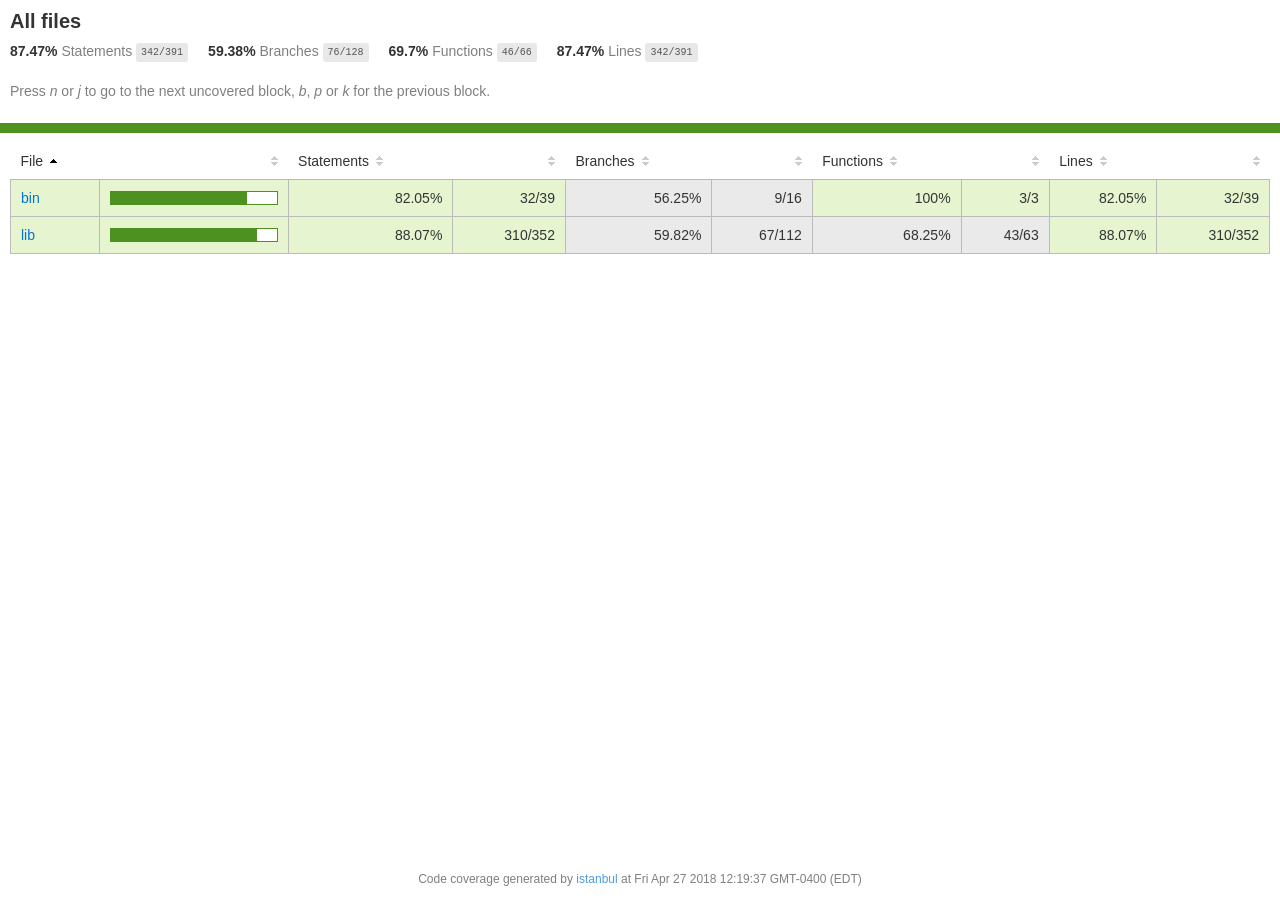
<file: node_modules/vows/coverage/lcov-report/index.html>
<!doctype html>
<html lang="en">
<head>
    <title>Code coverage report for All files</title>
    <meta charset="utf-8" />
    <link rel="stylesheet" href="prettify.css" />
    <link rel="stylesheet" href="base.css" />
    <meta name="viewport" content="width=device-width, initial-scale=1">
    <style type='text/css'>
        .coverage-summary .sorter {
            background-image: url(sort-arrow-sprite.png);
        }
    </style>
</head>
<body>
<div class='wrapper'>
  <div class='pad1'>
    <h1>
      All files
    </h1>
    <div class='clearfix'>
      <div class='fl pad1y space-right2'>
        <span class="strong">87.47% </span>
        <span class="quiet">Statements</span>
        <span class='fraction'>342/391</span>
      </div>
      <div class='fl pad1y space-right2'>
        <span class="strong">59.38% </span>
        <span class="quiet">Branches</span>
        <span class='fraction'>76/128</span>
      </div>
      <div class='fl pad1y space-right2'>
        <span class="strong">69.7% </span>
        <span class="quiet">Functions</span>
        <span class='fraction'>46/66</span>
      </div>
      <div class='fl pad1y space-right2'>
        <span class="strong">87.47% </span>
        <span class="quiet">Lines</span>
        <span class='fraction'>342/391</span>
      </div>
    </div>
    <p class="quiet">
      Press <em>n</em> or <em>j</em> to go to the next uncovered block, <em>b</em>, <em>p</em> or <em>k</em> for the previous block.
    </p>
  </div>
  <div class='status-line high'></div>
<div class="pad1">
<table class="coverage-summary">
<thead>
<tr>
   <th data-col="file" data-fmt="html" data-html="true" class="file">File</th>
   <th data-col="pic" data-type="number" data-fmt="html" data-html="true" class="pic"></th>
   <th data-col="statements" data-type="number" data-fmt="pct" class="pct">Statements</th>
   <th data-col="statements_raw" data-type="number" data-fmt="html" class="abs"></th>
   <th data-col="branches" data-type="number" data-fmt="pct" class="pct">Branches</th>
   <th data-col="branches_raw" data-type="number" data-fmt="html" class="abs"></th>
   <th data-col="functions" data-type="number" data-fmt="pct" class="pct">Functions</th>
   <th data-col="functions_raw" data-type="number" data-fmt="html" class="abs"></th>
   <th data-col="lines" data-type="number" data-fmt="pct" class="pct">Lines</th>
   <th data-col="lines_raw" data-type="number" data-fmt="html" class="abs"></th>
</tr>
</thead>
<tbody><tr>
	<td class="file high" data-value="bin"><a href="bin/index.html">bin</a></td>
	<td data-value="82.05" class="pic high"><div class="chart"><div class="cover-fill" style="width: 82%;"></div><div class="cover-empty" style="width:18%;"></div></div></td>
	<td data-value="82.05" class="pct high">82.05%</td>
	<td data-value="39" class="abs high">32/39</td>
	<td data-value="56.25" class="pct medium">56.25%</td>
	<td data-value="16" class="abs medium">9/16</td>
	<td data-value="100" class="pct high">100%</td>
	<td data-value="3" class="abs high">3/3</td>
	<td data-value="82.05" class="pct high">82.05%</td>
	<td data-value="39" class="abs high">32/39</td>
	</tr>

<tr>
	<td class="file high" data-value="lib"><a href="lib/index.html">lib</a></td>
	<td data-value="88.07" class="pic high"><div class="chart"><div class="cover-fill" style="width: 88%;"></div><div class="cover-empty" style="width:12%;"></div></div></td>
	<td data-value="88.07" class="pct high">88.07%</td>
	<td data-value="352" class="abs high">310/352</td>
	<td data-value="59.82" class="pct medium">59.82%</td>
	<td data-value="112" class="abs medium">67/112</td>
	<td data-value="68.25" class="pct medium">68.25%</td>
	<td data-value="63" class="abs medium">43/63</td>
	<td data-value="88.07" class="pct high">88.07%</td>
	<td data-value="352" class="abs high">310/352</td>
	</tr>

</tbody>
</table>
</div><div class='push'></div><!-- for sticky footer -->
</div><!-- /wrapper -->
<div class='footer quiet pad2 space-top1 center small'>
  Code coverage
  generated by <a href="https://istanbul.js.org/" target="_blank">istanbul</a> at Fri Apr 27 2018 12:19:37 GMT-0400 (EDT)
</div>
</div>
<script src="prettify.js"></script>
<script>
window.onload = function () {
        if (typeof prettyPrint === 'function') {
            prettyPrint();
        }
};
</script>
<script src="sorter.js"></script>
<script src="block-navigation.js"></script>
</body>
</html>
</file>
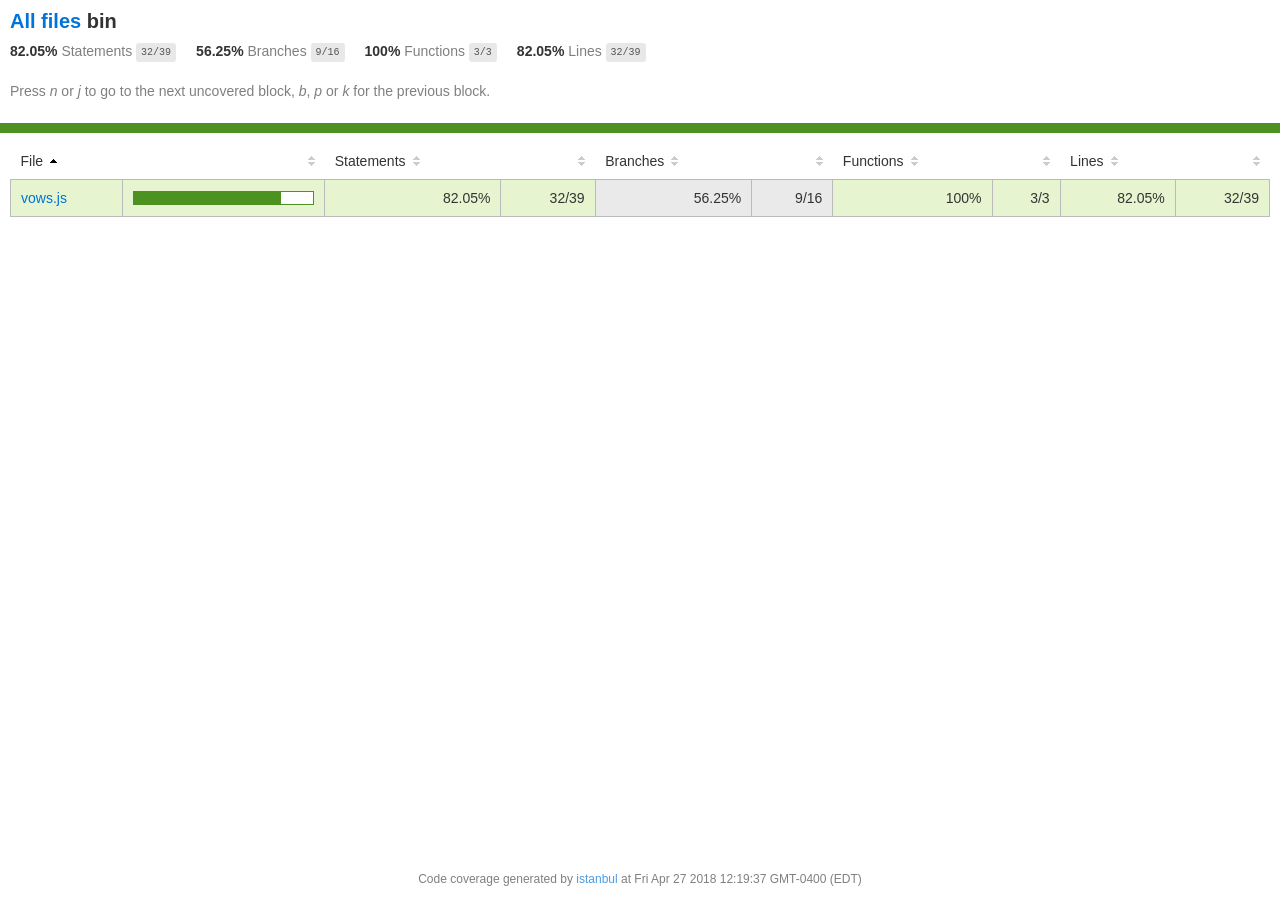
<file: node_modules/vows/coverage/lcov-report/bin/index.html>
<!doctype html>
<html lang="en">
<head>
    <title>Code coverage report for bin</title>
    <meta charset="utf-8" />
    <link rel="stylesheet" href="../prettify.css" />
    <link rel="stylesheet" href="../base.css" />
    <meta name="viewport" content="width=device-width, initial-scale=1">
    <style type='text/css'>
        .coverage-summary .sorter {
            background-image: url(../sort-arrow-sprite.png);
        }
    </style>
</head>
<body>
<div class='wrapper'>
  <div class='pad1'>
    <h1>
      <a href="../index.html">All files</a> bin
    </h1>
    <div class='clearfix'>
      <div class='fl pad1y space-right2'>
        <span class="strong">82.05% </span>
        <span class="quiet">Statements</span>
        <span class='fraction'>32/39</span>
      </div>
      <div class='fl pad1y space-right2'>
        <span class="strong">56.25% </span>
        <span class="quiet">Branches</span>
        <span class='fraction'>9/16</span>
      </div>
      <div class='fl pad1y space-right2'>
        <span class="strong">100% </span>
        <span class="quiet">Functions</span>
        <span class='fraction'>3/3</span>
      </div>
      <div class='fl pad1y space-right2'>
        <span class="strong">82.05% </span>
        <span class="quiet">Lines</span>
        <span class='fraction'>32/39</span>
      </div>
    </div>
    <p class="quiet">
      Press <em>n</em> or <em>j</em> to go to the next uncovered block, <em>b</em>, <em>p</em> or <em>k</em> for the previous block.
    </p>
  </div>
  <div class='status-line high'></div>
<div class="pad1">
<table class="coverage-summary">
<thead>
<tr>
   <th data-col="file" data-fmt="html" data-html="true" class="file">File</th>
   <th data-col="pic" data-type="number" data-fmt="html" data-html="true" class="pic"></th>
   <th data-col="statements" data-type="number" data-fmt="pct" class="pct">Statements</th>
   <th data-col="statements_raw" data-type="number" data-fmt="html" class="abs"></th>
   <th data-col="branches" data-type="number" data-fmt="pct" class="pct">Branches</th>
   <th data-col="branches_raw" data-type="number" data-fmt="html" class="abs"></th>
   <th data-col="functions" data-type="number" data-fmt="pct" class="pct">Functions</th>
   <th data-col="functions_raw" data-type="number" data-fmt="html" class="abs"></th>
   <th data-col="lines" data-type="number" data-fmt="pct" class="pct">Lines</th>
   <th data-col="lines_raw" data-type="number" data-fmt="html" class="abs"></th>
</tr>
</thead>
<tbody><tr>
	<td class="file high" data-value="vows.js"><a href="vows.js.html">vows.js</a></td>
	<td data-value="82.05" class="pic high"><div class="chart"><div class="cover-fill" style="width: 82%;"></div><div class="cover-empty" style="width:18%;"></div></div></td>
	<td data-value="82.05" class="pct high">82.05%</td>
	<td data-value="39" class="abs high">32/39</td>
	<td data-value="56.25" class="pct medium">56.25%</td>
	<td data-value="16" class="abs medium">9/16</td>
	<td data-value="100" class="pct high">100%</td>
	<td data-value="3" class="abs high">3/3</td>
	<td data-value="82.05" class="pct high">82.05%</td>
	<td data-value="39" class="abs high">32/39</td>
	</tr>

</tbody>
</table>
</div><div class='push'></div><!-- for sticky footer -->
</div><!-- /wrapper -->
<div class='footer quiet pad2 space-top1 center small'>
  Code coverage
  generated by <a href="https://istanbul.js.org/" target="_blank">istanbul</a> at Fri Apr 27 2018 12:19:37 GMT-0400 (EDT)
</div>
</div>
<script src="../prettify.js"></script>
<script>
window.onload = function () {
        if (typeof prettyPrint === 'function') {
            prettyPrint();
        }
};
</script>
<script src="../sorter.js"></script>
<script src="../block-navigation.js"></script>
</body>
</html>
</file>
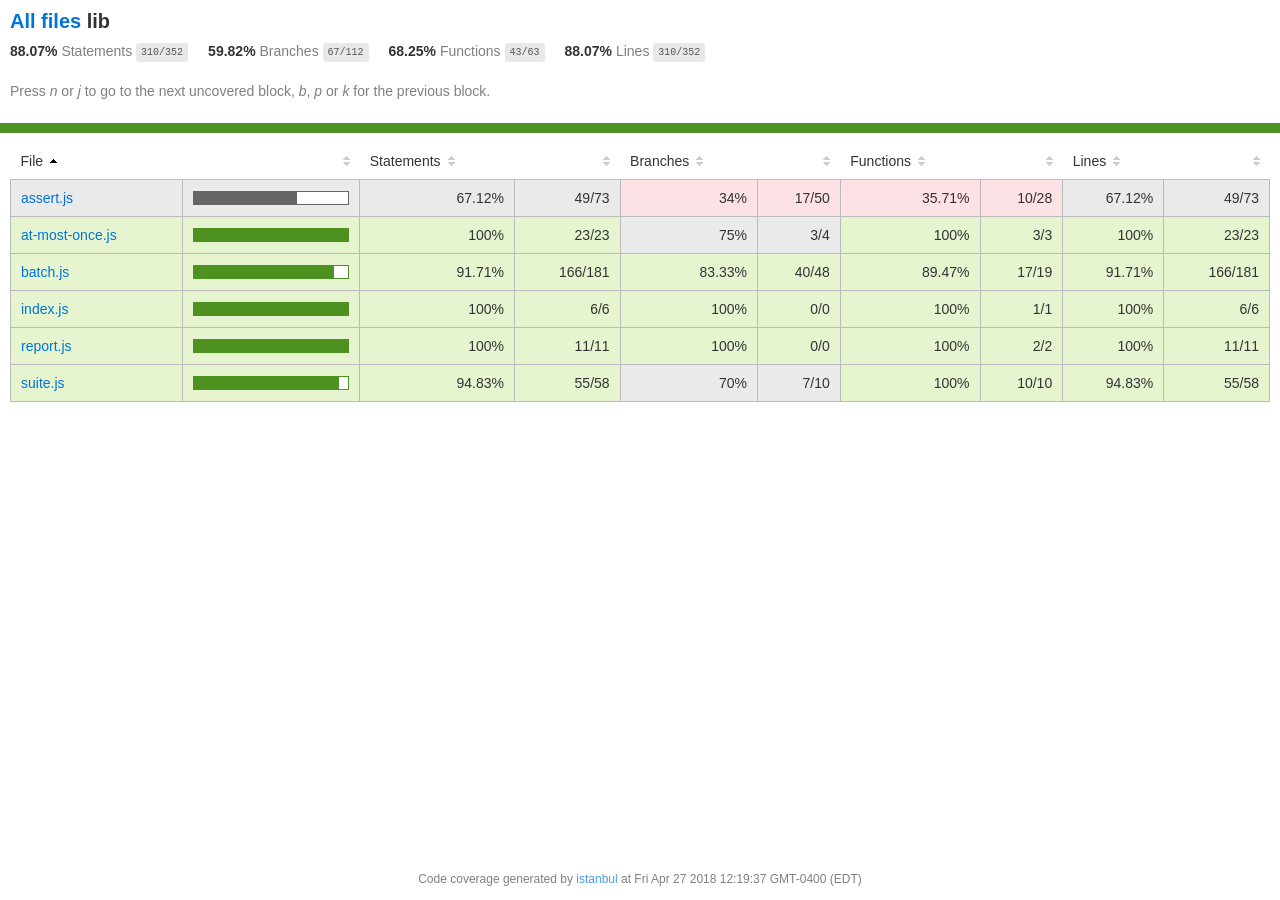
<file: node_modules/vows/coverage/lcov-report/lib/index.html>
<!doctype html>
<html lang="en">
<head>
    <title>Code coverage report for lib</title>
    <meta charset="utf-8" />
    <link rel="stylesheet" href="../prettify.css" />
    <link rel="stylesheet" href="../base.css" />
    <meta name="viewport" content="width=device-width, initial-scale=1">
    <style type='text/css'>
        .coverage-summary .sorter {
            background-image: url(../sort-arrow-sprite.png);
        }
    </style>
</head>
<body>
<div class='wrapper'>
  <div class='pad1'>
    <h1>
      <a href="../index.html">All files</a> lib
    </h1>
    <div class='clearfix'>
      <div class='fl pad1y space-right2'>
        <span class="strong">88.07% </span>
        <span class="quiet">Statements</span>
        <span class='fraction'>310/352</span>
      </div>
      <div class='fl pad1y space-right2'>
        <span class="strong">59.82% </span>
        <span class="quiet">Branches</span>
        <span class='fraction'>67/112</span>
      </div>
      <div class='fl pad1y space-right2'>
        <span class="strong">68.25% </span>
        <span class="quiet">Functions</span>
        <span class='fraction'>43/63</span>
      </div>
      <div class='fl pad1y space-right2'>
        <span class="strong">88.07% </span>
        <span class="quiet">Lines</span>
        <span class='fraction'>310/352</span>
      </div>
    </div>
    <p class="quiet">
      Press <em>n</em> or <em>j</em> to go to the next uncovered block, <em>b</em>, <em>p</em> or <em>k</em> for the previous block.
    </p>
  </div>
  <div class='status-line high'></div>
<div class="pad1">
<table class="coverage-summary">
<thead>
<tr>
   <th data-col="file" data-fmt="html" data-html="true" class="file">File</th>
   <th data-col="pic" data-type="number" data-fmt="html" data-html="true" class="pic"></th>
   <th data-col="statements" data-type="number" data-fmt="pct" class="pct">Statements</th>
   <th data-col="statements_raw" data-type="number" data-fmt="html" class="abs"></th>
   <th data-col="branches" data-type="number" data-fmt="pct" class="pct">Branches</th>
   <th data-col="branches_raw" data-type="number" data-fmt="html" class="abs"></th>
   <th data-col="functions" data-type="number" data-fmt="pct" class="pct">Functions</th>
   <th data-col="functions_raw" data-type="number" data-fmt="html" class="abs"></th>
   <th data-col="lines" data-type="number" data-fmt="pct" class="pct">Lines</th>
   <th data-col="lines_raw" data-type="number" data-fmt="html" class="abs"></th>
</tr>
</thead>
<tbody><tr>
	<td class="file medium" data-value="assert.js"><a href="assert.js.html">assert.js</a></td>
	<td data-value="67.12" class="pic medium"><div class="chart"><div class="cover-fill" style="width: 67%;"></div><div class="cover-empty" style="width:33%;"></div></div></td>
	<td data-value="67.12" class="pct medium">67.12%</td>
	<td data-value="73" class="abs medium">49/73</td>
	<td data-value="34" class="pct low">34%</td>
	<td data-value="50" class="abs low">17/50</td>
	<td data-value="35.71" class="pct low">35.71%</td>
	<td data-value="28" class="abs low">10/28</td>
	<td data-value="67.12" class="pct medium">67.12%</td>
	<td data-value="73" class="abs medium">49/73</td>
	</tr>

<tr>
	<td class="file high" data-value="at-most-once.js"><a href="at-most-once.js.html">at-most-once.js</a></td>
	<td data-value="100" class="pic high"><div class="chart"><div class="cover-fill cover-full" style="width: 100%;"></div><div class="cover-empty" style="width:0%;"></div></div></td>
	<td data-value="100" class="pct high">100%</td>
	<td data-value="23" class="abs high">23/23</td>
	<td data-value="75" class="pct medium">75%</td>
	<td data-value="4" class="abs medium">3/4</td>
	<td data-value="100" class="pct high">100%</td>
	<td data-value="3" class="abs high">3/3</td>
	<td data-value="100" class="pct high">100%</td>
	<td data-value="23" class="abs high">23/23</td>
	</tr>

<tr>
	<td class="file high" data-value="batch.js"><a href="batch.js.html">batch.js</a></td>
	<td data-value="91.71" class="pic high"><div class="chart"><div class="cover-fill" style="width: 91%;"></div><div class="cover-empty" style="width:9%;"></div></div></td>
	<td data-value="91.71" class="pct high">91.71%</td>
	<td data-value="181" class="abs high">166/181</td>
	<td data-value="83.33" class="pct high">83.33%</td>
	<td data-value="48" class="abs high">40/48</td>
	<td data-value="89.47" class="pct high">89.47%</td>
	<td data-value="19" class="abs high">17/19</td>
	<td data-value="91.71" class="pct high">91.71%</td>
	<td data-value="181" class="abs high">166/181</td>
	</tr>

<tr>
	<td class="file high" data-value="index.js"><a href="index.js.html">index.js</a></td>
	<td data-value="100" class="pic high"><div class="chart"><div class="cover-fill cover-full" style="width: 100%;"></div><div class="cover-empty" style="width:0%;"></div></div></td>
	<td data-value="100" class="pct high">100%</td>
	<td data-value="6" class="abs high">6/6</td>
	<td data-value="100" class="pct high">100%</td>
	<td data-value="0" class="abs high">0/0</td>
	<td data-value="100" class="pct high">100%</td>
	<td data-value="1" class="abs high">1/1</td>
	<td data-value="100" class="pct high">100%</td>
	<td data-value="6" class="abs high">6/6</td>
	</tr>

<tr>
	<td class="file high" data-value="report.js"><a href="report.js.html">report.js</a></td>
	<td data-value="100" class="pic high"><div class="chart"><div class="cover-fill cover-full" style="width: 100%;"></div><div class="cover-empty" style="width:0%;"></div></div></td>
	<td data-value="100" class="pct high">100%</td>
	<td data-value="11" class="abs high">11/11</td>
	<td data-value="100" class="pct high">100%</td>
	<td data-value="0" class="abs high">0/0</td>
	<td data-value="100" class="pct high">100%</td>
	<td data-value="2" class="abs high">2/2</td>
	<td data-value="100" class="pct high">100%</td>
	<td data-value="11" class="abs high">11/11</td>
	</tr>

<tr>
	<td class="file high" data-value="suite.js"><a href="suite.js.html">suite.js</a></td>
	<td data-value="94.83" class="pic high"><div class="chart"><div class="cover-fill" style="width: 94%;"></div><div class="cover-empty" style="width:6%;"></div></div></td>
	<td data-value="94.83" class="pct high">94.83%</td>
	<td data-value="58" class="abs high">55/58</td>
	<td data-value="70" class="pct medium">70%</td>
	<td data-value="10" class="abs medium">7/10</td>
	<td data-value="100" class="pct high">100%</td>
	<td data-value="10" class="abs high">10/10</td>
	<td data-value="94.83" class="pct high">94.83%</td>
	<td data-value="58" class="abs high">55/58</td>
	</tr>

</tbody>
</table>
</div><div class='push'></div><!-- for sticky footer -->
</div><!-- /wrapper -->
<div class='footer quiet pad2 space-top1 center small'>
  Code coverage
  generated by <a href="https://istanbul.js.org/" target="_blank">istanbul</a> at Fri Apr 27 2018 12:19:37 GMT-0400 (EDT)
</div>
</div>
<script src="../prettify.js"></script>
<script>
window.onload = function () {
        if (typeof prettyPrint === 'function') {
            prettyPrint();
        }
};
</script>
<script src="../sorter.js"></script>
<script src="../block-navigation.js"></script>
</body>
</html>
</file>
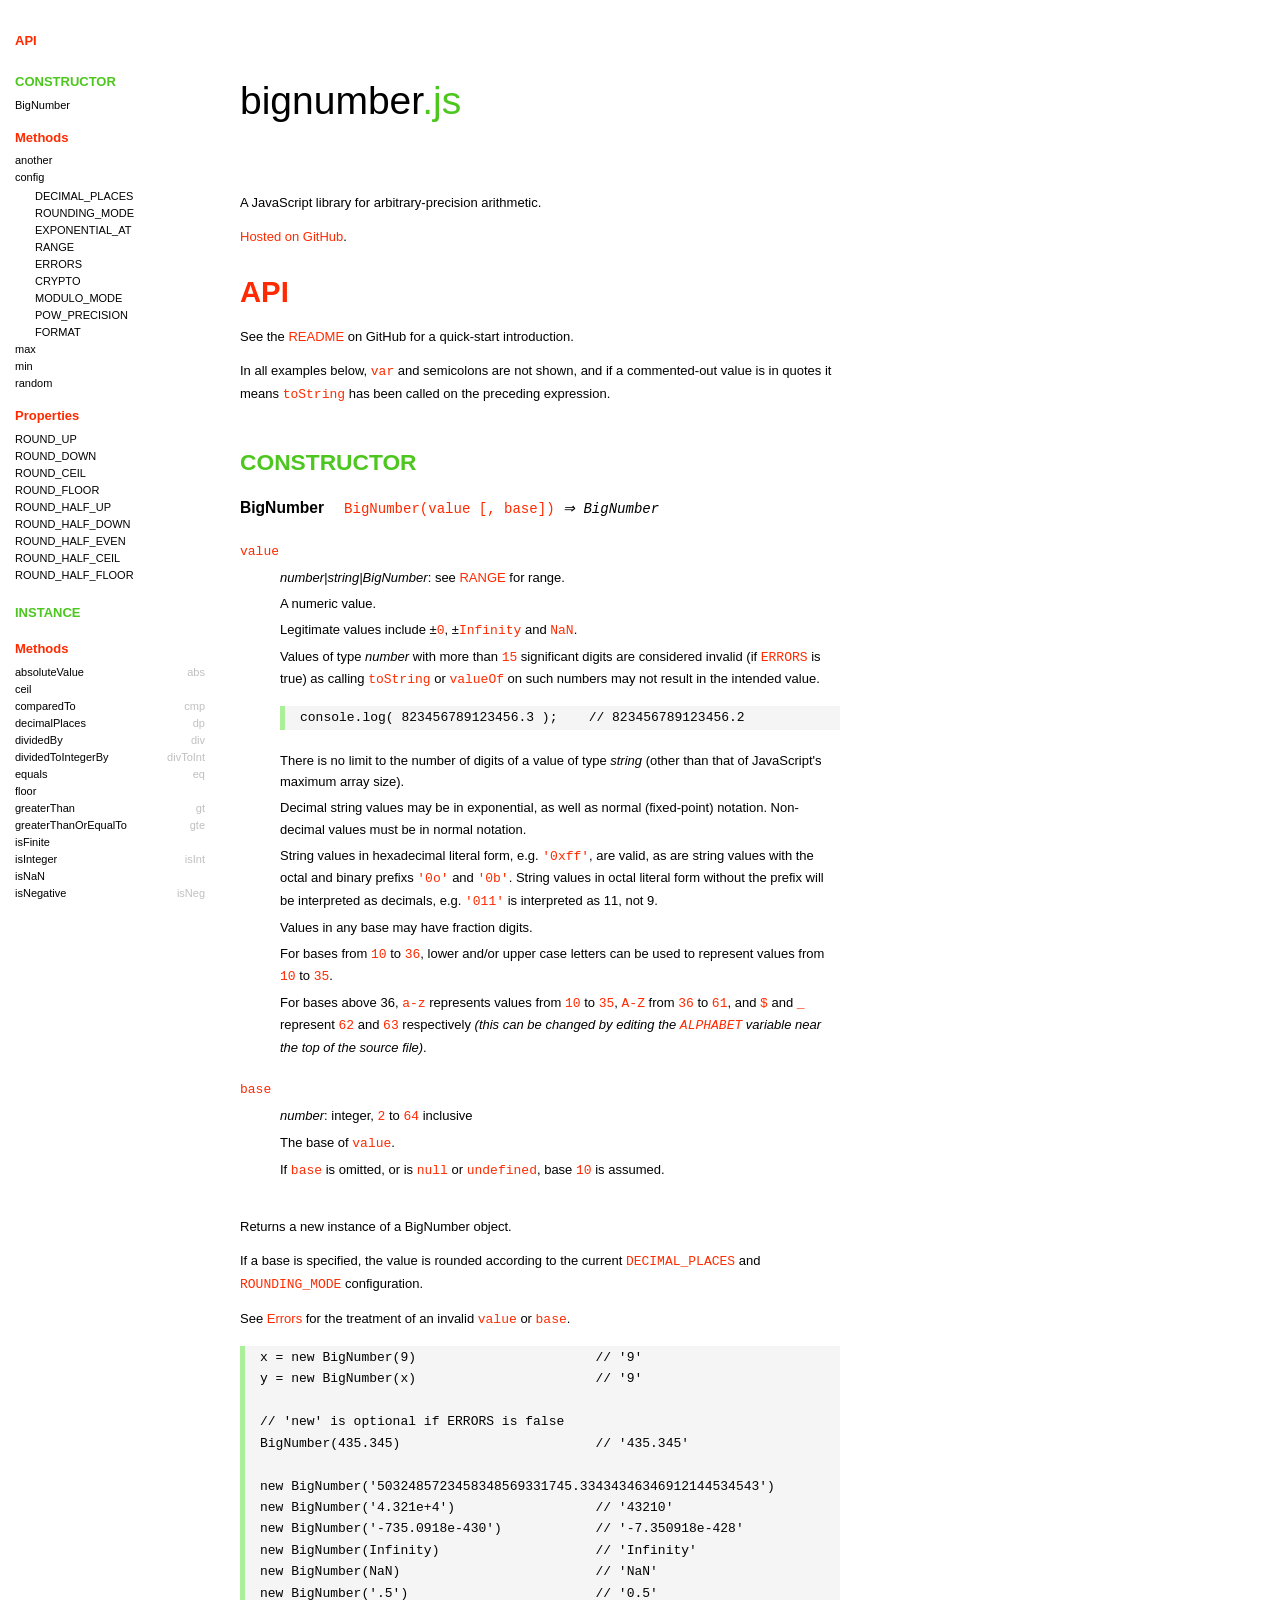
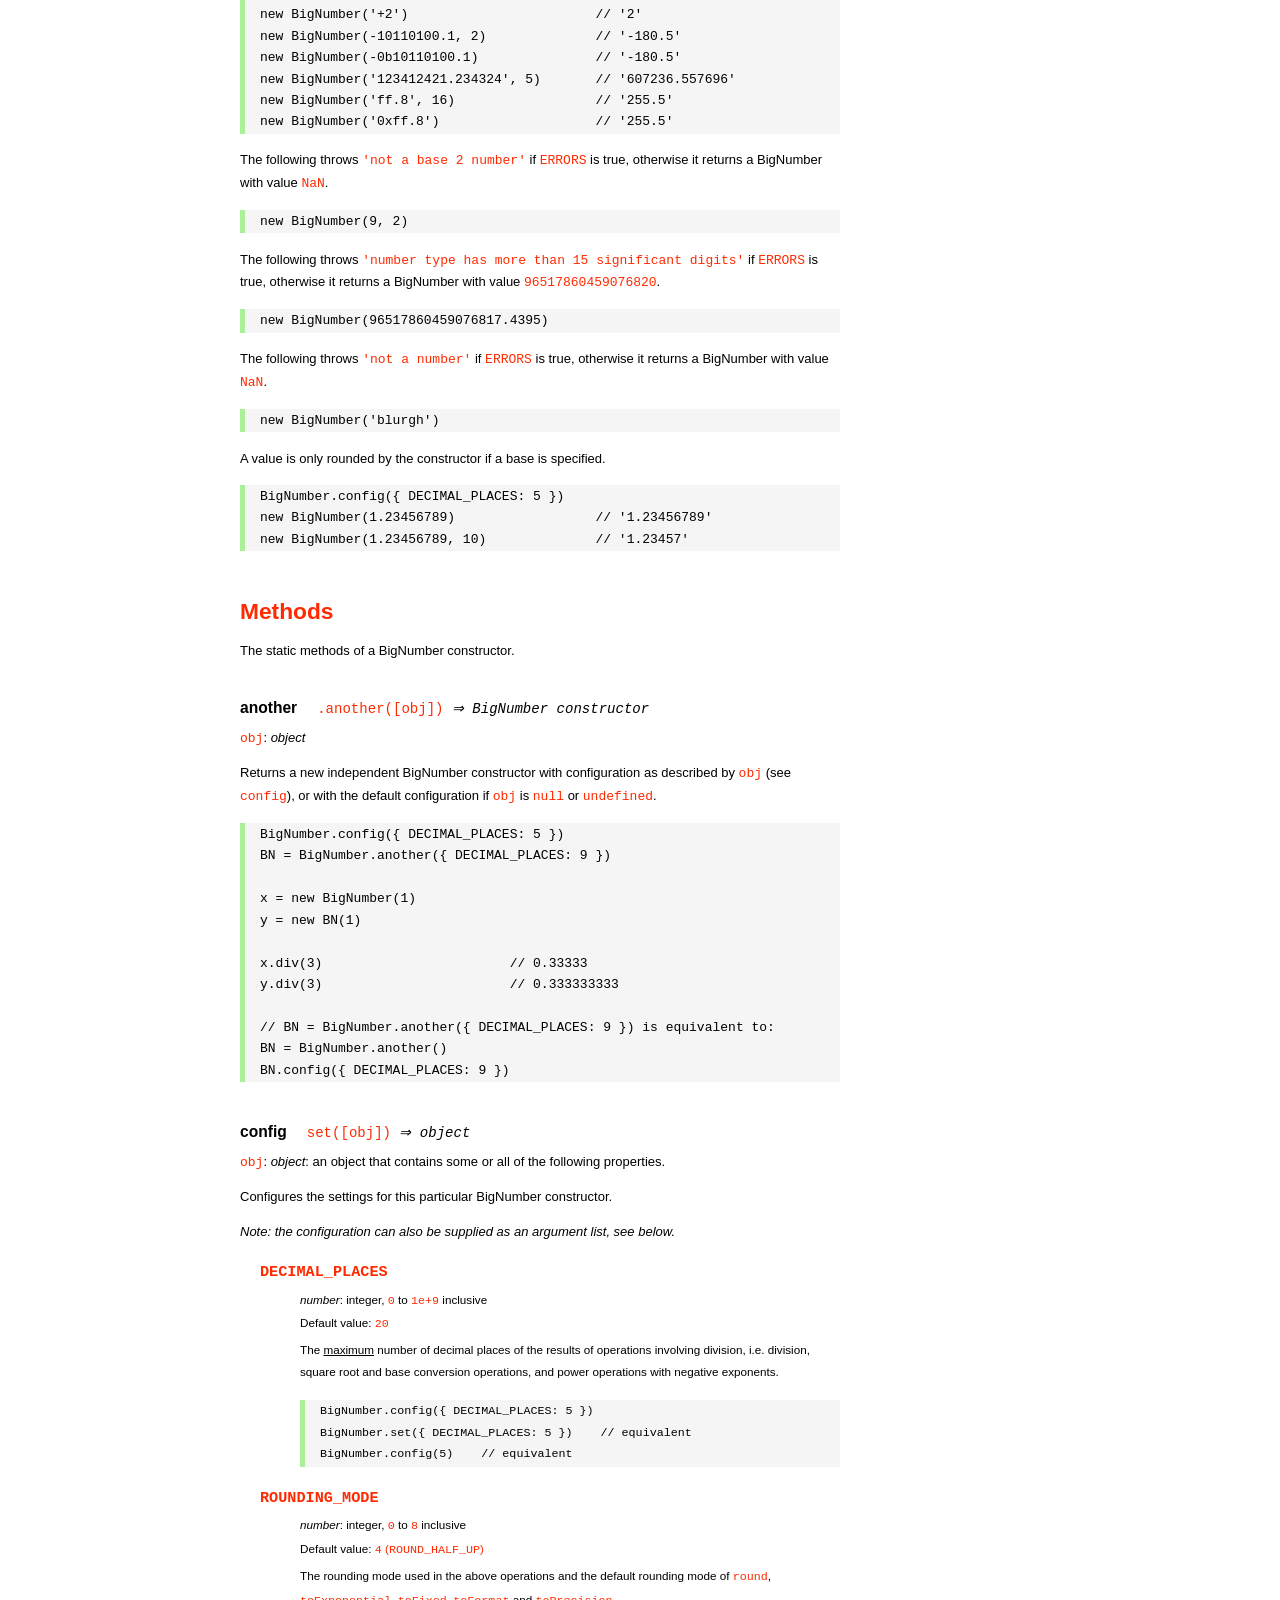
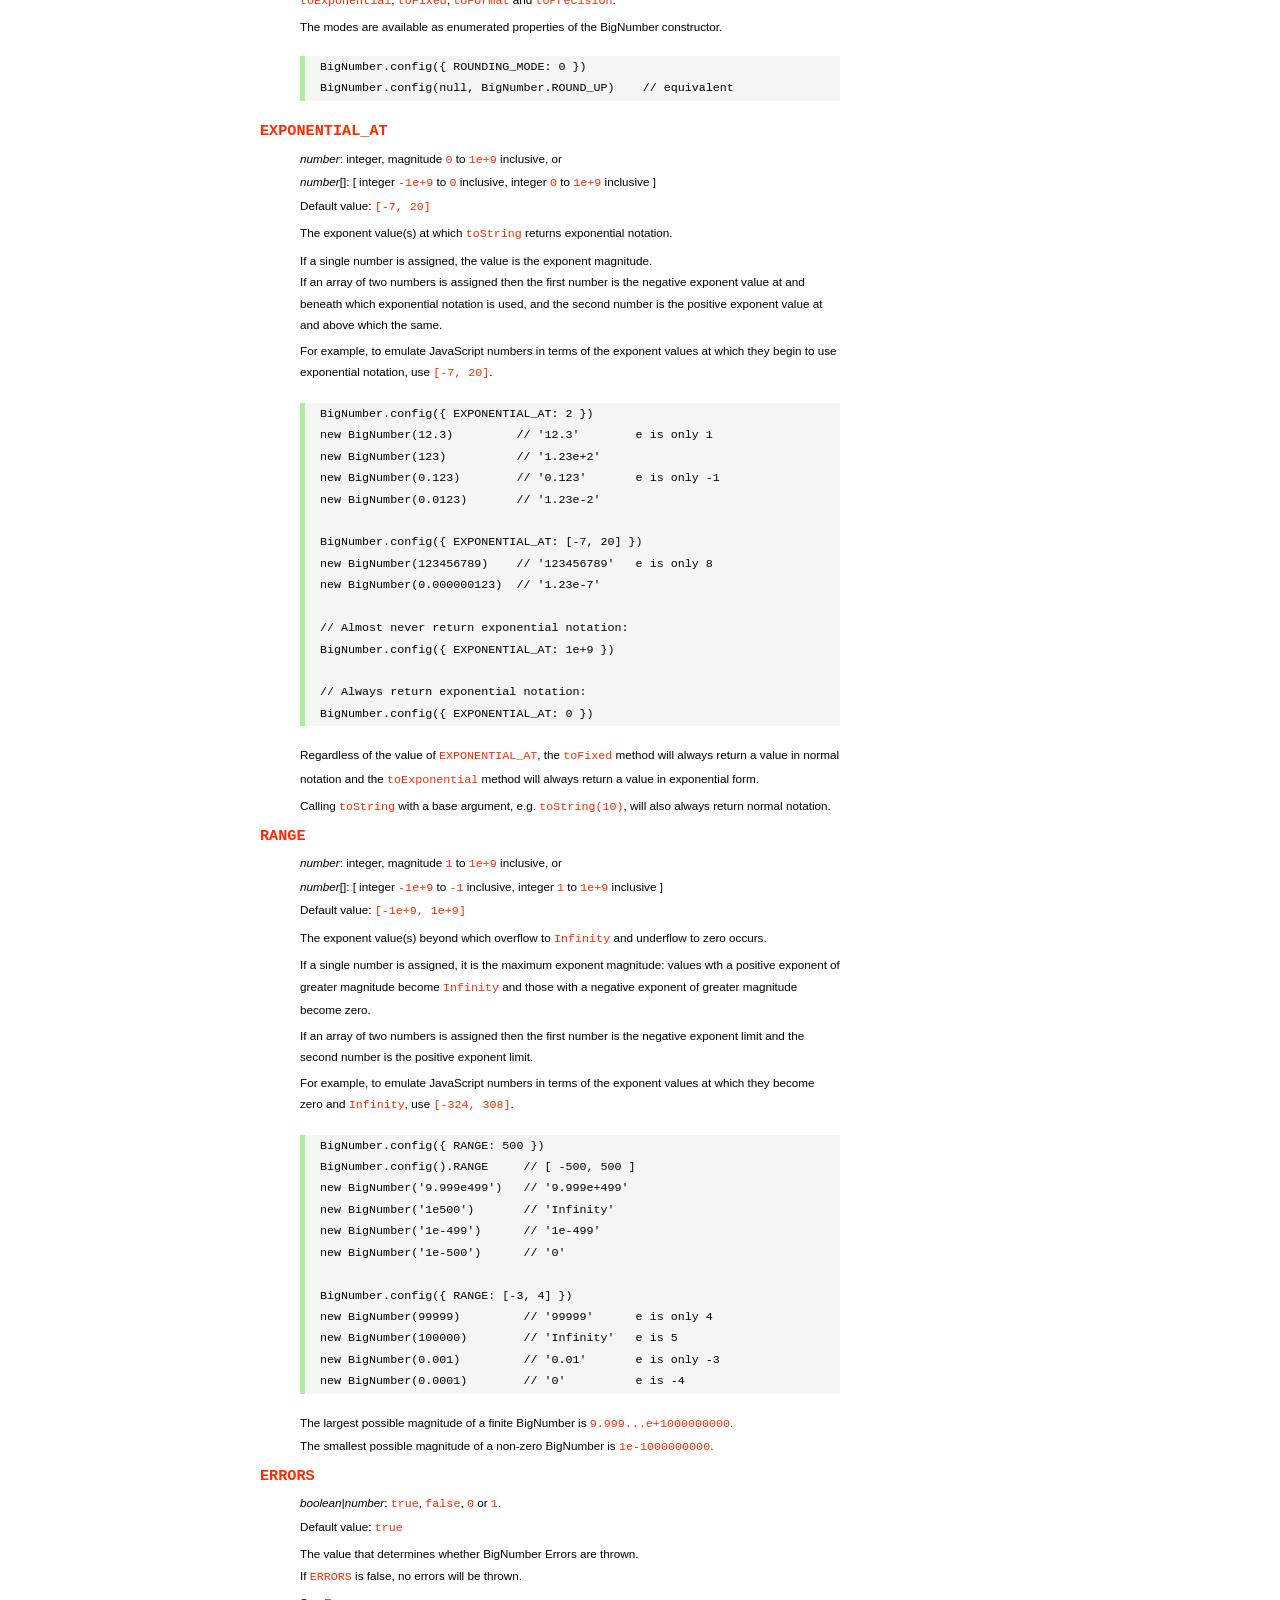
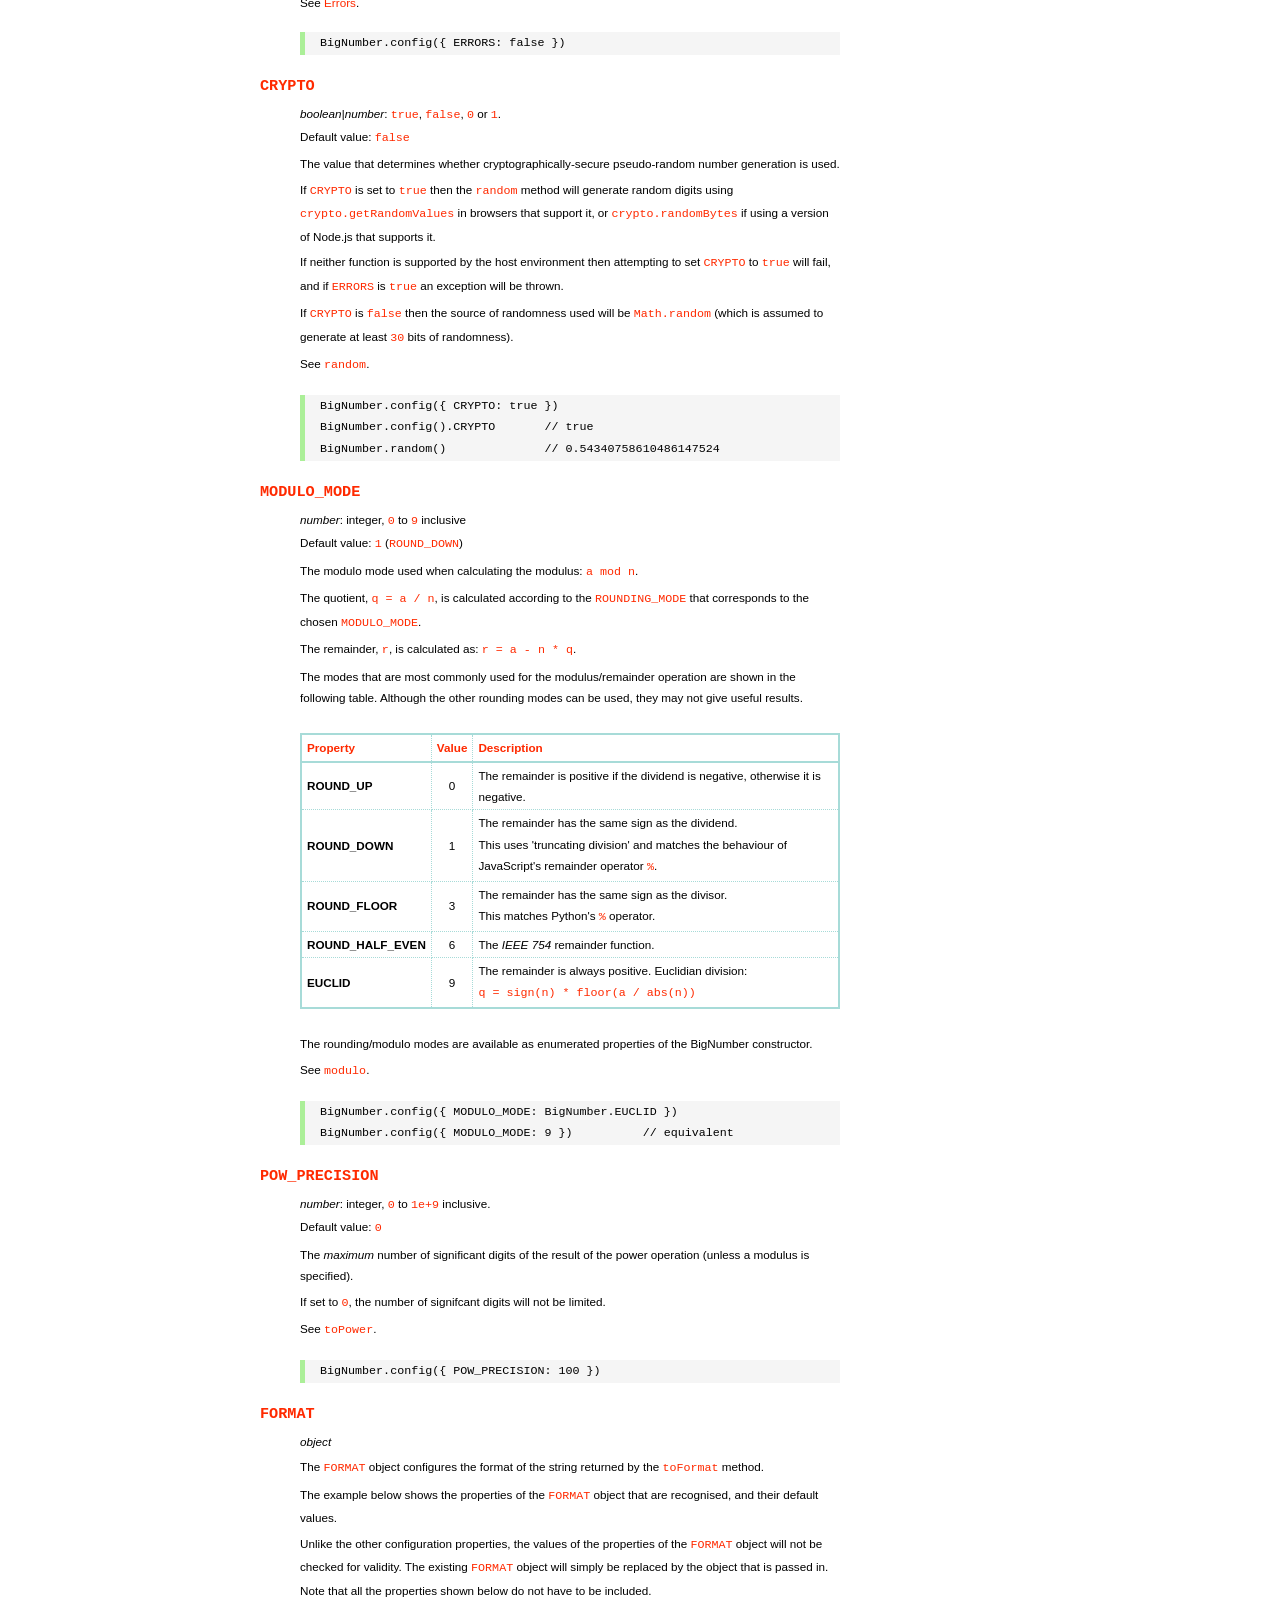
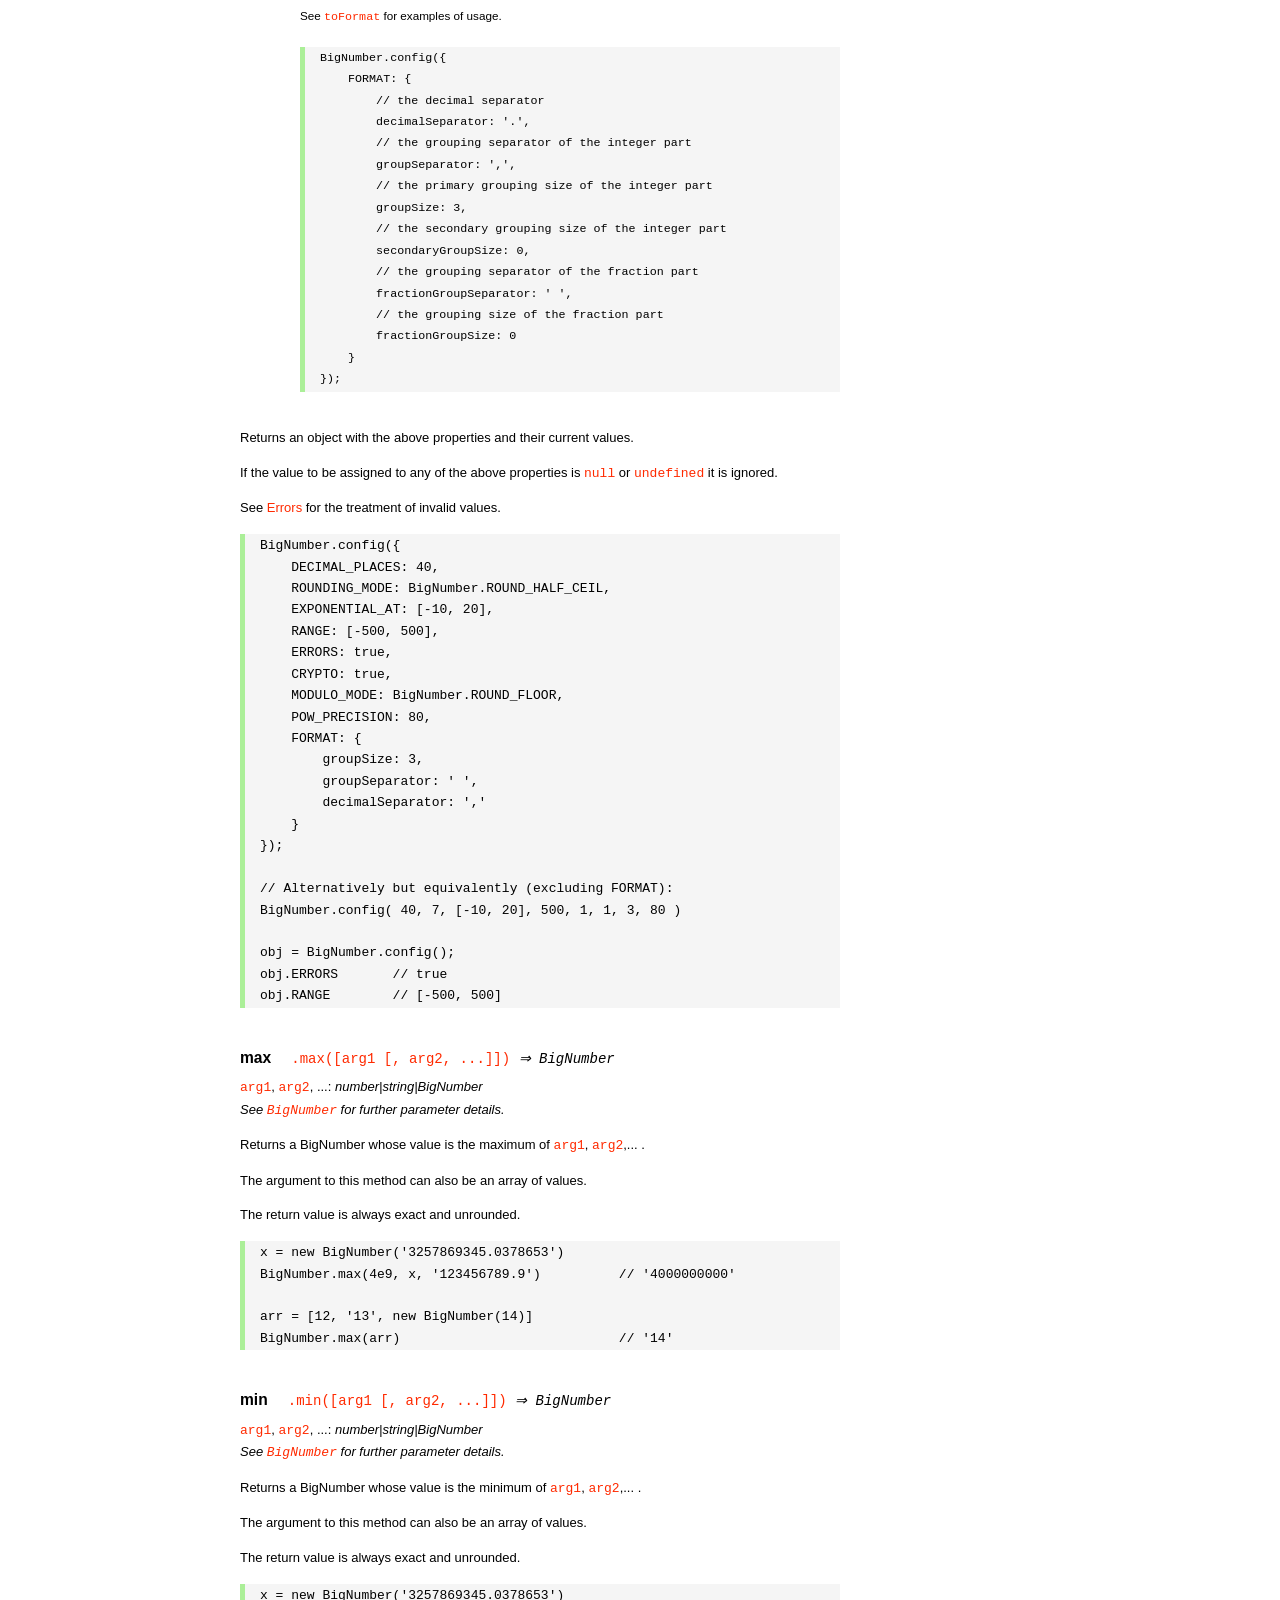
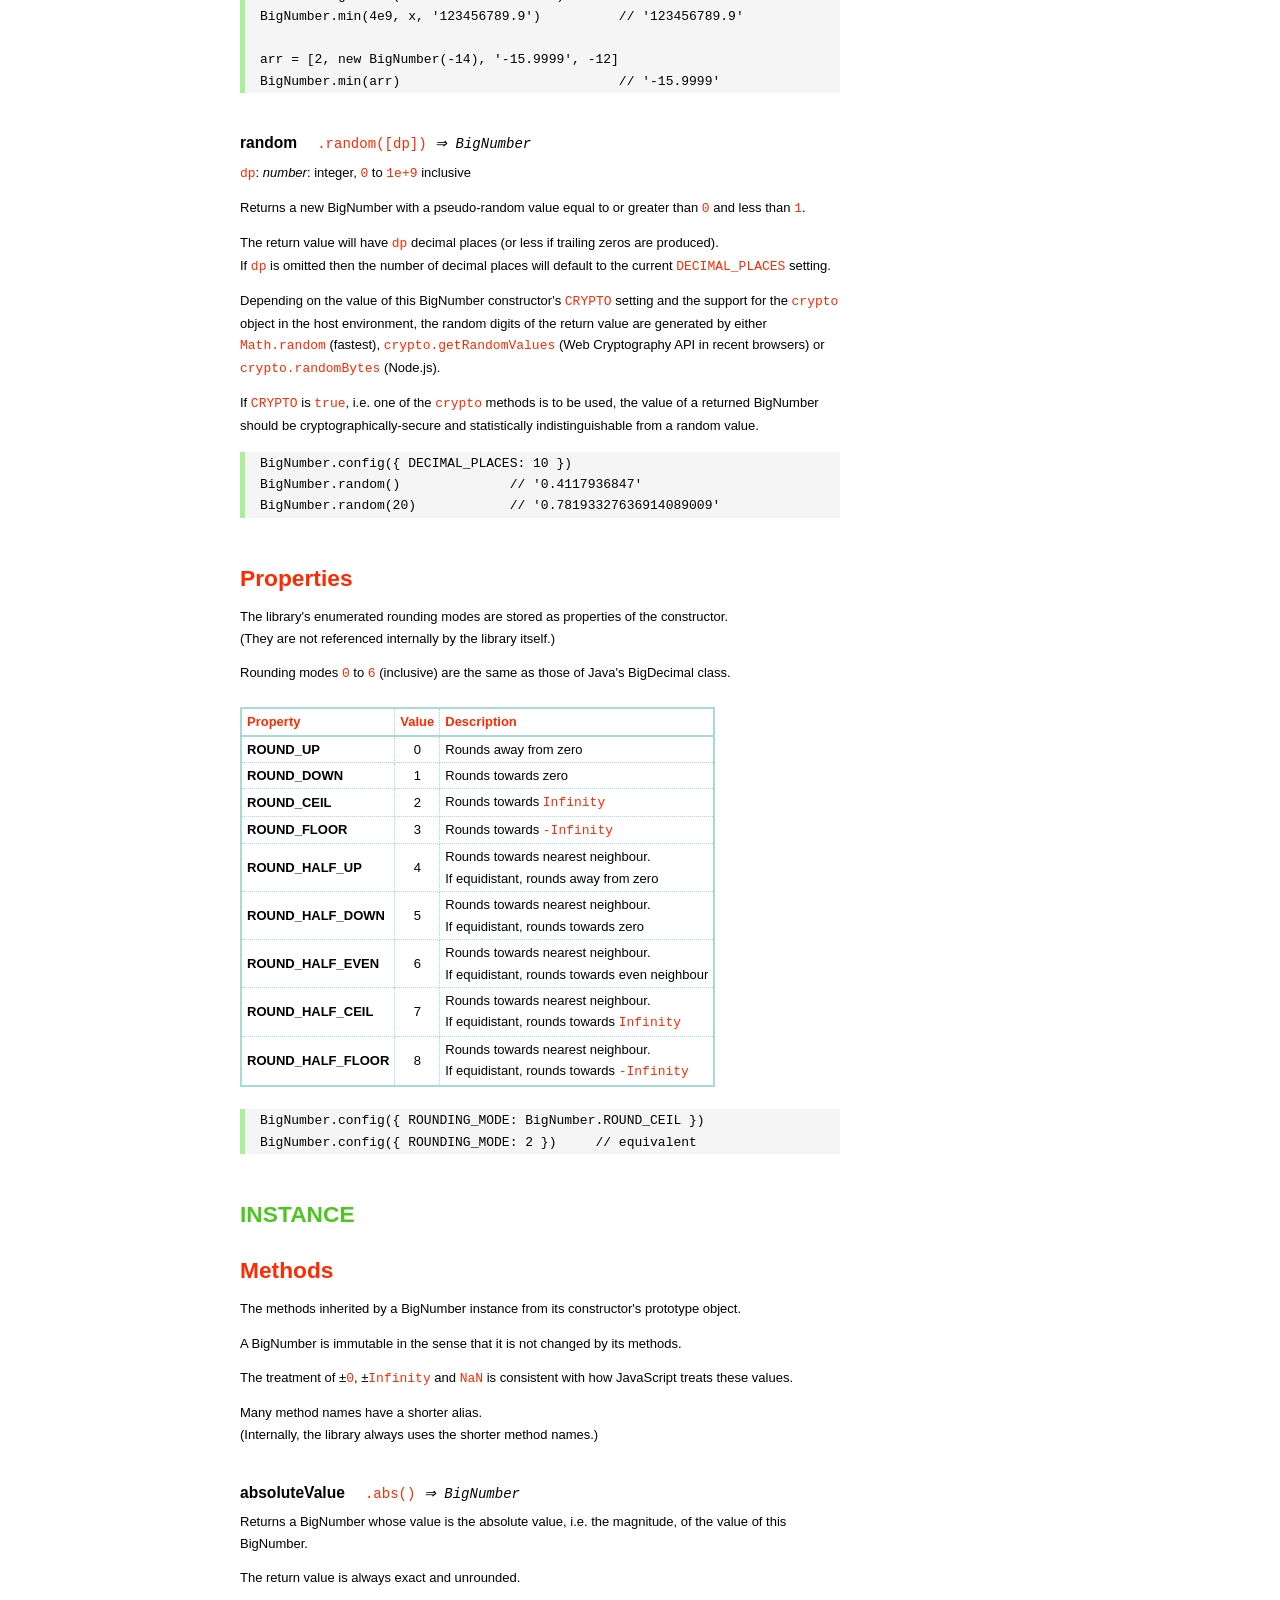
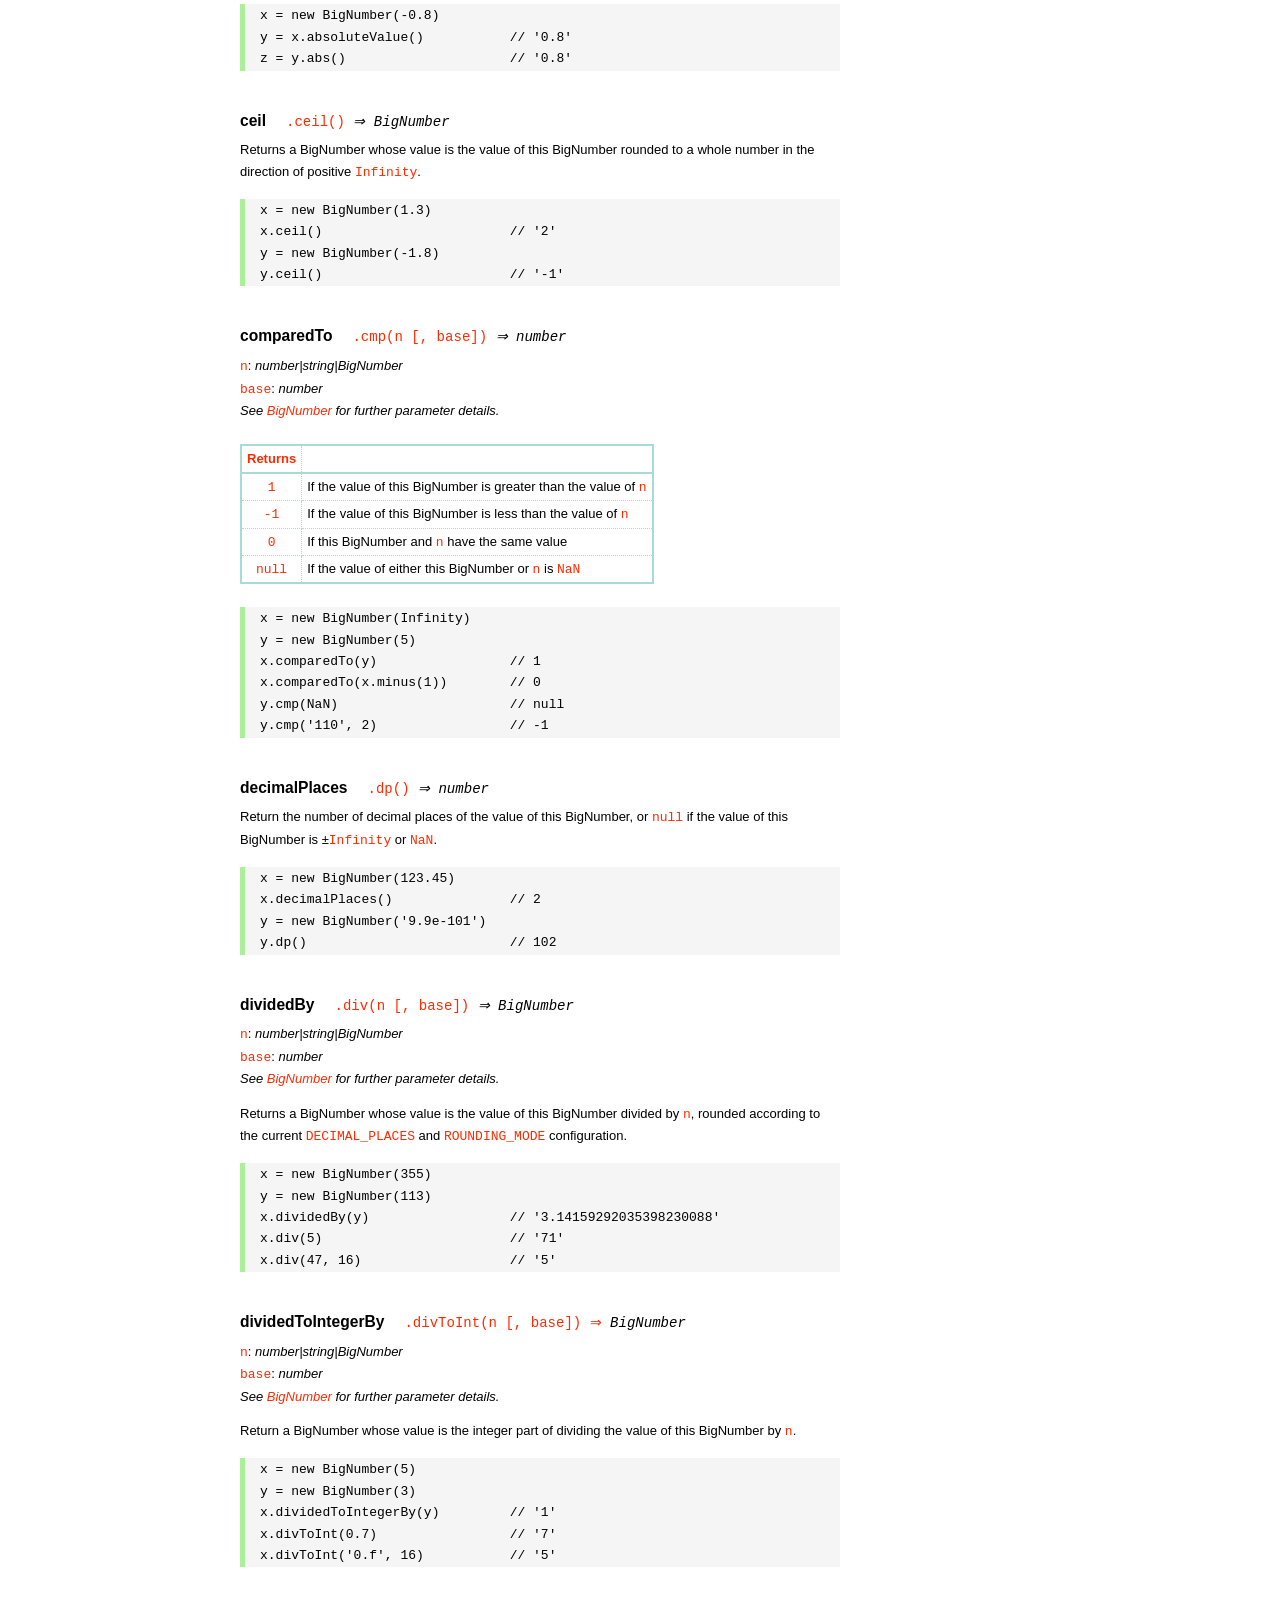
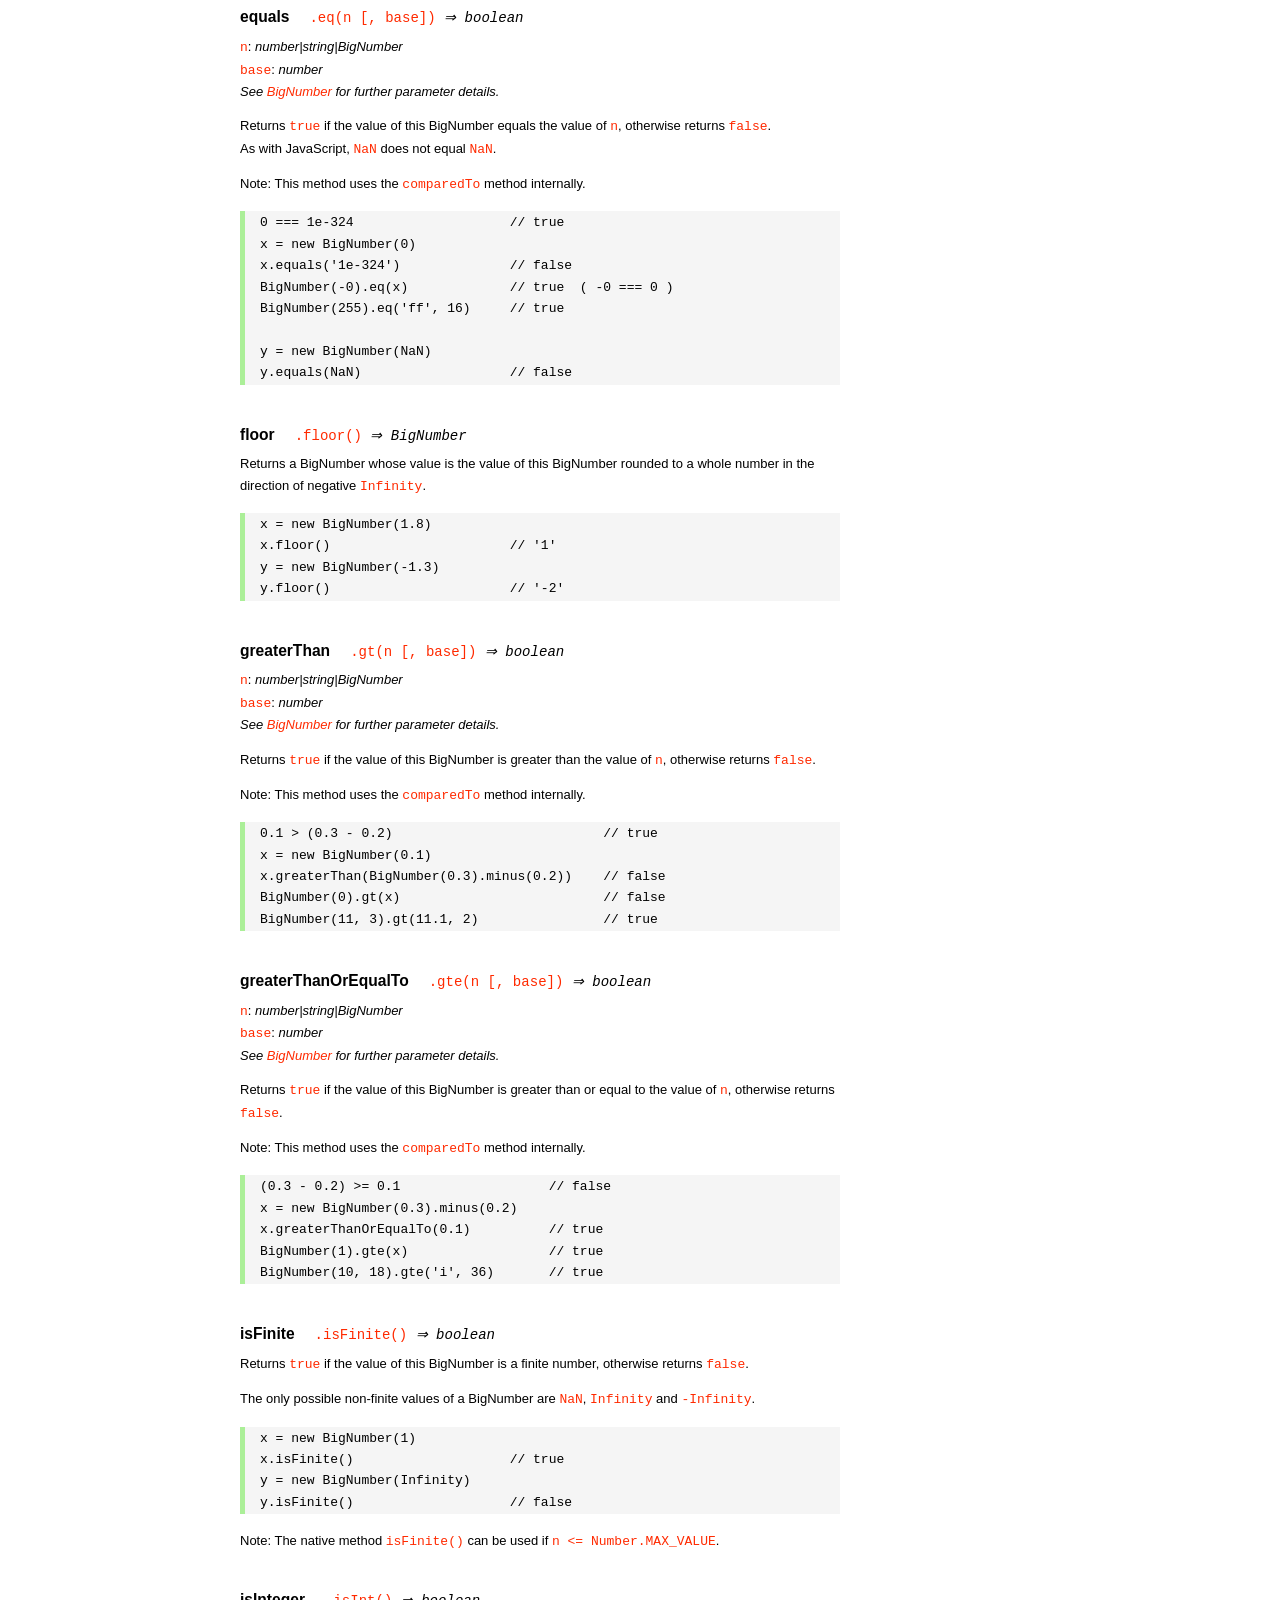
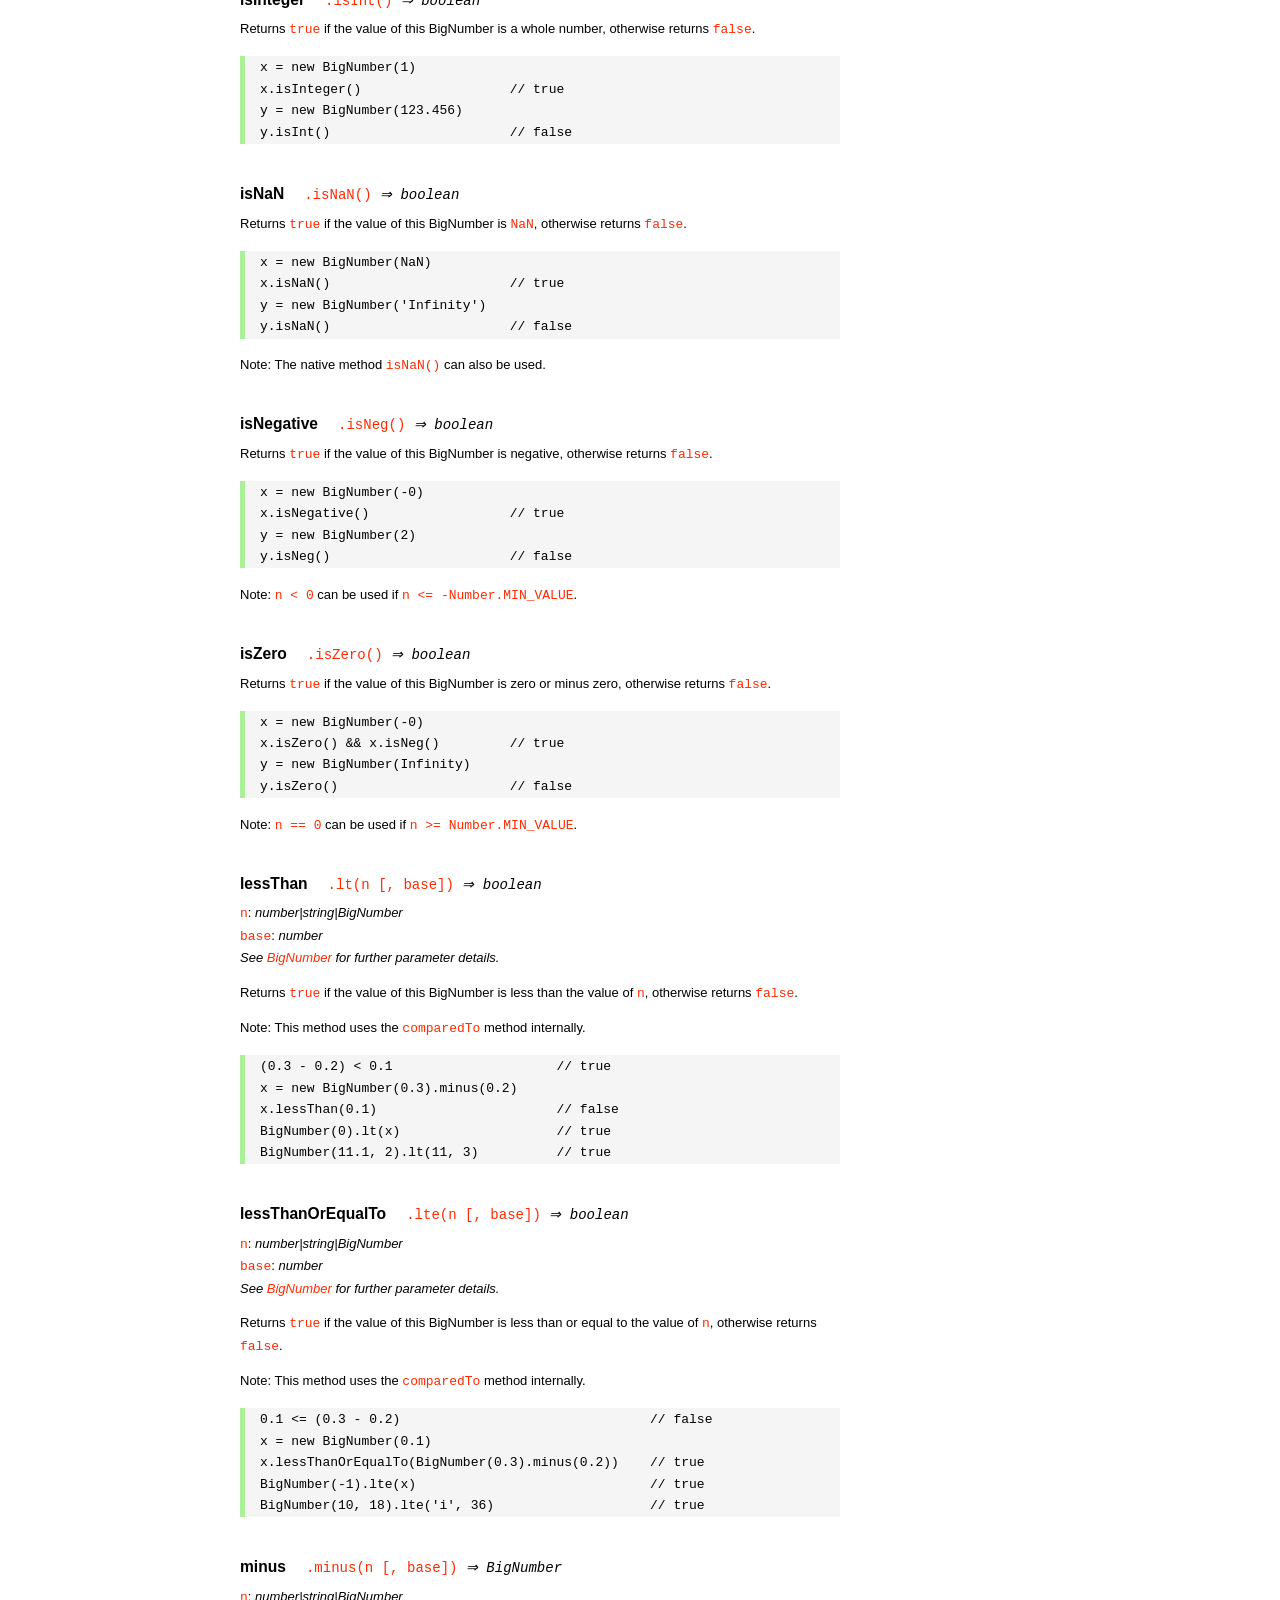
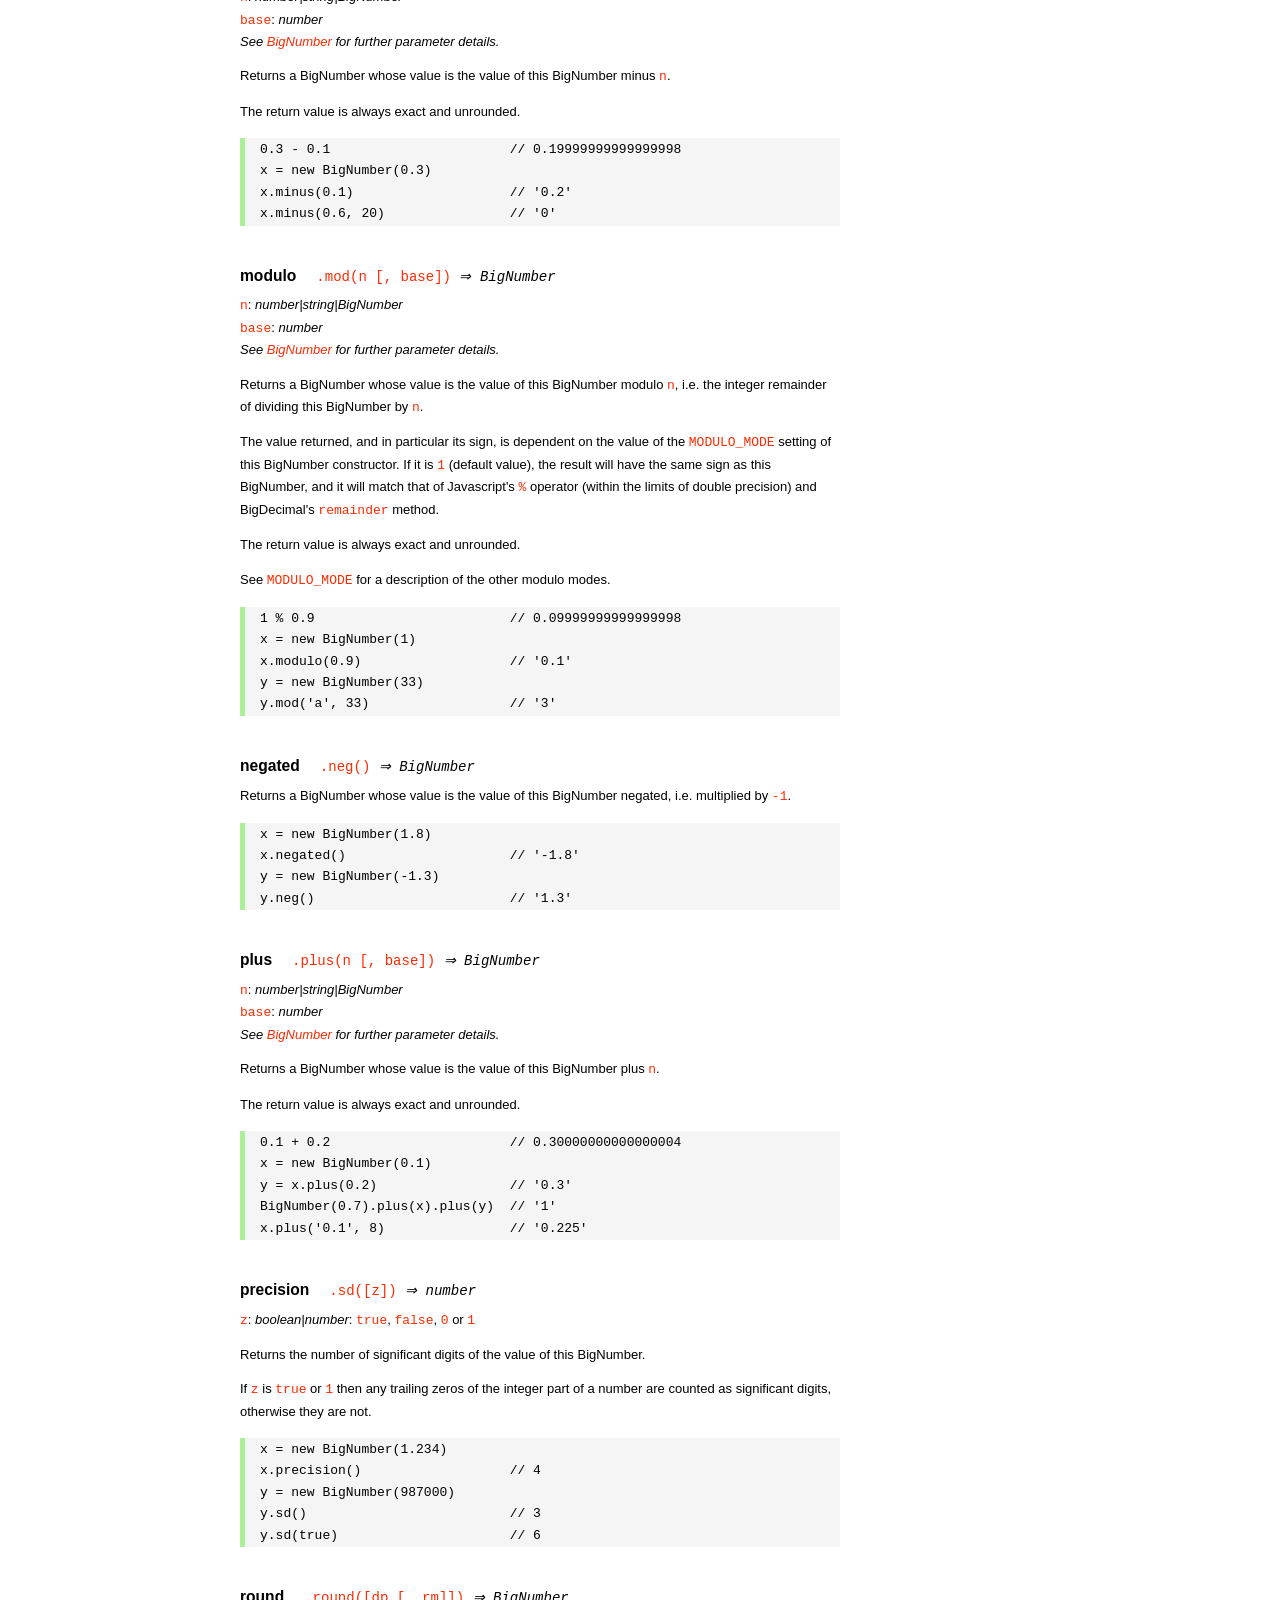
<file: node_modules/mysql/node_modules/bignumber.js/doc/API.html>
<!DOCTYPE HTML>
<html>
<head>
<meta charset="utf-8">
<meta http-equiv="X-UA-Compatible" content="IE=edge">
<meta name="Author" content="M Mclaughlin">
<title>bignumber.js API</title>
<style>
html{font-size:100%}
body{background:#fff;font-family:"Helvetica Neue",Helvetica,Arial,sans-serif;font-size:13px;
  line-height:1.65em;min-height:100%;margin:0}
body,i{color:#000}
.nav{background:#fff;position:fixed;top:0;bottom:0;left:0;width:200px;overflow-y:auto;
  padding:15px 0 30px 15px}
div.container{width:600px;margin:50px 0 50px 240px}
p{margin:0 0 1em;width:600px}
pre,ul{margin:1em 0}
h1,h2,h3,h4,h5{margin:0;padding:1.5em 0 0}
h1,h2{padding:.75em 0}
h1{font:400 3em Verdana,sans-serif;color:#000;margin-bottom:1em}
h2{font-size:2.25em;color:#ff2a00}
h3{font-size:1.75em;color:#4dc71f}
h4{font-size:1.75em;color:#ff2a00;padding-bottom:.75em}
h5{font-size:1.2em;margin-bottom:.4em}
h6{font-size:1.1em;margin-bottom:0.8em;padding:0.5em 0}
dd{padding-top:.35em}
dt{padding-top:.5em}
b{font-weight:700}
dt b{font-size:1.3em}
a,a:visited{color:#ff2a00;text-decoration:none}
a:active,a:hover{outline:0;text-decoration:underline}
.nav a,.nav b,.nav a:visited{display:block;color:#ff2a00;font-weight:700; margin-top:15px}
.nav b{color:#4dc71f;margin-top:20px;cursor:default;width:auto}
ul{list-style-type:none;padding:0 0 0 20px}
.nav ul{line-height:14px;padding-left:0;margin:5px 0 0}
.nav ul a,.nav ul a:visited,span{display:inline;color:#000;font-family:Verdana,Geneva,sans-serif;
  font-size:11px;font-weight:400;margin:0}
.inset,ul.inset{margin-left:20px}
.inset{font-size:.9em}
.nav li{width:auto;margin:0 0 3px}
.alias{font-style:italic;margin-left:20px}
table{border-collapse:collapse;border-spacing:0;border:2px solid #a7dbd8;margin:1.75em 0;padding:0}
td,th{text-align:left;margin:0;padding:2px 5px;border:1px dotted #a7dbd8}
th{border-top:2px solid #a7dbd8;border-bottom:2px solid #a7dbd8;color:#ff2a00}
code,pre{font-family:Consolas, monaco, monospace;font-weight:400}
pre{background:#f5f5f5;white-space:pre-wrap;word-wrap:break-word;border-left:5px solid #abef98;
  padding:1px 0 1px 15px;margin:1.2em 0}
code,.nav-title{color:#ff2a00}
.end{margin-bottom:25px}
.centre{text-align:center}
.error-table{font-size:13px;width:100%}
#faq{margin:3em 0 0}
li span{float:right;margin-right:10px;color:#c0c0c0}
#js{font:inherit;color:#4dc71f}
</style>
</head>
<body>

  <div class="nav">

    <a class='nav-title' href="#">API</a>

    <b> CONSTRUCTOR </b>
    <ul>
      <li><a href="#bignumber">BigNumber</a></li>
    </ul>

    <a href="#methods">Methods</a>
    <ul>
      <li><a href="#another">another</a></li>
      <li><a href="#config" >config</a></li>
      <li>
        <ul class="inset">
          <li><a href="#decimal-places">DECIMAL_PLACES</a></li>
          <li><a href="#rounding-mode" >ROUNDING_MODE</a></li>
          <li><a href="#exponential-at">EXPONENTIAL_AT</a></li>
          <li><a href="#range"         >RANGE</a></li>
          <li><a href="#errors"        >ERRORS</a></li>
          <li><a href="#crypto"        >CRYPTO</a></li>
          <li><a href="#modulo-mode"   >MODULO_MODE</a></li>
          <li><a href="#pow-precision" >POW_PRECISION</a></li>
          <li><a href="#format"        >FORMAT</a></li>
        </ul>
      </li>
      <li><a href="#max"   >max</a></li>
      <li><a href="#min"   >min</a></li>
      <li><a href="#random">random</a></li>
    </ul>

    <a href="#constructor-properties">Properties</a>
    <ul>
      <li><a href="#round-up"        >ROUND_UP</a></li>
      <li><a href="#round-down"      >ROUND_DOWN</a></li>
      <li><a href="#round-ceil"      >ROUND_CEIL</a></li>
      <li><a href="#round-floor"     >ROUND_FLOOR</a></li>
      <li><a href="#round-half-up"   >ROUND_HALF_UP</a></li>
      <li><a href="#round-half-down" >ROUND_HALF_DOWN</a></li>
      <li><a href="#round-half-even" >ROUND_HALF_EVEN</a></li>
      <li><a href="#round-half-ceil" >ROUND_HALF_CEIL</a></li>
      <li><a href="#round-half-floor">ROUND_HALF_FLOOR</a></li>
    </ul>

    <b> INSTANCE </b>

    <a href="#prototype-methods">Methods</a>
    <ul>
      <li><a href="#abs"    >absoluteValue       </a><span>abs</span>     </li>
      <li><a href="#ceil"   >ceil                </a>                     </li>
      <li><a href="#cmp"    >comparedTo          </a><span>cmp</span>     </li>
      <li><a href="#dp"     >decimalPlaces       </a><span>dp</span>      </li>
      <li><a href="#div"    >dividedBy           </a><span>div</span>     </li>
      <li><a href="#divInt" >dividedToIntegerBy  </a><span>divToInt</span></li>
      <li><a href="#eq"     >equals              </a><span>eq</span>      </li>
      <li><a href="#floor"  >floor               </a>                     </li>
      <li><a href="#gt"     >greaterThan         </a><span>gt</span>      </li>
      <li><a href="#gte"    >greaterThanOrEqualTo</a><span>gte</span>     </li>
      <li><a href="#isF"    >isFinite            </a>                     </li>
      <li><a href="#isInt"  >isInteger           </a><span>isInt</span>   </li>
      <li><a href="#isNaN"  >isNaN               </a>                     </li>
      <li><a href="#isNeg"  >isNegative          </a><span>isNeg</span>   </li>
      <li><a href="#isZ"    >isZero              </a>                     </li>
      <li><a href="#lt"     >lessThan            </a><span>lt</span>      </li>
      <li><a href="#lte"    >lessThanOrEqualTo   </a><span>lte</span>     </li>
      <li><a href="#minus"  >minus               </a><span>sub</span>     </li>
      <li><a href="#mod"    >modulo              </a><span>mod</span>     </li>
      <li><a href="#neg"    >negated             </a><span>neg</span>     </li>
      <li><a href="#plus"   >plus                </a><span>add</span>     </li>
      <li><a href="#sd"     >precision           </a><span>sd</span>      </li>
      <li><a href="#round"  >round               </a>                     </li>
      <li><a href="#shift"  >shift               </a>                     </li>
      <li><a href="#sqrt"   >squareRoot          </a><span>sqrt</span>    </li>
      <li><a href="#times"  >times               </a><span>mul</span>     </li>
      <li><a href="#toD"    >toDigits            </a>                     </li>
      <li><a href="#toE"    >toExponential       </a>                     </li>
      <li><a href="#toFix"  >toFixed             </a>                     </li>
      <li><a href="#toFor"  >toFormat            </a>                     </li>
      <li><a href="#toFr"   >toFraction          </a>                     </li>
      <li><a href="#toJSON" >toJSON              </a>                     </li>
      <li><a href="#toN"    >toNumber            </a>                     </li>
      <li><a href="#pow"    >toPower             </a><span>pow</span>     </li>
      <li><a href="#toP"    >toPrecision         </a>                     </li>
      <li><a href="#toS"    >toString            </a>                     </li>
      <li><a href="#trunc"  >truncated           </a><span>trunc</span>   </li>
      <li><a href="#valueOf">valueOf             </a>                     </li>
    </ul>

    <a href="#instance-properties">Properties</a>
    <ul>
      <li><a href="#coefficient">c: coefficient</a></li>
      <li><a href="#exponent"   >e: exponent</a></li>
      <li><a href="#sign"       >s: sign</a></li>
      <li><a href="#isbig"      >isBigNumber</a></li>
    </ul>

    <a href="#zero-nan-infinity">Zero, NaN &amp; Infinity</a>
    <a href="#Errors">Errors</a>
    <a class='end' href="#faq">FAQ</a>

  </div>

  <div class="container">

    <h1>bignumber<span id='js'>.js</span></h1>

    <p>A JavaScript library for arbitrary-precision arithmetic.</p>
    <p><a href="https://github.com/MikeMcl/bignumber.js">Hosted on GitHub</a>. </p>

    <h2>API</h2>

    <p>
      See the <a href='https://github.com/MikeMcl/bignumber.js'>README</a> on GitHub for a
      quick-start introduction.
    </p>
    <p>
      In all examples below, <code>var</code> and semicolons are not shown, and if a commented-out
      value is in quotes it means <code>toString</code> has been called on the preceding expression.
    </p>


    <h3>CONSTRUCTOR</h3>

    <h5 id="bignumber">
      BigNumber<code class='inset'>BigNumber(value [, base]) <i>&rArr; BigNumber</i></code>
    </h5>
    <dl>
      <dt><code>value</code></dt>
      <dd>
        <i>number|string|BigNumber</i>: see <a href='#range'>RANGE</a> for
        range.
      </dd>
      <dd>
        A numeric value.
      </dd>
      <dd>
        Legitimate values include &plusmn;<code>0</code>, &plusmn;<code>Infinity</code> and
        <code>NaN</code>.
      </dd>
      <dd>
        Values of type <em>number</em> with more than <code>15</code> significant digits are
        considered invalid (if <a href='#errors'><code>ERRORS</code></a> is true) as calling
        <code><a href='#toS'>toString</a></code> or <code><a href='#valueOf'>valueOf</a></code> on
        such numbers may not result in the intended value.
        <pre>console.log( 823456789123456.3 );    // 823456789123456.2</pre>
      </dd>
      <dd>
        There is no limit to the number of digits of a value of type <em>string</em> (other than
        that of JavaScript's maximum array size).
      </dd>
      <dd>
        Decimal string values may be in exponential, as well as normal (fixed-point) notation.
        Non-decimal values must be in normal notation.
      </dd>
      <dd>
        String values in hexadecimal literal form, e.g. <code>'0xff'</code>, are valid, as are
        string values with the octal and binary prefixs <code>'0o'</code> and <code>'0b'</code>.
        String values in octal literal form without the prefix will be interpreted as
        decimals, e.g. <code>'011'</code> is interpreted as 11, not 9.
      </dd>
      <dd>Values in any base may have fraction digits.</dd>
      <dd>
        For bases from <code>10</code> to <code>36</code>, lower and/or upper case letters can be
        used to represent values from <code>10</code> to <code>35</code>.
      </dd>
      <dd>
        For bases above 36, <code>a-z</code> represents values from <code>10</code> to
        <code>35</code>, <code>A-Z</code> from <code>36</code> to <code>61</code>, and
        <code>$</code> and <code>_</code> represent <code>62</code> and <code>63</code> respectively
        <i>(this can be changed by editing the <code>ALPHABET</code> variable near the top of the
        source file)</i>.
      </dd>
    </dl>
    <dl>
      <dt><code>base</code></dt>
      <dd>
        <i>number</i>: integer, <code>2</code> to <code>64</code> inclusive
      </dd>
      <dd>The base of <code>value</code>.</dd>
      <dd>
        If <code>base</code> is omitted, or is <code>null</code> or <code>undefined</code>, base
        <code>10</code> is assumed.
      </dd>
    </dl>
    <br />
    <p>Returns a new instance of a BigNumber object.</p>
    <p>
      If a base is specified, the value is rounded according to
      the current <a href='#decimal-places'><code>DECIMAL_PLACES</code></a> and
      <a href='#rounding-mode'><code>ROUNDING_MODE</code></a> configuration.
    </p>
    <p>
      See <a href='#Errors'>Errors</a> for the treatment of an invalid <code>value</code> or
      <code>base</code>.
    </p>
    <pre>
x = new BigNumber(9)                       // '9'
y = new BigNumber(x)                       // '9'

// 'new' is optional if ERRORS is false
BigNumber(435.345)                         // '435.345'

new BigNumber('5032485723458348569331745.33434346346912144534543')
new BigNumber('4.321e+4')                  // '43210'
new BigNumber('-735.0918e-430')            // '-7.350918e-428'
new BigNumber(Infinity)                    // 'Infinity'
new BigNumber(NaN)                         // 'NaN'
new BigNumber('.5')                        // '0.5'
new BigNumber('+2')                        // '2'
new BigNumber(-10110100.1, 2)              // '-180.5'
new BigNumber(-0b10110100.1)               // '-180.5'
new BigNumber('123412421.234324', 5)       // '607236.557696'
new BigNumber('ff.8', 16)                  // '255.5'
new BigNumber('0xff.8')                    // '255.5'</pre>
    <p>
      The following throws <code>'not a base 2 number'</code> if
      <a href='#errors'><code>ERRORS</code></a> is true, otherwise it returns a BigNumber with value
      <code>NaN</code>.
    </p>
    <pre>new BigNumber(9, 2)</pre>
    <p>
      The following throws <code>'number type has more than 15 significant digits'</code> if
      <a href='#errors'><code>ERRORS</code></a> is true, otherwise it returns a BigNumber with value
      <code>96517860459076820</code>.
    </p>
    <pre>new BigNumber(96517860459076817.4395)</pre>
    <p>
      The following throws <code>'not a number'</code> if <a href='#errors'><code>ERRORS</code></a>
      is true, otherwise it returns a BigNumber with value <code>NaN</code>.
    </p>
    <pre>new BigNumber('blurgh')</pre>
    <p>
      A value is only rounded by the constructor if a base is specified.
    </p>
    <pre>BigNumber.config({ DECIMAL_PLACES: 5 })
new BigNumber(1.23456789)                  // '1.23456789'
new BigNumber(1.23456789, 10)              // '1.23457'</pre>



    <h4 id="methods">Methods</h4>
     <p>The static methods of a BigNumber constructor.</p>




    <h5 id="another">
       another<code class='inset'>.another([obj]) <i>&rArr; BigNumber constructor</i></code>
    </h5>
    <p><code>obj</code>: <i>object</i></p>
    <p>
      Returns a new independent BigNumber constructor with configuration as described by
      <code>obj</code> (see <a href='#config'><code>config</code></a>), or with the default
      configuration if <code>obj</code> is <code>null</code> or <code>undefined</code>.
    </p>
    <pre>BigNumber.config({ DECIMAL_PLACES: 5 })
BN = BigNumber.another({ DECIMAL_PLACES: 9 })

x = new BigNumber(1)
y = new BN(1)

x.div(3)                        // 0.33333
y.div(3)                        // 0.333333333

// BN = BigNumber.another({ DECIMAL_PLACES: 9 }) is equivalent to:
BN = BigNumber.another()
BN.config({ DECIMAL_PLACES: 9 })</pre>



    <h5 id="config">config<code class='inset'>set([obj]) <i>&rArr; object</i></code></h5>
    <p>
      <code>obj</code>: <i>object</i>: an object that contains some or all of the following
      properties.
    </p>
    <p>Configures the settings for this particular BigNumber constructor.</p>
    <p><i>Note: the configuration can also be supplied as an argument list, see below.</i></p>
    <dl class='inset'>
      <dt id="decimal-places"><code><b>DECIMAL_PLACES</b></code></dt>
      <dd>
        <i>number</i>: integer, <code>0</code> to <code>1e+9</code> inclusive<br />
        Default value: <code>20</code>
      </dd>
      <dd>
        The <u>maximum</u> number of decimal places of the results of operations involving
        division, i.e. division, square root and base conversion operations, and power
        operations with negative exponents.<br />
      </dd>
      <dd>
      <pre>BigNumber.config({ DECIMAL_PLACES: 5 })
BigNumber.set({ DECIMAL_PLACES: 5 })    // equivalent
BigNumber.config(5)    // equivalent</pre>
      </dd>



      <dt id="rounding-mode"><code><b>ROUNDING_MODE</b></code></dt>
      <dd>
        <i>number</i>: integer, <code>0</code> to <code>8</code> inclusive<br />
        Default value: <code>4</code> <a href="#round-half-up">(<code>ROUND_HALF_UP</code>)</a>
      </dd>
      <dd>
        The rounding mode used in the above operations and the default rounding mode of
        <a href='#round'><code>round</code></a>,
        <a href='#toE'><code>toExponential</code></a>,
        <a href='#toFix'><code>toFixed</code></a>,
        <a href='#toFor'><code>toFormat</code></a> and
        <a href='#toP'><code>toPrecision</code></a>.
      </dd>
      <dd>The modes are available as enumerated properties of the BigNumber constructor.</dd>
       <dd>
      <pre>BigNumber.config({ ROUNDING_MODE: 0 })
BigNumber.config(null, BigNumber.ROUND_UP)    // equivalent</pre>
        </dd>



      <dt id="exponential-at"><code><b>EXPONENTIAL_AT</b></code></dt>
      <dd>
        <i>number</i>: integer, magnitude <code>0</code> to <code>1e+9</code> inclusive, or
        <br />
        <i>number</i>[]: [ integer <code>-1e+9</code> to <code>0</code> inclusive, integer
        <code>0</code> to <code>1e+9</code> inclusive ]<br />
        Default value: <code>[-7, 20]</code>
      </dd>
      <dd>
        The exponent value(s) at which <code>toString</code> returns exponential notation.
      </dd>
      <dd>
        If a single number is assigned, the value is the exponent magnitude.<br />
        If an array of two numbers is assigned then the first number is the negative exponent
        value at and beneath which exponential notation is used, and the second number is the
        positive exponent value at and above which the same.
      </dd>
      <dd>
        For example, to emulate JavaScript numbers in terms of the exponent values at which they
        begin to use exponential notation, use <code>[-7, 20]</code>.
      </dd>
      <dd>
      <pre>BigNumber.config({ EXPONENTIAL_AT: 2 })
new BigNumber(12.3)         // '12.3'        e is only 1
new BigNumber(123)          // '1.23e+2'
new BigNumber(0.123)        // '0.123'       e is only -1
new BigNumber(0.0123)       // '1.23e-2'

BigNumber.config({ EXPONENTIAL_AT: [-7, 20] })
new BigNumber(123456789)    // '123456789'   e is only 8
new BigNumber(0.000000123)  // '1.23e-7'

// Almost never return exponential notation:
BigNumber.config({ EXPONENTIAL_AT: 1e+9 })

// Always return exponential notation:
BigNumber.config({ EXPONENTIAL_AT: 0 })</pre>
      </dd>
      <dd>
        Regardless of the value of <code>EXPONENTIAL_AT</code>, the <code>toFixed</code> method
        will always return a value in normal notation and the <code>toExponential</code> method
        will always return a value in exponential form.
      </dd>
      <dd>
        Calling <code>toString</code> with a base argument, e.g. <code>toString(10)</code>, will
        also always return normal notation.
      </dd>



      <dt id="range"><code><b>RANGE</b></code></dt>
      <dd>
        <i>number</i>: integer, magnitude <code>1</code> to <code>1e+9</code> inclusive, or
        <br />
        <i>number</i>[]: [ integer <code>-1e+9</code> to <code>-1</code> inclusive, integer
        <code>1</code> to <code>1e+9</code> inclusive ]<br />
        Default value: <code>[-1e+9, 1e+9]</code>
      </dd>
      <dd>
        The exponent value(s) beyond which overflow to <code>Infinity</code> and underflow to
        zero occurs.
      </dd>
      <dd>
        If a single number is assigned, it is the maximum exponent magnitude: values wth a
        positive exponent of greater magnitude become <code>Infinity</code> and those with a
        negative exponent of greater magnitude become zero.
      <dd>
        If an array of two numbers is assigned then the first number is the negative exponent
        limit and the second number is the positive exponent limit.
      </dd>
      <dd>
        For example, to emulate JavaScript numbers in terms of the exponent values at which they
        become zero and <code>Infinity</code>, use <code>[-324, 308]</code>.
      </dd>
      <dd>
      <pre>BigNumber.config({ RANGE: 500 })
BigNumber.config().RANGE     // [ -500, 500 ]
new BigNumber('9.999e499')   // '9.999e+499'
new BigNumber('1e500')       // 'Infinity'
new BigNumber('1e-499')      // '1e-499'
new BigNumber('1e-500')      // '0'

BigNumber.config({ RANGE: [-3, 4] })
new BigNumber(99999)         // '99999'      e is only 4
new BigNumber(100000)        // 'Infinity'   e is 5
new BigNumber(0.001)         // '0.01'       e is only -3
new BigNumber(0.0001)        // '0'          e is -4</pre>
      </dd>
      <dd>
        The largest possible magnitude of a finite BigNumber is
        <code>9.999...e+1000000000</code>.<br />
        The smallest possible magnitude of a non-zero BigNumber is <code>1e-1000000000</code>.
      </dd>



      <dt id="errors"><code><b>ERRORS</b></code></dt>
      <dd>
        <i>boolean|number</i>: <code>true</code>, <code>false</code>, <code>0</code> or
        <code>1</code>.<br />
        Default value: <code>true</code>
      </dd>
      <dd>
        The value that determines whether BigNumber Errors are thrown.<br />
        If <code>ERRORS</code> is false, no errors will be thrown.
      </dd>
      <dd>See <a href='#Errors'>Errors</a>.</dd>
      <dd><pre>BigNumber.config({ ERRORS: false })</pre></dd>



      <dt id="crypto"><code><b>CRYPTO</b></code></dt>
      <dd>
        <i>boolean|number</i>: <code>true</code>, <code>false</code>, <code>0</code> or
        <code>1</code>.<br />
        Default value: <code>false</code>
      </dd>
      <dd>
        The value that determines whether cryptographically-secure pseudo-random number
        generation is used.
      </dd>
      <dd>
        If <code>CRYPTO</code> is set to <code>true</code> then the
        <a href='#random'><code>random</code></a> method will generate random digits using
        <code>crypto.getRandomValues</code> in browsers that support it, or
        <code>crypto.randomBytes</code> if using a version of Node.js that supports it.
      </dd>
      <dd>
        If neither function is supported by the host environment then attempting to set
        <code>CRYPTO</code> to <code>true</code> will fail, and if <code>ERRORS</code>
        is <code>true</code> an exception will be thrown.
      </dd>
      <dd>
        If <code>CRYPTO</code> is <code>false</code> then the source of randomness used will be
        <code>Math.random</code> (which is assumed to generate at least <code>30</code> bits of
        randomness).
      </dd>
      <dd>See <a href='#random'><code>random</code></a>.</dd>
      <dd>
      <pre>BigNumber.config({ CRYPTO: true })
BigNumber.config().CRYPTO       // true
BigNumber.random()              // 0.54340758610486147524</pre>
      </dd>



      <dt id="modulo-mode"><code><b>MODULO_MODE</b></code></dt>
      <dd>
        <i>number</i>: integer, <code>0</code> to <code>9</code> inclusive<br />
        Default value: <code>1</code> (<a href="#round-down"><code>ROUND_DOWN</code></a>)
      </dd>
      <dd>The modulo mode used when calculating the modulus: <code>a mod n</code>.</dd>
      <dd>
        The quotient, <code>q = a / n</code>, is calculated according to the
        <a href='#rounding-mode'><code>ROUNDING_MODE</code></a> that corresponds to the chosen
        <code>MODULO_MODE</code>.
      </dd>
      <dd>The remainder, <code>r</code>, is calculated as: <code>r = a - n * q</code>.</dd>
      <dd>
        The modes that are most commonly used for the modulus/remainder operation are shown in
        the following table. Although the other rounding modes can be used, they may not give
        useful results.
      </dd>
      <dd>
        <table>
          <tr><th>Property</th><th>Value</th><th>Description</th></tr>
          <tr>
            <td><b>ROUND_UP</b></td><td class='centre'>0</td>
            <td>
              The remainder is positive if the dividend is negative, otherwise it is negative.
            </td>
          </tr>
          <tr>
            <td><b>ROUND_DOWN</b></td><td class='centre'>1</td>
            <td>
              The remainder has the same sign as the dividend.<br />
              This uses 'truncating division' and matches the behaviour of JavaScript's
              remainder operator <code>%</code>.
            </td>
          </tr>
          <tr>
            <td><b>ROUND_FLOOR</b></td><td class='centre'>3</td>
            <td>
              The remainder has the same sign as the divisor.<br />
              This matches Python's <code>%</code> operator.
            </td>
          </tr>
          <tr>
            <td><b>ROUND_HALF_EVEN</b></td><td class='centre'>6</td>
            <td>The <i>IEEE 754</i> remainder function.</td>
          </tr>
           <tr>
             <td><b>EUCLID</b></td><td class='centre'>9</td>
             <td>
               The remainder is always positive. Euclidian division: <br />
               <code>q = sign(n) * floor(a / abs(n))</code>
             </td>
           </tr>
        </table>
      </dd>
      <dd>
        The rounding/modulo modes are available as enumerated properties of the BigNumber
        constructor.
      </dd>
      <dd>See <a href='#mod'><code>modulo</code></a>.</dd>
      <dd>
        <pre>BigNumber.config({ MODULO_MODE: BigNumber.EUCLID })
BigNumber.config({ MODULO_MODE: 9 })          // equivalent</pre>
      </dd>



      <dt id="pow-precision"><code><b>POW_PRECISION</b></code></dt>
      <dd>
        <i>number</i>: integer, <code>0</code> to <code>1e+9</code> inclusive.<br />
        Default value: <code>0</code>
      </dd>
      <dd>
        The <i>maximum</i> number of significant digits of the result of the power operation
        (unless a modulus is specified).
      </dd>
      <dd>If set to <code>0</code>, the number of signifcant digits will not be limited.</dd>
      <dd>See <a href='#pow'><code>toPower</code></a>.</dd>
      <dd><pre>BigNumber.config({ POW_PRECISION: 100 })</pre></dd>



      <dt id="format"><code><b>FORMAT</b></code></dt>
      <dd><i>object</i></dd>
      <dd>
        The <code>FORMAT</code> object configures the format of the string returned by the
        <a href='#toFor'><code>toFormat</code></a> method.
      </dd>
      <dd>
        The example below shows the properties of the <code>FORMAT</code> object that are
        recognised, and their default values.
      </dd>
      <dd>
         Unlike the other configuration properties, the values of the properties of the
         <code>FORMAT</code> object will not be checked for validity. The existing
         <code>FORMAT</code> object will simply be replaced by the object that is passed in.
         Note that all the properties shown below do not have to be included.
      </dd>
      <dd>See <a href='#toFor'><code>toFormat</code></a> for examples of usage.</dd>
      <dd>
      <pre>
BigNumber.config({
    FORMAT: {
        // the decimal separator
        decimalSeparator: '.',
        // the grouping separator of the integer part
        groupSeparator: ',',
        // the primary grouping size of the integer part
        groupSize: 3,
        // the secondary grouping size of the integer part
        secondaryGroupSize: 0,
        // the grouping separator of the fraction part
        fractionGroupSeparator: ' ',
        // the grouping size of the fraction part
        fractionGroupSize: 0
    }
});</pre>
      </dd>
    </dl>
    <br />
    <p>Returns an object with the above properties and their current values.</p>
    <p>
      If the value to be assigned to any of the above properties is <code>null</code> or
      <code>undefined</code> it is ignored.
    </p>
    <p>See <a href='#Errors'>Errors</a> for the treatment of invalid values.</p>
    <pre>
BigNumber.config({
    DECIMAL_PLACES: 40,
    ROUNDING_MODE: BigNumber.ROUND_HALF_CEIL,
    EXPONENTIAL_AT: [-10, 20],
    RANGE: [-500, 500],
    ERRORS: true,
    CRYPTO: true,
    MODULO_MODE: BigNumber.ROUND_FLOOR,
    POW_PRECISION: 80,
    FORMAT: {
        groupSize: 3,
        groupSeparator: ' ',
        decimalSeparator: ','
    }
});

// Alternatively but equivalently (excluding FORMAT):
BigNumber.config( 40, 7, [-10, 20], 500, 1, 1, 3, 80 )

obj = BigNumber.config();
obj.ERRORS       // true
obj.RANGE        // [-500, 500]</pre>



    <h5 id="max">
      max<code class='inset'>.max([arg1 [, arg2, ...]]) <i>&rArr; BigNumber</i></code>
    </h5>
    <p>
      <code>arg1</code>, <code>arg2</code>, ...: <i>number|string|BigNumber</i><br />
      <i>See <code><a href="#bignumber">BigNumber</a></code> for further parameter details.</i>
    </p>
    <p>
      Returns a BigNumber whose value is the maximum of <code>arg1</code>,
      <code>arg2</code>,... .
    </p>
    <p>The argument to this method can also be an array of values.</p>
    <p>The return value is always exact and unrounded.</p>
    <pre>x = new BigNumber('3257869345.0378653')
BigNumber.max(4e9, x, '123456789.9')          // '4000000000'

arr = [12, '13', new BigNumber(14)]
BigNumber.max(arr)                            // '14'</pre>



    <h5 id="min">
      min<code class='inset'>.min([arg1 [, arg2, ...]]) <i>&rArr; BigNumber</i></code>
    </h5>
    <p>
      <code>arg1</code>, <code>arg2</code>, ...: <i>number|string|BigNumber</i><br />
      <i>See <code><a href="#bignumber">BigNumber</a></code> for further parameter details.</i>
    </p>
    <p>
      Returns a BigNumber whose value is the minimum of <code>arg1</code>,
      <code>arg2</code>,... .
    </p>
    <p>The argument to this method can also be an array of values.</p>
    <p>The return value is always exact and unrounded.</p>
    <pre>x = new BigNumber('3257869345.0378653')
BigNumber.min(4e9, x, '123456789.9')          // '123456789.9'

arr = [2, new BigNumber(-14), '-15.9999', -12]
BigNumber.min(arr)                            // '-15.9999'</pre>



    <h5 id="random">
      random<code class='inset'>.random([dp]) <i>&rArr; BigNumber</i></code>
    </h5>
    <p><code>dp</code>: <i>number</i>: integer, <code>0</code> to <code>1e+9</code> inclusive</p>
    <p>
      Returns a new BigNumber with a pseudo-random value equal to or greater than <code>0</code> and
      less than <code>1</code>.
    </p>
    <p>
      The return value will have <code>dp</code> decimal places (or less if trailing zeros are
      produced).<br />
      If <code>dp</code> is omitted then the number of decimal places will default to the current
      <a href='#decimal-places'><code>DECIMAL_PLACES</code></a> setting.
    </p>
    <p>
      Depending on the value of this BigNumber constructor's
      <a href='#crypto'><code>CRYPTO</code></a> setting and the support for the
      <code>crypto</code> object in the host environment, the random digits of the return value are
      generated by either <code>Math.random</code> (fastest), <code>crypto.getRandomValues</code>
      (Web Cryptography API in recent browsers) or <code>crypto.randomBytes</code> (Node.js).
    </p>
    <p>
      If <a href='#crypto'><code>CRYPTO</code></a> is <code>true</code>, i.e. one of the
      <code>crypto</code> methods is to be used, the value of a returned BigNumber should be
      cryptographically-secure and statistically indistinguishable from a random value.
    </p>
    <pre>BigNumber.config({ DECIMAL_PLACES: 10 })
BigNumber.random()              // '0.4117936847'
BigNumber.random(20)            // '0.78193327636914089009'</pre>



    <h4 id="constructor-properties">Properties</h4>
    <p>
      The library's enumerated rounding modes are stored as properties of the constructor.<br />
      (They are not referenced internally by the library itself.)
    </p>
    <p>
      Rounding modes <code>0</code> to <code>6</code> (inclusive) are the same as those of Java's
      BigDecimal class.
    </p>
    <table>
      <tr>
        <th>Property</th>
        <th>Value</th>
        <th>Description</th>
      </tr>
      <tr>
        <td id="round-up"><b>ROUND_UP</b></td>
        <td class='centre'>0</td>
        <td>Rounds away from zero</td>
      </tr>
      <tr>
        <td id="round-down"><b>ROUND_DOWN</b></td>
        <td class='centre'>1</td>
        <td>Rounds towards zero</td>
      </tr>
      <tr>
        <td id="round-ceil"><b>ROUND_CEIL</b></td>
        <td class='centre'>2</td>
        <td>Rounds towards <code>Infinity</code></td>
      </tr>
      <tr>
        <td id="round-floor"><b>ROUND_FLOOR</b></td>
        <td class='centre'>3</td>
        <td>Rounds towards <code>-Infinity</code></td>
      </tr>
      <tr>
        <td id="round-half-up"><b>ROUND_HALF_UP</b></td>
        <td class='centre'>4</td>
        <td>
          Rounds towards nearest neighbour.<br />
          If equidistant, rounds away from zero
        </td>
      </tr>
      <tr>
        <td id="round-half-down"><b>ROUND_HALF_DOWN</b></td>
        <td class='centre'>5</td>
        <td>
          Rounds towards nearest neighbour.<br />
          If equidistant, rounds towards zero
        </td>
      </tr>
      <tr>
        <td id="round-half-even"><b>ROUND_HALF_EVEN</b></td>
        <td class='centre'>6</td>
        <td>
          Rounds towards nearest neighbour.<br />
          If equidistant, rounds towards even neighbour
        </td>
      </tr>
      <tr>
        <td id="round-half-ceil"><b>ROUND_HALF_CEIL</b></td>
        <td class='centre'>7</td>
        <td>
          Rounds towards nearest neighbour.<br />
          If equidistant, rounds towards <code>Infinity</code>
        </td>
      </tr>
      <tr>
        <td id="round-half-floor"><b>ROUND_HALF_FLOOR</b></td>
        <td class='centre'>8</td>
        <td>
          Rounds towards nearest neighbour.<br />
          If equidistant, rounds towards <code>-Infinity</code>
        </td>
      </tr>
    </table>
    <pre>
BigNumber.config({ ROUNDING_MODE: BigNumber.ROUND_CEIL })
BigNumber.config({ ROUNDING_MODE: 2 })     // equivalent</pre>


    <h3>INSTANCE</h3>

    <h4 id="prototype-methods">Methods</h4>
    <p>The methods inherited by a BigNumber instance from its constructor's prototype object.</p>
    <p>A BigNumber is immutable in the sense that it is not changed by its methods. </p>
    <p>
      The treatment of &plusmn;<code>0</code>, &plusmn;<code>Infinity</code> and <code>NaN</code> is
      consistent with how JavaScript treats these values.
    </p>
    <p>
      Many method names have a shorter alias.<br />
      (Internally, the library always uses the shorter method names.)
    </p>



    <h5 id="abs">absoluteValue<code class='inset'>.abs() <i>&rArr; BigNumber</i></code></h5>
    <p>
      Returns a BigNumber whose value is the absolute value, i.e. the magnitude, of the value of
      this BigNumber.
    </p>
    <p>The return value is always exact and unrounded.</p>
    <pre>
x = new BigNumber(-0.8)
y = x.absoluteValue()           // '0.8'
z = y.abs()                     // '0.8'</pre>



    <h5 id="ceil">ceil<code class='inset'>.ceil() <i>&rArr; BigNumber</i></code></h5>
    <p>
      Returns a BigNumber whose value is the value of this BigNumber rounded to
      a whole number in the direction of positive <code>Infinity</code>.
    </p>
    <pre>
x = new BigNumber(1.3)
x.ceil()                        // '2'
y = new BigNumber(-1.8)
y.ceil()                        // '-1'</pre>



    <h5 id="cmp">comparedTo<code class='inset'>.cmp(n [, base]) <i>&rArr; number</i></code></h5>
    <p>
      <code>n</code>: <i>number|string|BigNumber</i><br />
      <code>base</code>: <i>number</i><br />
      <i>See <a href="#bignumber">BigNumber</a> for further parameter details.</i>
    </p>
    <table>
      <tr><th>Returns</th><th>&nbsp;</th></tr>
      <tr>
        <td class='centre'><code>1</code></td>
        <td>If the value of this BigNumber is greater than the value of <code>n</code></td>
      </tr>
      <tr>
        <td class='centre'><code>-1</code></td>
        <td>If the value of this BigNumber is less than the value of <code>n</code></td>
      </tr>
      <tr>
        <td class='centre'><code>0</code></td>
        <td>If this BigNumber and <code>n</code> have the same value</td>
      </tr>
       <tr>
        <td class='centre'><code>null</code></td>
        <td>If the value of either this BigNumber or <code>n</code> is <code>NaN</code></td>
      </tr>
    </table>
    <pre>
x = new BigNumber(Infinity)
y = new BigNumber(5)
x.comparedTo(y)                 // 1
x.comparedTo(x.minus(1))        // 0
y.cmp(NaN)                      // null
y.cmp('110', 2)                 // -1</pre>



    <h5 id="dp">decimalPlaces<code class='inset'>.dp() <i>&rArr; number</i></code></h5>
    <p>
      Return the number of decimal places of the value of this BigNumber, or <code>null</code> if
      the value of this BigNumber is &plusmn;<code>Infinity</code> or <code>NaN</code>.
    </p>
    <pre>
x = new BigNumber(123.45)
x.decimalPlaces()               // 2
y = new BigNumber('9.9e-101')
y.dp()                          // 102</pre>



    <h5 id="div">dividedBy<code class='inset'>.div(n [, base]) <i>&rArr; BigNumber</i></code>
    </h5>
    <p>
      <code>n</code>: <i>number|string|BigNumber</i><br />
      <code>base</code>: <i>number</i><br />
      <i>See <a href="#bignumber">BigNumber</a> for further parameter details.</i>
    </p>
    <p>
      Returns a BigNumber whose value is the value of this BigNumber divided by
      <code>n</code>, rounded according to the current
      <a href='#decimal-places'><code>DECIMAL_PLACES</code></a> and
      <a href='#rounding-mode'><code>ROUNDING_MODE</code></a> configuration.
    </p>
    <pre>
x = new BigNumber(355)
y = new BigNumber(113)
x.dividedBy(y)                  // '3.14159292035398230088'
x.div(5)                        // '71'
x.div(47, 16)                   // '5'</pre>



    <h5 id="divInt">
      dividedToIntegerBy<code class='inset'>.divToInt(n [, base]) &rArr;
      <i>BigNumber</i></code>
    </h5>
    <p>
      <code>n</code>: <i>number|string|BigNumber</i><br />
      <code>base</code>: <i>number</i><br />
      <i>See <a href="#bignumber">BigNumber</a> for further parameter details.</i>
    </p>
    <p>
      Return a BigNumber whose value is the integer part of dividing the value of this BigNumber by
      <code>n</code>.
    </p>
    <pre>
x = new BigNumber(5)
y = new BigNumber(3)
x.dividedToIntegerBy(y)         // '1'
x.divToInt(0.7)                 // '7'
x.divToInt('0.f', 16)           // '5'</pre>



    <h5 id="eq">equals<code class='inset'>.eq(n [, base]) <i>&rArr; boolean</i></code></h5>
    <p>
      <code>n</code>: <i>number|string|BigNumber</i><br />
      <code>base</code>: <i>number</i><br />
      <i>See <a href="#bignumber">BigNumber</a> for further parameter details.</i>
    </p>
    <p>
      Returns <code>true</code> if the value of this BigNumber equals the value of <code>n</code>,
      otherwise returns <code>false</code>.<br />
      As with JavaScript, <code>NaN</code> does not equal <code>NaN</code>.
    </p>
    <p>Note: This method uses the <a href='#cmp'><code>comparedTo</code></a> method internally.</p>
    <pre>
0 === 1e-324                    // true
x = new BigNumber(0)
x.equals('1e-324')              // false
BigNumber(-0).eq(x)             // true  ( -0 === 0 )
BigNumber(255).eq('ff', 16)     // true

y = new BigNumber(NaN)
y.equals(NaN)                   // false</pre>



    <h5 id="floor">floor<code class='inset'>.floor() <i>&rArr; BigNumber</i></code></h5>
    <p>
      Returns a BigNumber whose value is the value of this BigNumber rounded to a whole number in
      the direction of negative <code>Infinity</code>.
    </p>
    <pre>
x = new BigNumber(1.8)
x.floor()                       // '1'
y = new BigNumber(-1.3)
y.floor()                       // '-2'</pre>



    <h5 id="gt">greaterThan<code class='inset'>.gt(n [, base]) <i>&rArr; boolean</i></code></h5>
    <p>
      <code>n</code>: <i>number|string|BigNumber</i><br />
      <code>base</code>: <i>number</i><br />
      <i>See <a href="#bignumber">BigNumber</a> for further parameter details.</i>
    </p>
    <p>
      Returns <code>true</code> if the value of this BigNumber is greater than the value of
      <code>n</code>, otherwise returns <code>false</code>.
    </p>
    <p>Note: This method uses the <a href='#cmp'><code>comparedTo</code></a> method internally.</p>
    <pre>
0.1 &gt; (0.3 - 0.2)                           // true
x = new BigNumber(0.1)
x.greaterThan(BigNumber(0.3).minus(0.2))    // false
BigNumber(0).gt(x)                          // false
BigNumber(11, 3).gt(11.1, 2)                // true</pre>



    <h5 id="gte">
      greaterThanOrEqualTo<code class='inset'>.gte(n [, base]) <i>&rArr; boolean</i></code>
    </h5>
    <p>
      <code>n</code>: <i>number|string|BigNumber</i><br />
      <code>base</code>: <i>number</i><br />
      <i>See <a href="#bignumber">BigNumber</a> for further parameter details.</i>
    </p>
    <p>
      Returns <code>true</code> if the value of this BigNumber is greater than or equal to the value
      of <code>n</code>, otherwise returns <code>false</code>.
    </p>
    <p>Note: This method uses the <a href='#cmp'><code>comparedTo</code></a> method internally.</p>
    <pre>
(0.3 - 0.2) &gt;= 0.1                   // false
x = new BigNumber(0.3).minus(0.2)
x.greaterThanOrEqualTo(0.1)          // true
BigNumber(1).gte(x)                  // true
BigNumber(10, 18).gte('i', 36)       // true</pre>



    <h5 id="isF">isFinite<code class='inset'>.isFinite() <i>&rArr; boolean</i></code></h5>
    <p>
      Returns <code>true</code> if the value of this BigNumber is a finite number, otherwise
      returns <code>false</code>.
    </p>
    <p>
      The only possible non-finite values of a BigNumber are <code>NaN</code>, <code>Infinity</code>
      and <code>-Infinity</code>.
    </p>
    <pre>
x = new BigNumber(1)
x.isFinite()                    // true
y = new BigNumber(Infinity)
y.isFinite()                    // false</pre>
    <p>
      Note: The native method <code>isFinite()</code> can be used if
      <code>n &lt;= Number.MAX_VALUE</code>.
    </p>



    <h5 id="isInt">isInteger<code class='inset'>.isInt() <i>&rArr; boolean</i></code></h5>
    <p>
      Returns <code>true</code> if the value of this BigNumber is a whole number, otherwise returns
      <code>false</code>.
    </p>
    <pre>
x = new BigNumber(1)
x.isInteger()                   // true
y = new BigNumber(123.456)
y.isInt()                       // false</pre>



    <h5 id="isNaN">isNaN<code class='inset'>.isNaN() <i>&rArr; boolean</i></code></h5>
    <p>
      Returns <code>true</code> if the value of this BigNumber is <code>NaN</code>, otherwise
      returns <code>false</code>.
    </p>
    <pre>
x = new BigNumber(NaN)
x.isNaN()                       // true
y = new BigNumber('Infinity')
y.isNaN()                       // false</pre>
    <p>Note: The native method <code>isNaN()</code> can also be used.</p>



    <h5 id="isNeg">isNegative<code class='inset'>.isNeg() <i>&rArr; boolean</i></code></h5>
    <p>
      Returns <code>true</code> if the value of this BigNumber is negative, otherwise returns
      <code>false</code>.
    </p>
    <pre>
x = new BigNumber(-0)
x.isNegative()                  // true
y = new BigNumber(2)
y.isNeg()                       // false</pre>
    <p>Note: <code>n &lt; 0</code> can be used if <code>n &lt;= -Number.MIN_VALUE</code>.</p>



    <h5 id="isZ">isZero<code class='inset'>.isZero() <i>&rArr; boolean</i></code></h5>
    <p>
      Returns <code>true</code> if the value of this BigNumber is zero or minus zero, otherwise
      returns <code>false</code>.
    </p>
    <pre>
x = new BigNumber(-0)
x.isZero() && x.isNeg()         // true
y = new BigNumber(Infinity)
y.isZero()                      // false</pre>
    <p>Note: <code>n == 0</code> can be used if <code>n &gt;= Number.MIN_VALUE</code>.</p>



    <h5 id="lt">lessThan<code class='inset'>.lt(n [, base]) <i>&rArr; boolean</i></code></h5>
    <p>
      <code>n</code>: <i>number|string|BigNumber</i><br />
      <code>base</code>: <i>number</i><br />
      <i>See <a href="#bignumber">BigNumber</a> for further parameter details.</i>
    </p>
    <p>
      Returns <code>true</code> if the value of this BigNumber is less than the value of
      <code>n</code>, otherwise returns <code>false</code>.
    </p>
     <p>Note: This method uses the <a href='#cmp'><code>comparedTo</code></a> method internally.</p>
    <pre>
(0.3 - 0.2) &lt; 0.1                     // true
x = new BigNumber(0.3).minus(0.2)
x.lessThan(0.1)                       // false
BigNumber(0).lt(x)                    // true
BigNumber(11.1, 2).lt(11, 3)          // true</pre>



    <h5 id="lte">
      lessThanOrEqualTo<code class='inset'>.lte(n [, base]) <i>&rArr; boolean</i></code>
    </h5>
    <p>
      <code>n</code>: <i>number|string|BigNumber</i><br />
      <code>base</code>: <i>number</i><br />
      <i>See <a href="#bignumber">BigNumber</a> for further parameter details.</i>
    </p>
    <p>
      Returns <code>true</code> if the value of this BigNumber is less than or equal to the value of
      <code>n</code>, otherwise returns <code>false</code>.
    </p>
    <p>Note: This method uses the <a href='#cmp'><code>comparedTo</code></a> method internally.</p>
    <pre>
0.1 &lt;= (0.3 - 0.2)                                // false
x = new BigNumber(0.1)
x.lessThanOrEqualTo(BigNumber(0.3).minus(0.2))    // true
BigNumber(-1).lte(x)                              // true
BigNumber(10, 18).lte('i', 36)                    // true</pre>



    <h5 id="minus">
      minus<code class='inset'>.minus(n [, base]) <i>&rArr; BigNumber</i></code>
    </h5>
    <p>
      <code>n</code>: <i>number|string|BigNumber</i><br />
      <code>base</code>: <i>number</i><br />
      <i>See <a href="#bignumber">BigNumber</a> for further parameter details.</i>
    </p>
    <p>Returns a BigNumber whose value is the value of this BigNumber minus <code>n</code>.</p>
    <p>The return value is always exact and unrounded.</p>
    <pre>
0.3 - 0.1                       // 0.19999999999999998
x = new BigNumber(0.3)
x.minus(0.1)                    // '0.2'
x.minus(0.6, 20)                // '0'</pre>



    <h5 id="mod">modulo<code class='inset'>.mod(n [, base]) <i>&rArr; BigNumber</i></code></h5>
    <p>
      <code>n</code>: <i>number|string|BigNumber</i><br />
      <code>base</code>: <i>number</i><br />
      <i>See <a href="#bignumber">BigNumber</a> for further parameter details.</i>
    </p>
    <p>
      Returns a BigNumber whose value is the value of this BigNumber modulo <code>n</code>, i.e.
      the integer remainder of dividing this BigNumber by <code>n</code>.
    </p>
    <p>
      The value returned, and in particular its sign, is dependent on the value of the
      <a href='#modulo-mode'><code>MODULO_MODE</code></a> setting of this BigNumber constructor.
      If it is <code>1</code> (default value), the result will have the same sign as this BigNumber,
      and it will match that of Javascript's <code>%</code> operator (within the limits of double
      precision) and BigDecimal's <code>remainder</code> method.
    </p>
    <p>The return value is always exact and unrounded.</p>
    <p>
      See <a href='#modulo-mode'><code>MODULO_MODE</code></a> for a description of the other
      modulo modes.
    </p>
    <pre>
1 % 0.9                         // 0.09999999999999998
x = new BigNumber(1)
x.modulo(0.9)                   // '0.1'
y = new BigNumber(33)
y.mod('a', 33)                  // '3'</pre>



    <h5 id="neg">negated<code class='inset'>.neg() <i>&rArr; BigNumber</i></code></h5>
    <p>
      Returns a BigNumber whose value is the value of this BigNumber negated, i.e. multiplied by
      <code>-1</code>.
    </p>
    <pre>
x = new BigNumber(1.8)
x.negated()                     // '-1.8'
y = new BigNumber(-1.3)
y.neg()                         // '1.3'</pre>



    <h5 id="plus">plus<code class='inset'>.plus(n [, base]) <i>&rArr; BigNumber</i></code></h5>
    <p>
      <code>n</code>: <i>number|string|BigNumber</i><br />
      <code>base</code>: <i>number</i><br />
      <i>See <a href="#bignumber">BigNumber</a> for further parameter details.</i>
    </p>
    <p>Returns a BigNumber whose value is the value of this BigNumber plus <code>n</code>.</p>
    <p>The return value is always exact and unrounded.</p>
    <pre>
0.1 + 0.2                       // 0.30000000000000004
x = new BigNumber(0.1)
y = x.plus(0.2)                 // '0.3'
BigNumber(0.7).plus(x).plus(y)  // '1'
x.plus('0.1', 8)                // '0.225'</pre>



    <h5 id="sd">precision<code class='inset'>.sd([z]) <i>&rArr; number</i></code></h5>
    <p>
      <code>z</code>: <i>boolean|number</i>: <code>true</code>, <code>false</code>, <code>0</code>
      or <code>1</code>
    </p>
    <p>Returns the number of significant digits of the value of this BigNumber.</p>
    <p>
      If <code>z</code> is <code>true</code> or <code>1</code> then any trailing zeros of the
      integer part of a number are counted as significant digits, otherwise they are not.
    </p>
    <pre>
x = new BigNumber(1.234)
x.precision()                   // 4
y = new BigNumber(987000)
y.sd()                          // 3
y.sd(true)                      // 6</pre>



    <h5 id="round">round<code class='inset'>.round([dp [, rm]]) <i>&rArr; BigNumber</i></code></h5>
    <p>
      <code>dp</code>: <i>number</i>: integer, <code>0</code> to <code>1e+9</code> inclusive<br />
      <code>rm</code>: <i>number</i>: integer, <code>0</code> to <code>8</code> inclusive
    </p>
    <p>
      Returns a BigNumber whose value is the value of this BigNumber rounded by rounding mode
      <code>rm</code> to a maximum of <code>dp</code> decimal places.
    </p>
    <p>
      if <code>dp</code> is omitted, or is <code>null</code> or <code>undefined</code>, the
      return value is <code>n</code> rounded to a whole number.<br />
      if <code>rm</code> is omitted, or is <code>null</code> or <code>undefined</code>,
      <a href='#rounding-mode'><code>ROUNDING_MODE</code></a> is used.
    </p>
    <p>
      See <a href='#Errors'>Errors</a> for the treatment of other non-integer or out of range
      <code>dp</code> or <code>rm</code> values.
    </p>
    <pre>
x = 1234.56
Math.round(x)                             // 1235

y = new BigNumber(x)
y.round()                                 // '1235'
y.round(1)                                // '1234.6'
y.round(2)                                // '1234.56'
y.round(10)                               // '1234.56'
y.round(0, 1)                             // '1234'
y.round(0, 6)                             // '1235'
y.round(1, 1)                             // '1234.5'
y.round(1, BigNumber.ROUND_HALF_EVEN)     // '1234.6'
y                                         // '1234.56'</pre>



    <h5 id="shift">shift<code class='inset'>.shift(n) <i>&rArr; BigNumber</i></code></h5>
    <p>
      <code>n</code>: <i>number</i>: integer,
      <code>-9007199254740991</code> to <code>9007199254740991</code> inclusive
    </p>
    <p>
      Returns a BigNumber whose value is the value of this BigNumber shifted <code>n</code> places.
    <p>
      The shift is of the decimal point, i.e. of powers of ten, and is to the left if <code>n</code>
      is negative or to the right if <code>n</code> is positive.
    </p>
    <p>The return value is always exact and unrounded.</p>
    <pre>
x = new BigNumber(1.23)
x.shift(3)                      // '1230'
x.shift(-3)                     // '0.00123'</pre>



    <h5 id="sqrt">squareRoot<code class='inset'>.sqrt() <i>&rArr; BigNumber</i></code></h5>
    <p>
      Returns a BigNumber whose value is the square root of the value of this BigNumber,
      rounded according to the current
      <a href='#decimal-places'><code>DECIMAL_PLACES</code></a> and
      <a href='#rounding-mode'><code>ROUNDING_MODE</code></a> configuration.
    </p>
    <p>
      The return value will be correctly rounded, i.e. rounded as if the result was first calculated
      to an infinite number of correct digits before rounding.
    </p>
    <pre>
x = new BigNumber(16)
x.squareRoot()                  // '4'
y = new BigNumber(3)
y.sqrt()                        // '1.73205080756887729353'</pre>



    <h5 id="times">times<code class='inset'>.times(n [, base]) <i>&rArr; BigNumber</i></code></h5>
    <p>
      <code>n</code>: <i>number|string|BigNumber</i><br />
      <code>base</code>: <i>number</i><br />
      <i>See <a href="#bignumber">BigNumber</a> for further parameter details.</i>
    </p>
    <p>Returns a BigNumber whose value is the value of this BigNumber times <code>n</code>.</p>
    <p>The return value is always exact and unrounded.</p>
    <pre>
0.6 * 3                         // 1.7999999999999998
x = new BigNumber(0.6)
y = x.times(3)                  // '1.8'
BigNumber('7e+500').times(y)    // '1.26e+501'
x.times('-a', 16)               // '-6'</pre>



    <h5 id="toD">
      toDigits<code class='inset'>.toDigits([sd [, rm]]) <i>&rArr; BigNumber</i></code>
    </h5>
    <p>
      <code>sd</code>: <i>number</i>: integer, <code>1</code> to <code>1e+9</code> inclusive.<br />
      <code>rm</code>: <i>number</i>: integer, <code>0</code> to <code>8</code> inclusive.
    </p>
    <p>
      Returns a BigNumber whose value is the value of this BigNumber rounded to <code>sd</code>
      significant digits using rounding mode <code>rm</code>.
    </p>
    <p>
      If <code>sd</code> is omitted or is <code>null</code> or <code>undefined</code>, the return
      value will not be rounded.<br />
      If <code>rm</code> is omitted or is <code>null</code> or <code>undefined</code>,
      <a href='#rounding-mode'><code>ROUNDING_MODE</code></a> will be used.
    </p>
    <p>
      See <a href='#Errors'>Errors</a> for the treatment of other non-integer or out of range
      <code>sd</code> or <code>rm</code> values.
    </p>
    <pre>
BigNumber.config({ precision: 5, rounding: 4 })
x = new BigNumber(9876.54321)

x.toDigits()                          // '9876.5'
x.toDigits(6)                         // '9876.54'
x.toDigits(6, BigNumber.ROUND_UP)     // '9876.55'
x.toDigits(2)                         // '9900'
x.toDigits(2, 1)                      // '9800'
x                                     // '9876.54321'</pre>



    <h5 id="toE">
      toExponential<code class='inset'>.toExponential([dp [, rm]]) <i>&rArr; string</i></code>
    </h5>
    <p>
      <code>dp</code>: <i>number</i>: integer, <code>0</code> to <code>1e+9</code> inclusive<br />
      <code>rm</code>: <i>number</i>: integer, <code>0</code> to <code>8</code> inclusive
    </p>
    <p>
      Returns a string representing the value of this BigNumber in exponential notation rounded
      using rounding mode <code>rm</code> to <code>dp</code> decimal places, i.e with one digit
      before the decimal point and <code>dp</code> digits after it.
    </p>
    <p>
      If the value of this BigNumber in exponential notation has fewer than <code>dp</code> fraction
      digits, the return value will be appended with zeros accordingly.
    </p>
    <p>
      If <code>dp</code> is omitted, or is <code>null</code> or <code>undefined</code>, the number
      of digits after the decimal point defaults to the minimum number of digits necessary to
      represent the value exactly.<br />
      If <code>rm</code> is omitted or is <code>null</code> or <code>undefined</code>,
      <a href='#rounding-mode'><code>ROUNDING_MODE</code></a> is used.
    </p>
    <p>
      See <a href='#Errors'>Errors</a> for the treatment of other non-integer or out of range
      <code>dp</code> or <code>rm</code> values.
    </p>
     <pre>
x = 45.6
y = new BigNumber(x)
x.toExponential()               // '4.56e+1'
y.toExponential()               // '4.56e+1'
x.toExponential(0)              // '5e+1'
y.toExponential(0)              // '5e+1'
x.toExponential(1)              // '4.6e+1'
y.toExponential(1)              // '4.6e+1'
y.toExponential(1, 1)           // '4.5e+1'  (ROUND_DOWN)
x.toExponential(3)              // '4.560e+1'
y.toExponential(3)              // '4.560e+1'</pre>



    <h5 id="toFix">
      toFixed<code class='inset'>.toFixed([dp [, rm]]) <i>&rArr; string</i></code>
    </h5>
    <p>
      <code>dp</code>: <i>number</i>: integer, <code>0</code> to <code>1e+9</code> inclusive<br />
      <code>rm</code>: <i>number</i>: integer, <code>0</code> to <code>8</code> inclusive
    </p>
    <p>
      Returns a string representing the value of this BigNumber in normal (fixed-point) notation
      rounded to <code>dp</code> decimal places using rounding mode <code>rm</code>.
    </p>
    <p>
      If the value of this BigNumber in normal notation has fewer than <code>dp</code> fraction
      digits, the return value will be appended with zeros accordingly.
    </p>
   <p>
      Unlike <code>Number.prototype.toFixed</code>, which returns exponential notation if a number
      is greater or equal to <code>10<sup>21</sup></code>, this method will always return normal
      notation.
    </p>
    <p>
      If <code>dp</code> is omitted or is <code>null</code> or <code>undefined</code>, the return
      value will be unrounded and in normal notation. This is also unlike
      <code>Number.prototype.toFixed</code>, which returns the value to zero decimal places.<br />
      It is useful when fixed-point notation is required and the current
      <a href="#exponential-at"><code>EXPONENTIAL_AT</code></a> setting causes
      <code><a href='#toS'>toString</a></code> to return exponential notation.<br />
      If <code>rm</code> is omitted or is <code>null</code> or <code>undefined</code>,
      <a href='#rounding-mode'><code>ROUNDING_MODE</code></a> is used.
    </p>
    <p>
      See <a href='#Errors'>Errors</a> for the treatment of other non-integer or out of range
      <code>dp</code> or <code>rm</code> values.
    </p>
    <pre>
x = 3.456
y = new BigNumber(x)
x.toFixed()                     // '3'
y.toFixed()                     // '3.456'
y.toFixed(0)                    // '3'
x.toFixed(2)                    // '3.46'
y.toFixed(2)                    // '3.46'
y.toFixed(2, 1)                 // '3.45'  (ROUND_DOWN)
x.toFixed(5)                    // '3.45600'
y.toFixed(5)                    // '3.45600'</pre>



    <h5 id="toFor">
      toFormat<code class='inset'>.toFormat([dp [, rm]]) <i>&rArr; string</i></code>
    </h5>
    <p>
      <code>dp</code>: <i>number</i>: integer, <code>0</code> to <code>1e+9</code> inclusive<br />
      <code>rm</code>: <i>number</i>: integer, <code>0</code> to <code>8</code> inclusive
    </p>
    <p>
      <p>
      Returns a string representing the value of this BigNumber in normal (fixed-point) notation
      rounded to <code>dp</code> decimal places using rounding mode <code>rm</code>, and formatted
      according to the properties of the <a href='#format'><code>FORMAT</code></a> object.
    </p>
    <p>
      See the examples below for the properties of the
      <a href='#format'><code>FORMAT</code></a> object, their types and their usage.
    </p>
    <p>
      If <code>dp</code> is omitted or is <code>null</code> or <code>undefined</code>, then the
      return value is not rounded to a fixed number of decimal places.<br />
      If <code>rm</code> is omitted or is <code>null</code> or <code>undefined</code>,
      <a href='#rounding-mode'><code>ROUNDING_MODE</code></a> is used.
    </p>
    <p>
      See <a href='#Errors'>Errors</a> for the treatment of other non-integer or out of range
      <code>dp</code> or <code>rm</code> values.
    </p>
    <pre>
format = {
    decimalSeparator: '.',
    groupSeparator: ',',
    groupSize: 3,
    secondaryGroupSize: 0,
    fractionGroupSeparator: ' ',
    fractionGroupSize: 0
}
BigNumber.config({ FORMAT: format })

x = new BigNumber('123456789.123456789')
x.toFormat()                    // '123,456,789.123456789'
x.toFormat(1)                   // '123,456,789.1'

// If a reference to the object assigned to FORMAT has been retained,
// the format properties can be changed directly
format.groupSeparator = ' '
format.fractionGroupSize = 5
x.toFormat()                    // '123 456 789.12345 6789'

BigNumber.config({
    FORMAT: {
        decimalSeparator: ',',
        groupSeparator: '.',
        groupSize: 3,
        secondaryGroupSize: 2
    }
})

x.toFormat(6)                   // '12.34.56.789,123'</pre>



    <h5 id="toFr">
      toFraction<code class='inset'>.toFraction([max]) <i>&rArr; [string, string]</i></code>
    </h5>
    <p>
      <code>max</code>: <i>number|string|BigNumber</i>: integer &gt;= <code>1</code> and &lt;
      <code>Infinity</code>
    </p>
    <p>
      Returns a string array representing the value of this BigNumber as a simple fraction with an
      integer numerator and an integer denominator. The denominator will be a positive non-zero
      value less than or equal to <code>max</code>.
    </p>
    <p>
      If a maximum denominator, <code>max</code>, is not specified, or is <code>null</code> or
      <code>undefined</code>, the denominator will be the lowest value necessary to represent the
      number exactly.
    </p>
    <p>
      See <a href='#Errors'>Errors</a> for the treatment of other non-integer or out of range
      <code>max</code> values.
    </p>
    <pre>
x = new BigNumber(1.75)
x.toFraction()                  // '7, 4'

pi = new BigNumber('3.14159265358')
pi.toFraction()                 // '157079632679,50000000000'
pi.toFraction(100000)           // '312689, 99532'
pi.toFraction(10000)            // '355, 113'
pi.toFraction(100)              // '311, 99'
pi.toFraction(10)               // '22, 7'
pi.toFraction(1)                // '3, 1'</pre>



    <h5 id="toJSON">toJSON<code class='inset'>.toJSON() <i>&rArr; string</i></code></h5>
    <p>As <code>valueOf</code>.</p>
    <pre>
x = new BigNumber('177.7e+457')
y = new BigNumber(235.4325)
z = new BigNumber('0.0098074')

// Serialize an array of three BigNumbers
str = JSON.stringify( [x, y, z] )
// "["1.777e+459","235.4325","0.0098074"]"

// Return an array of three BigNumbers
JSON.parse(str, function (key, val) {
    return key === '' ? val : new BigNumber(val)
})</pre>



    <h5 id="toN">toNumber<code class='inset'>.toNumber() <i>&rArr; number</i></code></h5>
    <p>Returns the value of this BigNumber as a JavaScript number primitive.</p>
    <p>
      Type coercion with, for example, the unary plus operator will also work, except that a
      BigNumber with the value minus zero will be converted to positive zero.
    </p>
    <pre>
x = new BigNumber(456.789)
x.toNumber()                    // 456.789
+x                              // 456.789

y = new BigNumber('45987349857634085409857349856430985')
y.toNumber()                    // 4.598734985763409e+34

z = new BigNumber(-0)
1 / +z                          // Infinity
1 / z.toNumber()                // -Infinity</pre>



    <h5 id="pow">toPower<code class='inset'>.pow(n [, m]) <i>&rArr; BigNumber</i></code></h5>
    <p>
      <code>n</code>: <i>number</i>: integer,
      <code>-9007199254740991</code> to <code>9007199254740991</code> inclusive<br />
      <code>m</code>: <i>number|string|BigNumber</i>
    </p>
    <p>
      Returns a BigNumber whose value is the value of this BigNumber raised to the power
      <code>n</code>, and optionally modulo a modulus <code>m</code>.
    </p>
    <p>
      If <code>n</code> is negative the result is rounded according to the current
      <a href='#decimal-places'><code>DECIMAL_PLACES</code></a> and
      <a href='#rounding-mode'><code>ROUNDING_MODE</code></a> configuration.
    </p>
    <p>
      If <code>n</code> is not an integer or is out of range:
    </p>
    <p class='inset'>
      If <code>ERRORS</code> is <code>true</code> a BigNumber Error is thrown,<br />
      else if <code>n</code> is greater than <code>9007199254740991</code>, it is interpreted as
      <code>Infinity</code>;<br />
      else if <code>n</code> is less than <code>-9007199254740991</code>, it is interpreted as
      <code>-Infinity</code>;<br />
      else if <code>n</code> is otherwise a number, it is truncated to an integer;<br />
      else it is interpreted as <code>NaN</code>.
    </p>
    <p>
      As the number of digits of the result of the power operation can grow so large so quickly,
      e.g. 123.456<sup>10000</sup> has over <code>50000</code> digits, the number of significant
      digits calculated is limited to the value of the
      <a href='#pow-precision'><code>POW_PRECISION</code></a> setting (unless a modulus
      <code>m</code> is specified).
    </p>
    <p>
      By default <a href='#pow-precision'><code>POW_PRECISION</code></a> is set to <code>0</code>.
      This means that an unlimited number of significant digits will be calculated, and that the
      method's performance will decrease dramatically for larger exponents.
    </p>
    <p>
      Negative exponents will be calculated to the number of decimal places specified by
      <a href='#decimal-places'><code>DECIMAL_PLACES</code></a> (but not to more than
      <a href='#pow-precision'><code>POW_PRECISION</code></a> significant digits).
    </p>
    <p>
      If <code>m</code> is specified and the value of <code>m</code>, <code>n</code> and this
      BigNumber are positive integers, then a fast modular exponentiation algorithm is used,
      otherwise if any of the values is not a positive integer the operation will simply be
      performed as <code>x.toPower(n).modulo(m)</code> with a
      <a href='#pow-precision'><code>POW_PRECISION</code></a> of <code>0</code>.
    </p>
    <pre>
Math.pow(0.7, 2)                // 0.48999999999999994
x = new BigNumber(0.7)
x.toPower(2)                    // '0.49'
BigNumber(3).pow(-2)            // '0.11111111111111111111'</pre>



    <h5 id="toP">
      toPrecision<code class='inset'>.toPrecision([sd [, rm]]) <i>&rArr; string</i></code>
    </h5>
    <p>
      <code>sd</code>: <i>number</i>: integer, <code>1</code> to <code>1e+9</code> inclusive<br />
      <code>rm</code>: <i>number</i>: integer, <code>0</code> to <code>8</code> inclusive
    </p>
    <p>
      Returns a string representing the value of this BigNumber rounded to <code>sd</code>
      significant digits using rounding mode <code>rm</code>.
    </p>
    <p>
      If <code>sd</code> is less than the number of digits necessary to represent the integer part
      of the value in normal (fixed-point) notation, then exponential notation is used.
    </p>
    <p>
      If <code>sd</code> is omitted, or is <code>null</code> or <code>undefined</code>, then the
      return value is the same as <code>n.toString()</code>.<br />
      If <code>rm</code> is omitted or is <code>null</code> or <code>undefined</code>,
      <a href='#rounding-mode'><code>ROUNDING_MODE</code></a> is used.
    </p>
    <p>
      See <a href='#Errors'>Errors</a> for the treatment of other non-integer or out of range
      <code>sd</code> or <code>rm</code> values.
    </p>
     <pre>
x = 45.6
y = new BigNumber(x)
x.toPrecision()                 // '45.6'
y.toPrecision()                 // '45.6'
x.toPrecision(1)                // '5e+1'
y.toPrecision(1)                // '5e+1'
y.toPrecision(2, 0)             // '4.6e+1'  (ROUND_UP)
y.toPrecision(2, 1)             // '4.5e+1'  (ROUND_DOWN)
x.toPrecision(5)                // '45.600'
y.toPrecision(5)                // '45.600'</pre>



    <h5 id="toS">toString<code class='inset'>.toString([base]) <i>&rArr; string</i></code></h5>
    <p><code>base</code>: <i>number</i>: integer, <code>2</code> to <code>64</code> inclusive</p>
    <p>
      Returns a string representing the value of this BigNumber in the specified base, or base
      <code>10</code> if <code>base</code> is omitted or is <code>null</code> or
      <code>undefined</code>.
    </p>
    <p>
      For bases above <code>10</code>, values from <code>10</code> to <code>35</code> are
      represented by <code>a-z</code> (as with <code>Number.prototype.toString</code>),
      <code>36</code> to <code>61</code> by <code>A-Z</code>, and <code>62</code> and
      <code>63</code> by <code>$</code> and <code>_</code> respectively.
    </p>
    <p>
      If a base is specified the value is rounded according to the current
      <a href='#decimal-places'><code>DECIMAL_PLACES</code></a>
      and <a href='#rounding-mode'><code>ROUNDING_MODE</code></a> configuration.
    </p>
    <p>
      If a base is not specified, and this BigNumber has a positive
      exponent that is equal to or greater than the positive component of the
      current <a href="#exponential-at"><code>EXPONENTIAL_AT</code></a> setting,
      or a negative exponent equal to or less than the negative component of the
      setting, then exponential notation is returned.
    </p>
    <p>If <code>base</code> is <code>null</code> or <code>undefined</code> it is ignored.</p>
    <p>
      See <a href='#Errors'>Errors</a> for the treatment of other non-integer or out of range
      <code>base</code> values.
    </p>
    <pre>
x = new BigNumber(750000)
x.toString()                    // '750000'
BigNumber.config({ EXPONENTIAL_AT: 5 })
x.toString()                    // '7.5e+5'

y = new BigNumber(362.875)
y.toString(2)                   // '101101010.111'
y.toString(9)                   // '442.77777777777777777778'
y.toString(32)                  // 'ba.s'

BigNumber.config({ DECIMAL_PLACES: 4 });
z = new BigNumber('1.23456789')
z.toString()                    // '1.23456789'
z.toString(10)                  // '1.2346'</pre>



    <h5 id="trunc">truncated<code class='inset'>.trunc() <i>&rArr; BigNumber</i></code></h5>
    <p>
      Returns a BigNumber whose value is the value of this BigNumber truncated to a whole number.
    </p>
    <pre>
x = new BigNumber(123.456)
x.truncated()                   // '123'
y = new BigNumber(-12.3)
y.trunc()                       // '-12'</pre>



    <h5 id="valueOf">valueOf<code class='inset'>.valueOf() <i>&rArr; string</i></code></h5>
    <p>
      As <code>toString</code>, but does not accept a base argument and includes the minus sign
      for negative zero.
    </p>
    <pre>
x = new BigNumber('-0')
x.toString()                    // '0'
x.valueOf()                     // '-0'
y = new BigNumber('1.777e+457')
y.valueOf()                     // '1.777e+457'</pre>



    <h4 id="instance-properties">Properties</h4>
    <p>The properties of a BigNumber instance:</p>
    <table>
      <tr>
        <th>Property</th>
        <th>Description</th>
        <th>Type</th>
        <th>Value</th>
      </tr>
      <tr>
        <td class='centre' id='coefficient'><b>c</b></td>
        <td>coefficient<sup>*</sup></td>
        <td><i>number</i><code>[]</code></td>
        <td> Array of base <code>1e14</code> numbers</td>
      </tr>
      <tr>
        <td class='centre' id='exponent'><b>e</b></td>
        <td>exponent</td>
        <td><i>number</i></td>
        <td>Integer, <code>-1000000000</code> to <code>1000000000</code> inclusive</td>
      </tr>
      <tr>
        <td class='centre' id='sign'><b>s</b></td>
        <td>sign</td>
        <td><i>number</i></td>
        <td><code>-1</code> or <code>1</code></td>
      </tr>
      <tr>
        <td class='centre' id='isbig'><b>isBigNumber</b></td>
        <td>type identifier</td>
        <td><i>boolean</i></td>
        <td><code>true</code></td>
      </tr>
    </table>
    <p><sup>*</sup>significand</p>
    <p>
      The value of any of the <code>c</code>, <code>e</code> and <code>s</code> properties may also
      be <code>null</code>.
    </p>
    <p>
      From v2.0.0 of this library, the value of the coefficient of a BigNumber is stored in a
      normalised base <code>100000000000000</code> floating point format, as opposed to the base
      <code>10</code> format used in v1.x.x
    </p>
    <p>
      This change means the properties of a BigNumber are now best considered to be read-only.
      Previously it was acceptable to change the exponent of a BigNumber by writing to its exponent
      property directly, but this is no longer recommended as the number of digits in the first
      element of the coefficient array is dependent on the exponent, so the coefficient would also
      need to be altered.
    </p>
    <p>
      Note that, as with JavaScript numbers, the original exponent and fractional trailing zeros are
      not necessarily preserved.
    </p>
    <pre>x = new BigNumber(0.123)              // '0.123'
x.toExponential()                     // '1.23e-1'
x.c                                   // '1,2,3'
x.e                                   // -1
x.s                                   // 1

y = new Number(-123.4567000e+2)       // '-12345.67'
y.toExponential()                     // '-1.234567e+4'
z = new BigNumber('-123.4567000e+2')  // '-12345.67'
z.toExponential()                     // '-1.234567e+4'
z.c                                   // '1,2,3,4,5,6,7'
z.e                                   // 4
z.s                                   // -1</pre>
    <p>Checking if a value is a BigNumber instance:</p>
    <pre>
x = new BigNumber(3)
x instanceof BigNumber     // true
x.isBigNumber              // true

BN = BigNumber.another();

y = new BN(3)
y instanceof BigNumber     // false
y.isBigNumber              // true</pre>
    



    <h4 id="zero-nan-infinity">Zero, NaN and Infinity</h4>
    <p>
      The table below shows how &plusmn;<code>0</code>, <code>NaN</code> and
      &plusmn;<code>Infinity</code> are stored.
    </p>
    <table>
      <tr>
        <th> </th>
        <th class='centre'>c</th>
        <th class='centre'>e</th>
        <th class='centre'>s</th>
      </tr>
      <tr>
        <td>&plusmn;0</td>
        <td><code>[0]</code></td>
        <td><code>0</code></td>
        <td><code>&plusmn;1</code></td>
      </tr>
      <tr>
        <td>NaN</td>
        <td><code>null</code></td>
        <td><code>null</code></td>
        <td><code>null</code></td>
      </tr>
      <tr>
        <td>&plusmn;Infinity</td>
        <td><code>null</code></td>
        <td><code>null</code></td>
        <td><code>&plusmn;1</code></td>
      </tr>
    </table>
    <pre>
x = new Number(-0)              // 0
1 / x == -Infinity              // true

y = new BigNumber(-0)           // '0'
y.c                             // '0' ( [0].toString() )
y.e                             // 0
y.s                             // -1</pre>



    <h4 id='Errors'>Errors</h4>
    <p>
      The errors that are thrown are generic <code>Error</code> objects with <code>name</code>
      <i>BigNumber Error</i>.
    </p>
    <p>
      The table below shows the errors that may be thrown if <code>ERRORS</code> is
      <code>true</code>, and the action taken if <code>ERRORS</code> is <code>false</code>.
    </p>
    <table class='error-table'>
      <tr>
        <th>Method(s)</th>
        <th>ERRORS: true<br />Throw BigNumber Error</th>
        <th>ERRORS: false<br />Action on invalid argument</th>
      </tr>
      <tr>
        <td rowspan=5>
          <code>
            BigNumber<br />
            comparedTo<br />
            dividedBy<br />
            dividedToIntegerBy<br />
            equals<br />
            greaterThan<br />
            greaterThanOrEqualTo<br />
            lessThan<br />
            lessThanOrEqualTo<br />
            minus<br />
            modulo<br />
            plus<br />
            times
          </code></td>
        <td>number type has more than<br />15 significant digits</td>
        <td>Accept.</td>
      </tr>
      <tr>
        <td>not a base... number</td>
        <td>Substitute <code>NaN</code>.</td>
      </tr>
      <tr>
        <td>base not an integer</td>
        <td>Truncate to integer.<br />Ignore if not a number.</td>
      </tr>
      <tr>
        <td>base out of range</td>
        <td>Ignore.</td>
      </tr>
      <tr>
        <td>not a number<sup>*</sup></td>
        <td>Substitute <code>NaN</code>.</td>
      </tr>
      <tr>
        <td><code>another</code></td>
        <td>not an object</td>
        <td>Ignore.</td>
      </tr>
      <tr>
        <td rowspan=17><code>config</code></td>
        <td><code>DECIMAL_PLACES</code> not an integer</td>
        <td>Truncate to integer.<br />Ignore if not a number.</td>
      </tr>
      <tr>
        <td><code>DECIMAL_PLACES</code> out of range</td>
        <td>Ignore.</td>
      </tr>
      <tr>
        <td><code>ROUNDING_MODE</code> not an integer</td>
        <td>Truncate to integer.<br />Ignore if not a number.</td>
      </tr>
      <tr>
        <td><code>ROUNDING_MODE</code> out of range</td>
        <td>Ignore.</td>
      </tr>
      <tr>
        <td><code>EXPONENTIAL_AT</code> not an integer<br />or not [integer, integer]</td>
        <td>Truncate to integer(s).<br />Ignore if not number(s).</td>
      </tr>
      <tr>
        <td><code>EXPONENTIAL_AT</code> out of range<br />or not [negative, positive]</td>
        <td>Ignore.</td>
      </tr>
      <tr>
        <td><code>RANGE</code> not an integer<br />or not [integer, integer]</td>
        <td> Truncate to integer(s).<br />Ignore if not number(s).</td>
      </tr>
      <tr>
        <td><code>RANGE</code> cannot be zero</td>
        <td>Ignore.</td>
      </tr>
      <tr>
        <td><code>RANGE</code> out of range<br />or not [negative, positive]</td>
        <td>Ignore.</td>
      </tr>
      <tr>
        <td><code>ERRORS</code> not a boolean<br />or binary digit</td>
        <td>Ignore.</td>
      </tr>
      <tr>
        <td><code>CRYPTO</code> not a boolean<br />or binary digit</td>
        <td>Ignore.</td>
      </tr>
      <tr>
        <td><code>CRYPTO</code> crypto unavailable</td>
        <td>Ignore.</td>
      </tr>
      <tr>
        <td><code>MODULO_MODE</code> not an integer</td>
        <td>Truncate to integer.<br />Ignore if not a number.</td>
      </tr>
      <tr>
        <td><code>MODULO_MODE</code> out of range</td>
        <td>Ignore.</td>
      </tr>
      <tr>
        <td><code>POW_PRECISION</code> not an integer</td>
        <td>Truncate to integer.<br />Ignore if not a number.</td>
      </tr>
      <tr>
        <td><code>POW_PRECISION</code> out of range</td>
        <td>Ignore.</td>
      </tr>
      <tr>
        <td><code>FORMAT</code> not an object</td>
        <td>Ignore.</td>
      </tr>
      <tr>
        <td><code>precision</code></td>
        <td>argument not a boolean<br />or binary digit</td>
        <td>Ignore.</td>
      </tr>
      <tr>
        <td rowspan=4><code>round</code></td>
        <td>decimal places not an integer</td>
        <td>Truncate to integer.<br />Ignore if not a number.</td>
      </tr>
      <tr>
        <td>decimal places out of range</td>
        <td>Ignore.</td>
      </tr>
      <tr>
        <td>rounding mode not an integer</td>
        <td>Truncate to integer.<br />Ignore if not a number.</td>
      </tr>
      <tr>
        <td>rounding mode out of range</td>
        <td>Ignore.</td>
      </tr>
      <tr>
        <td rowspan=2><code>shift</code></td>
        <td>argument not an integer</td>
        <td>Truncate to integer.<br />Ignore if not a number.</td>
      </tr>
      <tr>
        <td>argument out of range</td>
        <td>Substitute &plusmn;<code>Infinity</code>.
      </tr>
      <tr>
        <td rowspan=4>
          <code>toExponential</code><br />
          <code>toFixed</code><br />
          <code>toFormat</code>
        </td>
        <td>decimal places not an integer</td>
        <td>Truncate to integer.<br />Ignore if not a number.</td>
      </tr>
      <tr>
        <td>decimal places out of range</td>
        <td>Ignore.</td>
      </tr>
      <tr>
        <td>rounding mode not an integer</td>
        <td>Truncate to integer.<br />Ignore if not a number.</td>
      </tr>
      <tr>
        <td>rounding mode out of range</td>
        <td>Ignore.</td>
      </tr>
      <tr>
        <td rowspan=2><code>toFraction</code></td>
        <td>max denominator not an integer</td>
        <td>Truncate to integer.<br />Ignore if not a number.</td>
      </tr>
      <tr>
        <td>max denominator out of range</td>
        <td>Ignore.</td>
      </tr>
      <tr>
        <td rowspan=4>
          <code>toDigits</code><br />
          <code>toPrecision</code>
        </td>
        <td>precision not an integer</td>
        <td>Truncate to integer.<br />Ignore if not a number.</td>
      </tr>
      <tr>
        <td>precision out of range</td>
        <td>Ignore.</td>
      </tr>
      <tr>
        <td>rounding mode not an integer</td>
        <td>Truncate to integer.<br />Ignore if not a number.</td>
      </tr>
      <tr>
        <td>rounding mode out of range</td>
        <td>Ignore.</td>
      </tr>
      <tr>
        <td rowspan=2><code>toPower</code></td>
        <td>exponent not an integer</td>
        <td>Truncate to integer.<br />Substitute <code>NaN</code> if not a number.</td>
      </tr>
       <tr>
        <td>exponent out of range</td>
        <td>Substitute &plusmn;<code>Infinity</code>.
        </td>
      </tr>
      <tr>
        <td rowspan=2><code>toString</code></td>
        <td>base not an integer</td>
        <td>Truncate to integer.<br />Ignore if not a number.</td>
      </tr>
      <tr>
        <td>base out of range</td>
        <td>Ignore.</td>
      </tr>
    </table>
    <p><sup>*</sup>No error is thrown if the value is <code>NaN</code> or 'NaN'.</p>
    <p>
      The message of a <i>BigNumber Error</i> will also contain the name of the method from which
      the error originated.
    </p>
    <p>To determine if an exception is a <i>BigNumber Error</i>:</p>
    <pre>
try {
    // ...
} catch (e) {
    if ( e instanceof Error && e.name == 'BigNumber Error' ) {
        // ...
    }
}</pre>



    <h4 id='faq'>FAQ</h4>

    <h6>Why are trailing fractional zeros removed from BigNumbers?</h6>
    <p>
      Some arbitrary-precision libraries retain trailing fractional zeros as they can indicate the
      precision of a value. This can be useful but the results of arithmetic operations can be
      misleading.
    </p>
    <pre>
x = new BigDecimal("1.0")
y = new BigDecimal("1.1000")
z = x.add(y)                      // 2.1000

x = new BigDecimal("1.20")
y = new BigDecimal("3.45000")
z = x.multiply(y)                 // 4.1400000</pre>
    <p>
      To specify the precision of a value is to specify that the value lies
      within a certain range.
    </p>
    <p>
      In the first example, <code>x</code> has a value of <code>1.0</code>. The trailing zero shows
      the precision of the value, implying that it is in the range <code>0.95</code> to
      <code>1.05</code>. Similarly, the precision indicated by the trailing zeros of <code>y</code>
      indicates that the value is in the range <code>1.09995</code> to <code>1.10005</code>.
    </p>
    <p>
      If we  add the two lowest values in the ranges we have, <code>0.95 + 1.09995 = 2.04995</code>,
      and if we add the two highest values we have, <code>1.05 + 1.10005 = 2.15005</code>, so the
      range of the result of the addition implied by the precision of its operands is
      <code>2.04995</code> to <code>2.15005</code>.
    </p>
    <p>
      The result given by BigDecimal of <code>2.1000</code> however, indicates that the value is in
      the range <code>2.09995</code> to <code>2.10005</code> and therefore the precision implied by
      its trailing zeros may be misleading.
    </p>
    <p>
      In the second example, the true range is <code>4.122744</code> to <code>4.157256</code> yet
      the BigDecimal answer of <code>4.1400000</code> indicates a range of <code>4.13999995</code>
      to  <code>4.14000005</code>. Again, the precision implied by the trailing zeros may be
      misleading.
    </p>
    <p>
      This library, like binary floating point and most calculators, does not retain trailing
      fractional zeros. Instead, the <code>toExponential</code>, <code>toFixed</code> and
      <code>toPrecision</code> methods enable trailing zeros to be added if and when required.<br />
    </p>
  </div>

</body>
</html>
</file>
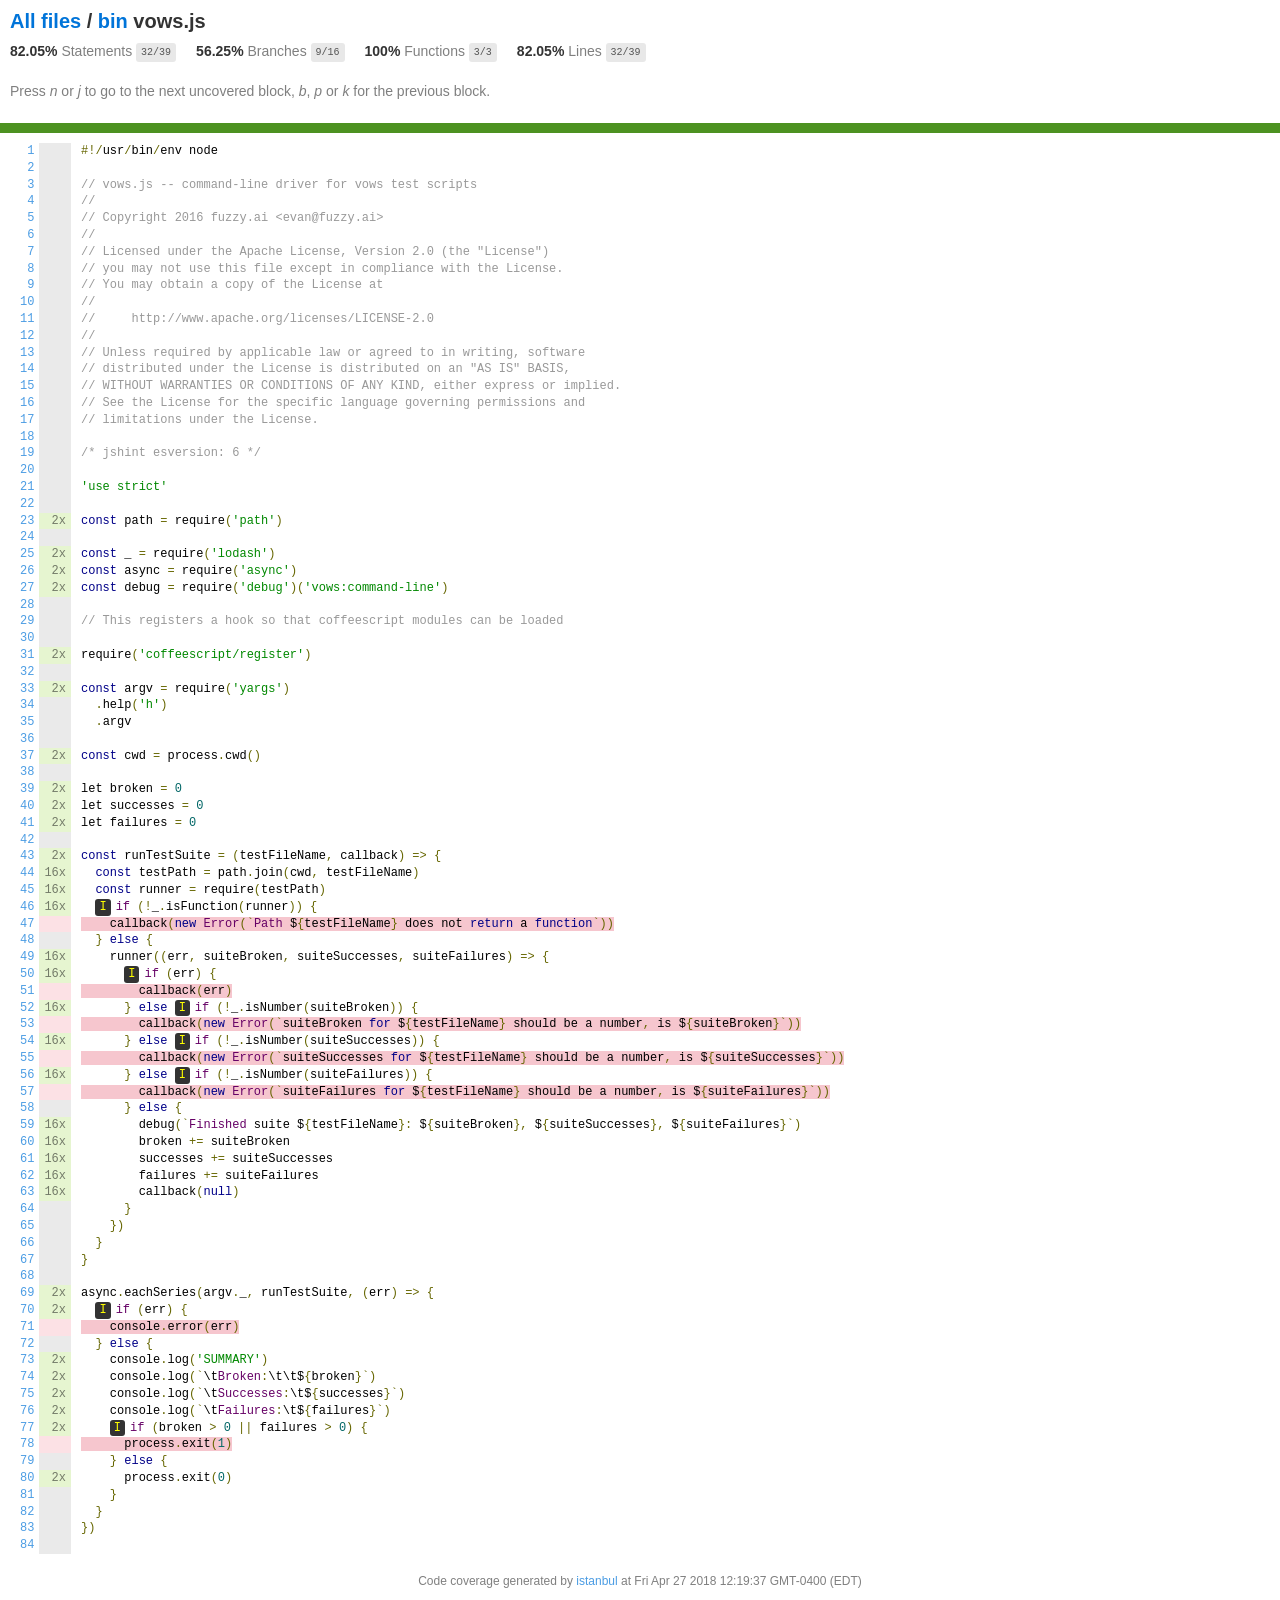
<file: node_modules/vows/coverage/lcov-report/bin/vows.js.html>
<!doctype html>
<html lang="en">
<head>
    <title>Code coverage report for bin/vows.js</title>
    <meta charset="utf-8" />
    <link rel="stylesheet" href="../prettify.css" />
    <link rel="stylesheet" href="../base.css" />
    <meta name="viewport" content="width=device-width, initial-scale=1">
    <style type='text/css'>
        .coverage-summary .sorter {
            background-image: url(../sort-arrow-sprite.png);
        }
    </style>
</head>
<body>
<div class='wrapper'>
  <div class='pad1'>
    <h1>
      <a href="../index.html">All files</a> / <a href="index.html">bin</a> vows.js
    </h1>
    <div class='clearfix'>
      <div class='fl pad1y space-right2'>
        <span class="strong">82.05% </span>
        <span class="quiet">Statements</span>
        <span class='fraction'>32/39</span>
      </div>
      <div class='fl pad1y space-right2'>
        <span class="strong">56.25% </span>
        <span class="quiet">Branches</span>
        <span class='fraction'>9/16</span>
      </div>
      <div class='fl pad1y space-right2'>
        <span class="strong">100% </span>
        <span class="quiet">Functions</span>
        <span class='fraction'>3/3</span>
      </div>
      <div class='fl pad1y space-right2'>
        <span class="strong">82.05% </span>
        <span class="quiet">Lines</span>
        <span class='fraction'>32/39</span>
      </div>
    </div>
    <p class="quiet">
      Press <em>n</em> or <em>j</em> to go to the next uncovered block, <em>b</em>, <em>p</em> or <em>k</em> for the previous block.
    </p>
  </div>
  <div class='status-line high'></div>
<pre><table class="coverage">
<tr><td class="line-count quiet"><a name='L1'></a><a href='#L1'>1</a>
<a name='L2'></a><a href='#L2'>2</a>
<a name='L3'></a><a href='#L3'>3</a>
<a name='L4'></a><a href='#L4'>4</a>
<a name='L5'></a><a href='#L5'>5</a>
<a name='L6'></a><a href='#L6'>6</a>
<a name='L7'></a><a href='#L7'>7</a>
<a name='L8'></a><a href='#L8'>8</a>
<a name='L9'></a><a href='#L9'>9</a>
<a name='L10'></a><a href='#L10'>10</a>
<a name='L11'></a><a href='#L11'>11</a>
<a name='L12'></a><a href='#L12'>12</a>
<a name='L13'></a><a href='#L13'>13</a>
<a name='L14'></a><a href='#L14'>14</a>
<a name='L15'></a><a href='#L15'>15</a>
<a name='L16'></a><a href='#L16'>16</a>
<a name='L17'></a><a href='#L17'>17</a>
<a name='L18'></a><a href='#L18'>18</a>
<a name='L19'></a><a href='#L19'>19</a>
<a name='L20'></a><a href='#L20'>20</a>
<a name='L21'></a><a href='#L21'>21</a>
<a name='L22'></a><a href='#L22'>22</a>
<a name='L23'></a><a href='#L23'>23</a>
<a name='L24'></a><a href='#L24'>24</a>
<a name='L25'></a><a href='#L25'>25</a>
<a name='L26'></a><a href='#L26'>26</a>
<a name='L27'></a><a href='#L27'>27</a>
<a name='L28'></a><a href='#L28'>28</a>
<a name='L29'></a><a href='#L29'>29</a>
<a name='L30'></a><a href='#L30'>30</a>
<a name='L31'></a><a href='#L31'>31</a>
<a name='L32'></a><a href='#L32'>32</a>
<a name='L33'></a><a href='#L33'>33</a>
<a name='L34'></a><a href='#L34'>34</a>
<a name='L35'></a><a href='#L35'>35</a>
<a name='L36'></a><a href='#L36'>36</a>
<a name='L37'></a><a href='#L37'>37</a>
<a name='L38'></a><a href='#L38'>38</a>
<a name='L39'></a><a href='#L39'>39</a>
<a name='L40'></a><a href='#L40'>40</a>
<a name='L41'></a><a href='#L41'>41</a>
<a name='L42'></a><a href='#L42'>42</a>
<a name='L43'></a><a href='#L43'>43</a>
<a name='L44'></a><a href='#L44'>44</a>
<a name='L45'></a><a href='#L45'>45</a>
<a name='L46'></a><a href='#L46'>46</a>
<a name='L47'></a><a href='#L47'>47</a>
<a name='L48'></a><a href='#L48'>48</a>
<a name='L49'></a><a href='#L49'>49</a>
<a name='L50'></a><a href='#L50'>50</a>
<a name='L51'></a><a href='#L51'>51</a>
<a name='L52'></a><a href='#L52'>52</a>
<a name='L53'></a><a href='#L53'>53</a>
<a name='L54'></a><a href='#L54'>54</a>
<a name='L55'></a><a href='#L55'>55</a>
<a name='L56'></a><a href='#L56'>56</a>
<a name='L57'></a><a href='#L57'>57</a>
<a name='L58'></a><a href='#L58'>58</a>
<a name='L59'></a><a href='#L59'>59</a>
<a name='L60'></a><a href='#L60'>60</a>
<a name='L61'></a><a href='#L61'>61</a>
<a name='L62'></a><a href='#L62'>62</a>
<a name='L63'></a><a href='#L63'>63</a>
<a name='L64'></a><a href='#L64'>64</a>
<a name='L65'></a><a href='#L65'>65</a>
<a name='L66'></a><a href='#L66'>66</a>
<a name='L67'></a><a href='#L67'>67</a>
<a name='L68'></a><a href='#L68'>68</a>
<a name='L69'></a><a href='#L69'>69</a>
<a name='L70'></a><a href='#L70'>70</a>
<a name='L71'></a><a href='#L71'>71</a>
<a name='L72'></a><a href='#L72'>72</a>
<a name='L73'></a><a href='#L73'>73</a>
<a name='L74'></a><a href='#L74'>74</a>
<a name='L75'></a><a href='#L75'>75</a>
<a name='L76'></a><a href='#L76'>76</a>
<a name='L77'></a><a href='#L77'>77</a>
<a name='L78'></a><a href='#L78'>78</a>
<a name='L79'></a><a href='#L79'>79</a>
<a name='L80'></a><a href='#L80'>80</a>
<a name='L81'></a><a href='#L81'>81</a>
<a name='L82'></a><a href='#L82'>82</a>
<a name='L83'></a><a href='#L83'>83</a>
<a name='L84'></a><a href='#L84'>84</a></td><td class="line-coverage quiet"><span class="cline-any cline-neutral">&nbsp;</span>
<span class="cline-any cline-neutral">&nbsp;</span>
<span class="cline-any cline-neutral">&nbsp;</span>
<span class="cline-any cline-neutral">&nbsp;</span>
<span class="cline-any cline-neutral">&nbsp;</span>
<span class="cline-any cline-neutral">&nbsp;</span>
<span class="cline-any cline-neutral">&nbsp;</span>
<span class="cline-any cline-neutral">&nbsp;</span>
<span class="cline-any cline-neutral">&nbsp;</span>
<span class="cline-any cline-neutral">&nbsp;</span>
<span class="cline-any cline-neutral">&nbsp;</span>
<span class="cline-any cline-neutral">&nbsp;</span>
<span class="cline-any cline-neutral">&nbsp;</span>
<span class="cline-any cline-neutral">&nbsp;</span>
<span class="cline-any cline-neutral">&nbsp;</span>
<span class="cline-any cline-neutral">&nbsp;</span>
<span class="cline-any cline-neutral">&nbsp;</span>
<span class="cline-any cline-neutral">&nbsp;</span>
<span class="cline-any cline-neutral">&nbsp;</span>
<span class="cline-any cline-neutral">&nbsp;</span>
<span class="cline-any cline-neutral">&nbsp;</span>
<span class="cline-any cline-neutral">&nbsp;</span>
<span class="cline-any cline-yes">2x</span>
<span class="cline-any cline-neutral">&nbsp;</span>
<span class="cline-any cline-yes">2x</span>
<span class="cline-any cline-yes">2x</span>
<span class="cline-any cline-yes">2x</span>
<span class="cline-any cline-neutral">&nbsp;</span>
<span class="cline-any cline-neutral">&nbsp;</span>
<span class="cline-any cline-neutral">&nbsp;</span>
<span class="cline-any cline-yes">2x</span>
<span class="cline-any cline-neutral">&nbsp;</span>
<span class="cline-any cline-yes">2x</span>
<span class="cline-any cline-neutral">&nbsp;</span>
<span class="cline-any cline-neutral">&nbsp;</span>
<span class="cline-any cline-neutral">&nbsp;</span>
<span class="cline-any cline-yes">2x</span>
<span class="cline-any cline-neutral">&nbsp;</span>
<span class="cline-any cline-yes">2x</span>
<span class="cline-any cline-yes">2x</span>
<span class="cline-any cline-yes">2x</span>
<span class="cline-any cline-neutral">&nbsp;</span>
<span class="cline-any cline-yes">2x</span>
<span class="cline-any cline-yes">16x</span>
<span class="cline-any cline-yes">16x</span>
<span class="cline-any cline-yes">16x</span>
<span class="cline-any cline-no">&nbsp;</span>
<span class="cline-any cline-neutral">&nbsp;</span>
<span class="cline-any cline-yes">16x</span>
<span class="cline-any cline-yes">16x</span>
<span class="cline-any cline-no">&nbsp;</span>
<span class="cline-any cline-yes">16x</span>
<span class="cline-any cline-no">&nbsp;</span>
<span class="cline-any cline-yes">16x</span>
<span class="cline-any cline-no">&nbsp;</span>
<span class="cline-any cline-yes">16x</span>
<span class="cline-any cline-no">&nbsp;</span>
<span class="cline-any cline-neutral">&nbsp;</span>
<span class="cline-any cline-yes">16x</span>
<span class="cline-any cline-yes">16x</span>
<span class="cline-any cline-yes">16x</span>
<span class="cline-any cline-yes">16x</span>
<span class="cline-any cline-yes">16x</span>
<span class="cline-any cline-neutral">&nbsp;</span>
<span class="cline-any cline-neutral">&nbsp;</span>
<span class="cline-any cline-neutral">&nbsp;</span>
<span class="cline-any cline-neutral">&nbsp;</span>
<span class="cline-any cline-neutral">&nbsp;</span>
<span class="cline-any cline-yes">2x</span>
<span class="cline-any cline-yes">2x</span>
<span class="cline-any cline-no">&nbsp;</span>
<span class="cline-any cline-neutral">&nbsp;</span>
<span class="cline-any cline-yes">2x</span>
<span class="cline-any cline-yes">2x</span>
<span class="cline-any cline-yes">2x</span>
<span class="cline-any cline-yes">2x</span>
<span class="cline-any cline-yes">2x</span>
<span class="cline-any cline-no">&nbsp;</span>
<span class="cline-any cline-neutral">&nbsp;</span>
<span class="cline-any cline-yes">2x</span>
<span class="cline-any cline-neutral">&nbsp;</span>
<span class="cline-any cline-neutral">&nbsp;</span>
<span class="cline-any cline-neutral">&nbsp;</span>
<span class="cline-any cline-neutral">&nbsp;</span></td><td class="text"><pre class="prettyprint lang-js">#!/usr/bin/env node
&nbsp;
// vows.js -- command-line driver for vows test scripts
//
// Copyright 2016 fuzzy.ai &lt;evan@fuzzy.ai&gt;
//
// Licensed under the Apache License, Version 2.0 (the "License")
// you may not use this file except in compliance with the License.
// You may obtain a copy of the License at
//
//     http://www.apache.org/licenses/LICENSE-2.0
//
// Unless required by applicable law or agreed to in writing, software
// distributed under the License is distributed on an "AS IS" BASIS,
// WITHOUT WARRANTIES OR CONDITIONS OF ANY KIND, either express or implied.
// See the License for the specific language governing permissions and
// limitations under the License.
&nbsp;
/* jshint esversion: 6 */
&nbsp;
'use strict'
&nbsp;
const path = require('path')
&nbsp;
const _ = require('lodash')
const async = require('async')
const debug = require('debug')('vows:command-line')
&nbsp;
// This registers a hook so that coffeescript modules can be loaded
&nbsp;
require('coffeescript/register')
&nbsp;
const argv = require('yargs')
  .help('h')
  .argv
&nbsp;
const cwd = process.cwd()
&nbsp;
let broken = 0
let successes = 0
let failures = 0
&nbsp;
const runTestSuite = (testFileName, callback) =&gt; {
  const testPath = path.join(cwd, testFileName)
  const runner = require(testPath)
  <span class="missing-if-branch" title="if path not taken" >I</span>if (!_.isFunction(runner)) {
<span class="cstat-no" title="statement not covered" >    callback(new Error(`Path ${testFileName} does not return a function`))</span>
  } else {
    runner((err, suiteBroken, suiteSuccesses, suiteFailures) =&gt; {
      <span class="missing-if-branch" title="if path not taken" >I</span>if (err) {
<span class="cstat-no" title="statement not covered" >        callback(err)</span>
      } else <span class="missing-if-branch" title="if path not taken" >I</span>if (!_.isNumber(suiteBroken)) {
<span class="cstat-no" title="statement not covered" >        callback(new Error(`suiteBroken for ${testFileName} should be a number, is ${suiteBroken}`))</span>
      } else <span class="missing-if-branch" title="if path not taken" >I</span>if (!_.isNumber(suiteSuccesses)) {
<span class="cstat-no" title="statement not covered" >        callback(new Error(`suiteSuccesses for ${testFileName} should be a number, is ${suiteSuccesses}`))</span>
      } else <span class="missing-if-branch" title="if path not taken" >I</span>if (!_.isNumber(suiteFailures)) {
<span class="cstat-no" title="statement not covered" >        callback(new Error(`suiteFailures for ${testFileName} should be a number, is ${suiteFailures}`))</span>
      } else {
        debug(`Finished suite ${testFileName}: ${suiteBroken}, ${suiteSuccesses}, ${suiteFailures}`)
        broken += suiteBroken
        successes += suiteSuccesses
        failures += suiteFailures
        callback(null)
      }
    })
  }
}
&nbsp;
async.eachSeries(argv._, runTestSuite, (err) =&gt; {
  <span class="missing-if-branch" title="if path not taken" >I</span>if (err) {
<span class="cstat-no" title="statement not covered" >    console.error(err)</span>
  } else {
    console.log('SUMMARY')
    console.log(`\tBroken:\t\t${broken}`)
    console.log(`\tSuccesses:\t${successes}`)
    console.log(`\tFailures:\t${failures}`)
    <span class="missing-if-branch" title="if path not taken" >I</span>if (broken &gt; 0 || failures &gt; 0) {
<span class="cstat-no" title="statement not covered" >      process.exit(1)</span>
    } else {
      process.exit(0)
    }
  }
})
&nbsp;</pre></td></tr>
</table></pre>
<div class='push'></div><!-- for sticky footer -->
</div><!-- /wrapper -->
<div class='footer quiet pad2 space-top1 center small'>
  Code coverage
  generated by <a href="https://istanbul.js.org/" target="_blank">istanbul</a> at Fri Apr 27 2018 12:19:37 GMT-0400 (EDT)
</div>
</div>
<script src="../prettify.js"></script>
<script>
window.onload = function () {
        if (typeof prettyPrint === 'function') {
            prettyPrint();
        }
};
</script>
<script src="../sorter.js"></script>
<script src="../block-navigation.js"></script>
</body>
</html>
</file>
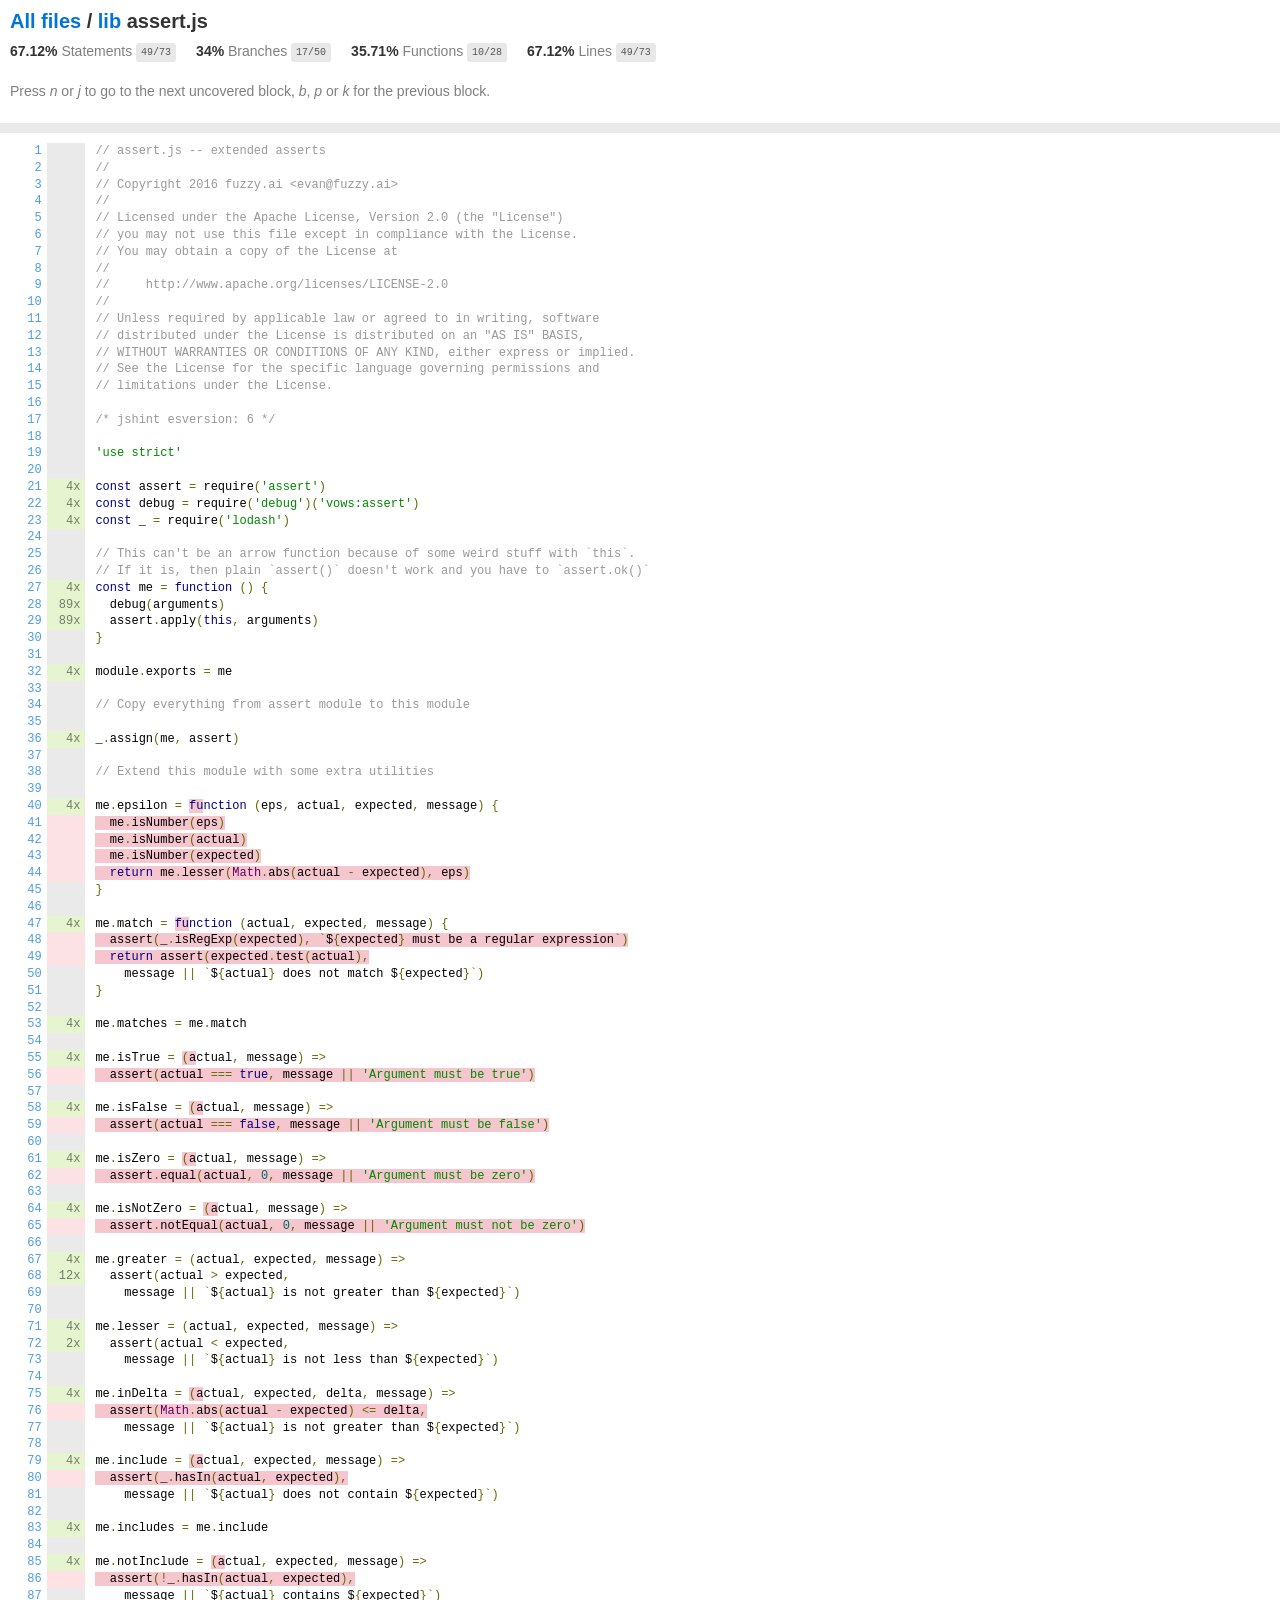
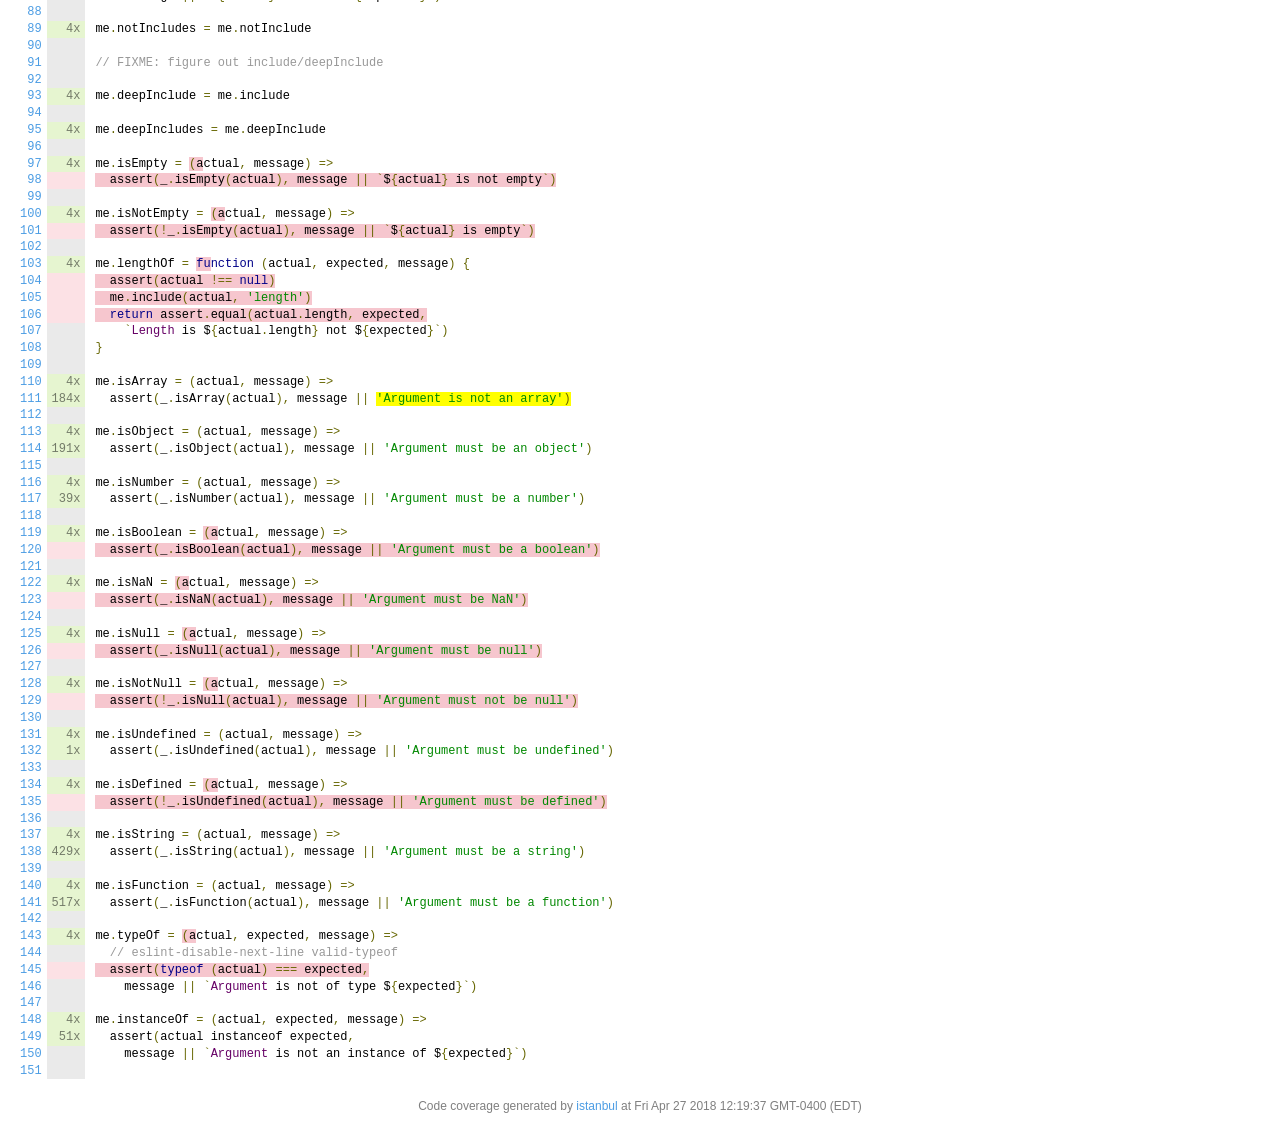
<file: node_modules/vows/coverage/lcov-report/lib/assert.js.html>
<!doctype html>
<html lang="en">
<head>
    <title>Code coverage report for lib/assert.js</title>
    <meta charset="utf-8" />
    <link rel="stylesheet" href="../prettify.css" />
    <link rel="stylesheet" href="../base.css" />
    <meta name="viewport" content="width=device-width, initial-scale=1">
    <style type='text/css'>
        .coverage-summary .sorter {
            background-image: url(../sort-arrow-sprite.png);
        }
    </style>
</head>
<body>
<div class='wrapper'>
  <div class='pad1'>
    <h1>
      <a href="../index.html">All files</a> / <a href="index.html">lib</a> assert.js
    </h1>
    <div class='clearfix'>
      <div class='fl pad1y space-right2'>
        <span class="strong">67.12% </span>
        <span class="quiet">Statements</span>
        <span class='fraction'>49/73</span>
      </div>
      <div class='fl pad1y space-right2'>
        <span class="strong">34% </span>
        <span class="quiet">Branches</span>
        <span class='fraction'>17/50</span>
      </div>
      <div class='fl pad1y space-right2'>
        <span class="strong">35.71% </span>
        <span class="quiet">Functions</span>
        <span class='fraction'>10/28</span>
      </div>
      <div class='fl pad1y space-right2'>
        <span class="strong">67.12% </span>
        <span class="quiet">Lines</span>
        <span class='fraction'>49/73</span>
      </div>
    </div>
    <p class="quiet">
      Press <em>n</em> or <em>j</em> to go to the next uncovered block, <em>b</em>, <em>p</em> or <em>k</em> for the previous block.
    </p>
  </div>
  <div class='status-line medium'></div>
<pre><table class="coverage">
<tr><td class="line-count quiet"><a name='L1'></a><a href='#L1'>1</a>
<a name='L2'></a><a href='#L2'>2</a>
<a name='L3'></a><a href='#L3'>3</a>
<a name='L4'></a><a href='#L4'>4</a>
<a name='L5'></a><a href='#L5'>5</a>
<a name='L6'></a><a href='#L6'>6</a>
<a name='L7'></a><a href='#L7'>7</a>
<a name='L8'></a><a href='#L8'>8</a>
<a name='L9'></a><a href='#L9'>9</a>
<a name='L10'></a><a href='#L10'>10</a>
<a name='L11'></a><a href='#L11'>11</a>
<a name='L12'></a><a href='#L12'>12</a>
<a name='L13'></a><a href='#L13'>13</a>
<a name='L14'></a><a href='#L14'>14</a>
<a name='L15'></a><a href='#L15'>15</a>
<a name='L16'></a><a href='#L16'>16</a>
<a name='L17'></a><a href='#L17'>17</a>
<a name='L18'></a><a href='#L18'>18</a>
<a name='L19'></a><a href='#L19'>19</a>
<a name='L20'></a><a href='#L20'>20</a>
<a name='L21'></a><a href='#L21'>21</a>
<a name='L22'></a><a href='#L22'>22</a>
<a name='L23'></a><a href='#L23'>23</a>
<a name='L24'></a><a href='#L24'>24</a>
<a name='L25'></a><a href='#L25'>25</a>
<a name='L26'></a><a href='#L26'>26</a>
<a name='L27'></a><a href='#L27'>27</a>
<a name='L28'></a><a href='#L28'>28</a>
<a name='L29'></a><a href='#L29'>29</a>
<a name='L30'></a><a href='#L30'>30</a>
<a name='L31'></a><a href='#L31'>31</a>
<a name='L32'></a><a href='#L32'>32</a>
<a name='L33'></a><a href='#L33'>33</a>
<a name='L34'></a><a href='#L34'>34</a>
<a name='L35'></a><a href='#L35'>35</a>
<a name='L36'></a><a href='#L36'>36</a>
<a name='L37'></a><a href='#L37'>37</a>
<a name='L38'></a><a href='#L38'>38</a>
<a name='L39'></a><a href='#L39'>39</a>
<a name='L40'></a><a href='#L40'>40</a>
<a name='L41'></a><a href='#L41'>41</a>
<a name='L42'></a><a href='#L42'>42</a>
<a name='L43'></a><a href='#L43'>43</a>
<a name='L44'></a><a href='#L44'>44</a>
<a name='L45'></a><a href='#L45'>45</a>
<a name='L46'></a><a href='#L46'>46</a>
<a name='L47'></a><a href='#L47'>47</a>
<a name='L48'></a><a href='#L48'>48</a>
<a name='L49'></a><a href='#L49'>49</a>
<a name='L50'></a><a href='#L50'>50</a>
<a name='L51'></a><a href='#L51'>51</a>
<a name='L52'></a><a href='#L52'>52</a>
<a name='L53'></a><a href='#L53'>53</a>
<a name='L54'></a><a href='#L54'>54</a>
<a name='L55'></a><a href='#L55'>55</a>
<a name='L56'></a><a href='#L56'>56</a>
<a name='L57'></a><a href='#L57'>57</a>
<a name='L58'></a><a href='#L58'>58</a>
<a name='L59'></a><a href='#L59'>59</a>
<a name='L60'></a><a href='#L60'>60</a>
<a name='L61'></a><a href='#L61'>61</a>
<a name='L62'></a><a href='#L62'>62</a>
<a name='L63'></a><a href='#L63'>63</a>
<a name='L64'></a><a href='#L64'>64</a>
<a name='L65'></a><a href='#L65'>65</a>
<a name='L66'></a><a href='#L66'>66</a>
<a name='L67'></a><a href='#L67'>67</a>
<a name='L68'></a><a href='#L68'>68</a>
<a name='L69'></a><a href='#L69'>69</a>
<a name='L70'></a><a href='#L70'>70</a>
<a name='L71'></a><a href='#L71'>71</a>
<a name='L72'></a><a href='#L72'>72</a>
<a name='L73'></a><a href='#L73'>73</a>
<a name='L74'></a><a href='#L74'>74</a>
<a name='L75'></a><a href='#L75'>75</a>
<a name='L76'></a><a href='#L76'>76</a>
<a name='L77'></a><a href='#L77'>77</a>
<a name='L78'></a><a href='#L78'>78</a>
<a name='L79'></a><a href='#L79'>79</a>
<a name='L80'></a><a href='#L80'>80</a>
<a name='L81'></a><a href='#L81'>81</a>
<a name='L82'></a><a href='#L82'>82</a>
<a name='L83'></a><a href='#L83'>83</a>
<a name='L84'></a><a href='#L84'>84</a>
<a name='L85'></a><a href='#L85'>85</a>
<a name='L86'></a><a href='#L86'>86</a>
<a name='L87'></a><a href='#L87'>87</a>
<a name='L88'></a><a href='#L88'>88</a>
<a name='L89'></a><a href='#L89'>89</a>
<a name='L90'></a><a href='#L90'>90</a>
<a name='L91'></a><a href='#L91'>91</a>
<a name='L92'></a><a href='#L92'>92</a>
<a name='L93'></a><a href='#L93'>93</a>
<a name='L94'></a><a href='#L94'>94</a>
<a name='L95'></a><a href='#L95'>95</a>
<a name='L96'></a><a href='#L96'>96</a>
<a name='L97'></a><a href='#L97'>97</a>
<a name='L98'></a><a href='#L98'>98</a>
<a name='L99'></a><a href='#L99'>99</a>
<a name='L100'></a><a href='#L100'>100</a>
<a name='L101'></a><a href='#L101'>101</a>
<a name='L102'></a><a href='#L102'>102</a>
<a name='L103'></a><a href='#L103'>103</a>
<a name='L104'></a><a href='#L104'>104</a>
<a name='L105'></a><a href='#L105'>105</a>
<a name='L106'></a><a href='#L106'>106</a>
<a name='L107'></a><a href='#L107'>107</a>
<a name='L108'></a><a href='#L108'>108</a>
<a name='L109'></a><a href='#L109'>109</a>
<a name='L110'></a><a href='#L110'>110</a>
<a name='L111'></a><a href='#L111'>111</a>
<a name='L112'></a><a href='#L112'>112</a>
<a name='L113'></a><a href='#L113'>113</a>
<a name='L114'></a><a href='#L114'>114</a>
<a name='L115'></a><a href='#L115'>115</a>
<a name='L116'></a><a href='#L116'>116</a>
<a name='L117'></a><a href='#L117'>117</a>
<a name='L118'></a><a href='#L118'>118</a>
<a name='L119'></a><a href='#L119'>119</a>
<a name='L120'></a><a href='#L120'>120</a>
<a name='L121'></a><a href='#L121'>121</a>
<a name='L122'></a><a href='#L122'>122</a>
<a name='L123'></a><a href='#L123'>123</a>
<a name='L124'></a><a href='#L124'>124</a>
<a name='L125'></a><a href='#L125'>125</a>
<a name='L126'></a><a href='#L126'>126</a>
<a name='L127'></a><a href='#L127'>127</a>
<a name='L128'></a><a href='#L128'>128</a>
<a name='L129'></a><a href='#L129'>129</a>
<a name='L130'></a><a href='#L130'>130</a>
<a name='L131'></a><a href='#L131'>131</a>
<a name='L132'></a><a href='#L132'>132</a>
<a name='L133'></a><a href='#L133'>133</a>
<a name='L134'></a><a href='#L134'>134</a>
<a name='L135'></a><a href='#L135'>135</a>
<a name='L136'></a><a href='#L136'>136</a>
<a name='L137'></a><a href='#L137'>137</a>
<a name='L138'></a><a href='#L138'>138</a>
<a name='L139'></a><a href='#L139'>139</a>
<a name='L140'></a><a href='#L140'>140</a>
<a name='L141'></a><a href='#L141'>141</a>
<a name='L142'></a><a href='#L142'>142</a>
<a name='L143'></a><a href='#L143'>143</a>
<a name='L144'></a><a href='#L144'>144</a>
<a name='L145'></a><a href='#L145'>145</a>
<a name='L146'></a><a href='#L146'>146</a>
<a name='L147'></a><a href='#L147'>147</a>
<a name='L148'></a><a href='#L148'>148</a>
<a name='L149'></a><a href='#L149'>149</a>
<a name='L150'></a><a href='#L150'>150</a>
<a name='L151'></a><a href='#L151'>151</a></td><td class="line-coverage quiet"><span class="cline-any cline-neutral">&nbsp;</span>
<span class="cline-any cline-neutral">&nbsp;</span>
<span class="cline-any cline-neutral">&nbsp;</span>
<span class="cline-any cline-neutral">&nbsp;</span>
<span class="cline-any cline-neutral">&nbsp;</span>
<span class="cline-any cline-neutral">&nbsp;</span>
<span class="cline-any cline-neutral">&nbsp;</span>
<span class="cline-any cline-neutral">&nbsp;</span>
<span class="cline-any cline-neutral">&nbsp;</span>
<span class="cline-any cline-neutral">&nbsp;</span>
<span class="cline-any cline-neutral">&nbsp;</span>
<span class="cline-any cline-neutral">&nbsp;</span>
<span class="cline-any cline-neutral">&nbsp;</span>
<span class="cline-any cline-neutral">&nbsp;</span>
<span class="cline-any cline-neutral">&nbsp;</span>
<span class="cline-any cline-neutral">&nbsp;</span>
<span class="cline-any cline-neutral">&nbsp;</span>
<span class="cline-any cline-neutral">&nbsp;</span>
<span class="cline-any cline-neutral">&nbsp;</span>
<span class="cline-any cline-neutral">&nbsp;</span>
<span class="cline-any cline-yes">4x</span>
<span class="cline-any cline-yes">4x</span>
<span class="cline-any cline-yes">4x</span>
<span class="cline-any cline-neutral">&nbsp;</span>
<span class="cline-any cline-neutral">&nbsp;</span>
<span class="cline-any cline-neutral">&nbsp;</span>
<span class="cline-any cline-yes">4x</span>
<span class="cline-any cline-yes">89x</span>
<span class="cline-any cline-yes">89x</span>
<span class="cline-any cline-neutral">&nbsp;</span>
<span class="cline-any cline-neutral">&nbsp;</span>
<span class="cline-any cline-yes">4x</span>
<span class="cline-any cline-neutral">&nbsp;</span>
<span class="cline-any cline-neutral">&nbsp;</span>
<span class="cline-any cline-neutral">&nbsp;</span>
<span class="cline-any cline-yes">4x</span>
<span class="cline-any cline-neutral">&nbsp;</span>
<span class="cline-any cline-neutral">&nbsp;</span>
<span class="cline-any cline-neutral">&nbsp;</span>
<span class="cline-any cline-yes">4x</span>
<span class="cline-any cline-no">&nbsp;</span>
<span class="cline-any cline-no">&nbsp;</span>
<span class="cline-any cline-no">&nbsp;</span>
<span class="cline-any cline-no">&nbsp;</span>
<span class="cline-any cline-neutral">&nbsp;</span>
<span class="cline-any cline-neutral">&nbsp;</span>
<span class="cline-any cline-yes">4x</span>
<span class="cline-any cline-no">&nbsp;</span>
<span class="cline-any cline-no">&nbsp;</span>
<span class="cline-any cline-neutral">&nbsp;</span>
<span class="cline-any cline-neutral">&nbsp;</span>
<span class="cline-any cline-neutral">&nbsp;</span>
<span class="cline-any cline-yes">4x</span>
<span class="cline-any cline-neutral">&nbsp;</span>
<span class="cline-any cline-yes">4x</span>
<span class="cline-any cline-no">&nbsp;</span>
<span class="cline-any cline-neutral">&nbsp;</span>
<span class="cline-any cline-yes">4x</span>
<span class="cline-any cline-no">&nbsp;</span>
<span class="cline-any cline-neutral">&nbsp;</span>
<span class="cline-any cline-yes">4x</span>
<span class="cline-any cline-no">&nbsp;</span>
<span class="cline-any cline-neutral">&nbsp;</span>
<span class="cline-any cline-yes">4x</span>
<span class="cline-any cline-no">&nbsp;</span>
<span class="cline-any cline-neutral">&nbsp;</span>
<span class="cline-any cline-yes">4x</span>
<span class="cline-any cline-yes">12x</span>
<span class="cline-any cline-neutral">&nbsp;</span>
<span class="cline-any cline-neutral">&nbsp;</span>
<span class="cline-any cline-yes">4x</span>
<span class="cline-any cline-yes">2x</span>
<span class="cline-any cline-neutral">&nbsp;</span>
<span class="cline-any cline-neutral">&nbsp;</span>
<span class="cline-any cline-yes">4x</span>
<span class="cline-any cline-no">&nbsp;</span>
<span class="cline-any cline-neutral">&nbsp;</span>
<span class="cline-any cline-neutral">&nbsp;</span>
<span class="cline-any cline-yes">4x</span>
<span class="cline-any cline-no">&nbsp;</span>
<span class="cline-any cline-neutral">&nbsp;</span>
<span class="cline-any cline-neutral">&nbsp;</span>
<span class="cline-any cline-yes">4x</span>
<span class="cline-any cline-neutral">&nbsp;</span>
<span class="cline-any cline-yes">4x</span>
<span class="cline-any cline-no">&nbsp;</span>
<span class="cline-any cline-neutral">&nbsp;</span>
<span class="cline-any cline-neutral">&nbsp;</span>
<span class="cline-any cline-yes">4x</span>
<span class="cline-any cline-neutral">&nbsp;</span>
<span class="cline-any cline-neutral">&nbsp;</span>
<span class="cline-any cline-neutral">&nbsp;</span>
<span class="cline-any cline-yes">4x</span>
<span class="cline-any cline-neutral">&nbsp;</span>
<span class="cline-any cline-yes">4x</span>
<span class="cline-any cline-neutral">&nbsp;</span>
<span class="cline-any cline-yes">4x</span>
<span class="cline-any cline-no">&nbsp;</span>
<span class="cline-any cline-neutral">&nbsp;</span>
<span class="cline-any cline-yes">4x</span>
<span class="cline-any cline-no">&nbsp;</span>
<span class="cline-any cline-neutral">&nbsp;</span>
<span class="cline-any cline-yes">4x</span>
<span class="cline-any cline-no">&nbsp;</span>
<span class="cline-any cline-no">&nbsp;</span>
<span class="cline-any cline-no">&nbsp;</span>
<span class="cline-any cline-neutral">&nbsp;</span>
<span class="cline-any cline-neutral">&nbsp;</span>
<span class="cline-any cline-neutral">&nbsp;</span>
<span class="cline-any cline-yes">4x</span>
<span class="cline-any cline-yes">184x</span>
<span class="cline-any cline-neutral">&nbsp;</span>
<span class="cline-any cline-yes">4x</span>
<span class="cline-any cline-yes">191x</span>
<span class="cline-any cline-neutral">&nbsp;</span>
<span class="cline-any cline-yes">4x</span>
<span class="cline-any cline-yes">39x</span>
<span class="cline-any cline-neutral">&nbsp;</span>
<span class="cline-any cline-yes">4x</span>
<span class="cline-any cline-no">&nbsp;</span>
<span class="cline-any cline-neutral">&nbsp;</span>
<span class="cline-any cline-yes">4x</span>
<span class="cline-any cline-no">&nbsp;</span>
<span class="cline-any cline-neutral">&nbsp;</span>
<span class="cline-any cline-yes">4x</span>
<span class="cline-any cline-no">&nbsp;</span>
<span class="cline-any cline-neutral">&nbsp;</span>
<span class="cline-any cline-yes">4x</span>
<span class="cline-any cline-no">&nbsp;</span>
<span class="cline-any cline-neutral">&nbsp;</span>
<span class="cline-any cline-yes">4x</span>
<span class="cline-any cline-yes">1x</span>
<span class="cline-any cline-neutral">&nbsp;</span>
<span class="cline-any cline-yes">4x</span>
<span class="cline-any cline-no">&nbsp;</span>
<span class="cline-any cline-neutral">&nbsp;</span>
<span class="cline-any cline-yes">4x</span>
<span class="cline-any cline-yes">429x</span>
<span class="cline-any cline-neutral">&nbsp;</span>
<span class="cline-any cline-yes">4x</span>
<span class="cline-any cline-yes">517x</span>
<span class="cline-any cline-neutral">&nbsp;</span>
<span class="cline-any cline-yes">4x</span>
<span class="cline-any cline-neutral">&nbsp;</span>
<span class="cline-any cline-no">&nbsp;</span>
<span class="cline-any cline-neutral">&nbsp;</span>
<span class="cline-any cline-neutral">&nbsp;</span>
<span class="cline-any cline-yes">4x</span>
<span class="cline-any cline-yes">51x</span>
<span class="cline-any cline-neutral">&nbsp;</span>
<span class="cline-any cline-neutral">&nbsp;</span></td><td class="text"><pre class="prettyprint lang-js">// assert.js -- extended asserts
//
// Copyright 2016 fuzzy.ai &lt;evan@fuzzy.ai&gt;
//
// Licensed under the Apache License, Version 2.0 (the "License")
// you may not use this file except in compliance with the License.
// You may obtain a copy of the License at
//
//     http://www.apache.org/licenses/LICENSE-2.0
//
// Unless required by applicable law or agreed to in writing, software
// distributed under the License is distributed on an "AS IS" BASIS,
// WITHOUT WARRANTIES OR CONDITIONS OF ANY KIND, either express or implied.
// See the License for the specific language governing permissions and
// limitations under the License.
&nbsp;
/* jshint esversion: 6 */
&nbsp;
'use strict'
&nbsp;
const assert = require('assert')
const debug = require('debug')('vows:assert')
const _ = require('lodash')
&nbsp;
// This can't be an arrow function because of some weird stuff with `this`.
// If it is, then plain `assert()` doesn't work and you have to `assert.ok()`
const me = function () {
  debug(arguments)
  assert.apply(this, arguments)
}
&nbsp;
module.exports = me
&nbsp;
// Copy everything from assert module to this module
&nbsp;
_.assign(me, assert)
&nbsp;
// Extend this module with some extra utilities
&nbsp;
me.epsilon = <span class="fstat-no" title="function not covered" >fu</span>nction (eps, actual, expected, message) {
<span class="cstat-no" title="statement not covered" >  me.isNumber(eps)</span>
<span class="cstat-no" title="statement not covered" >  me.isNumber(actual)</span>
<span class="cstat-no" title="statement not covered" >  me.isNumber(expected)</span>
<span class="cstat-no" title="statement not covered" >  return me.lesser(Math.abs(actual - expected), eps)</span>
}
&nbsp;
me.match = <span class="fstat-no" title="function not covered" >fu</span>nction (actual, expected, message) {
<span class="cstat-no" title="statement not covered" >  assert(_.isRegExp(expected), `${expected} must be a regular expression`)</span>
<span class="cstat-no" title="statement not covered" >  return assert(expected.test(actual),</span>
    message || `${actual} does not match ${expected}`)
}
&nbsp;
me.matches = me.match
&nbsp;
me.isTrue = <span class="fstat-no" title="function not covered" >(a</span>ctual, message) =&gt;
<span class="cstat-no" title="statement not covered" >  assert(actual === true, message || 'Argument must be true')</span>
&nbsp;
me.isFalse = <span class="fstat-no" title="function not covered" >(a</span>ctual, message) =&gt;
<span class="cstat-no" title="statement not covered" >  assert(actual === false, message || 'Argument must be false')</span>
&nbsp;
me.isZero = <span class="fstat-no" title="function not covered" >(a</span>ctual, message) =&gt;
<span class="cstat-no" title="statement not covered" >  assert.equal(actual, 0, message || 'Argument must be zero')</span>
&nbsp;
me.isNotZero = <span class="fstat-no" title="function not covered" >(a</span>ctual, message) =&gt;
<span class="cstat-no" title="statement not covered" >  assert.notEqual(actual, 0, message || 'Argument must not be zero')</span>
&nbsp;
me.greater = (actual, expected, message) =&gt;
  assert(actual &gt; expected,
    message || `${actual} is not greater than ${expected}`)
&nbsp;
me.lesser = (actual, expected, message) =&gt;
  assert(actual &lt; expected,
    message || `${actual} is not less than ${expected}`)
&nbsp;
me.inDelta = <span class="fstat-no" title="function not covered" >(a</span>ctual, expected, delta, message) =&gt;
<span class="cstat-no" title="statement not covered" >  assert(Math.abs(actual - expected) &lt;= delta,</span>
    message || `${actual} is not greater than ${expected}`)
&nbsp;
me.include = <span class="fstat-no" title="function not covered" >(a</span>ctual, expected, message) =&gt;
<span class="cstat-no" title="statement not covered" >  assert(_.hasIn(actual, expected),</span>
    message || `${actual} does not contain ${expected}`)
&nbsp;
me.includes = me.include
&nbsp;
me.notInclude = <span class="fstat-no" title="function not covered" >(a</span>ctual, expected, message) =&gt;
<span class="cstat-no" title="statement not covered" >  assert(!_.hasIn(actual, expected),</span>
    message || `${actual} contains ${expected}`)
&nbsp;
me.notIncludes = me.notInclude
&nbsp;
// FIXME: figure out include/deepInclude
&nbsp;
me.deepInclude = me.include
&nbsp;
me.deepIncludes = me.deepInclude
&nbsp;
me.isEmpty = <span class="fstat-no" title="function not covered" >(a</span>ctual, message) =&gt;
<span class="cstat-no" title="statement not covered" >  assert(_.isEmpty(actual), message || `${actual} is not empty`)</span>
&nbsp;
me.isNotEmpty = <span class="fstat-no" title="function not covered" >(a</span>ctual, message) =&gt;
<span class="cstat-no" title="statement not covered" >  assert(!_.isEmpty(actual), message || `${actual} is empty`)</span>
&nbsp;
me.lengthOf = <span class="fstat-no" title="function not covered" >fu</span>nction (actual, expected, message) {
<span class="cstat-no" title="statement not covered" >  assert(actual !== null)</span>
<span class="cstat-no" title="statement not covered" >  me.include(actual, 'length')</span>
<span class="cstat-no" title="statement not covered" >  return assert.equal(actual.length, expected,</span>
    `Length is ${actual.length} not ${expected}`)
}
&nbsp;
me.isArray = (actual, message) =&gt;
  assert(_.isArray(actual), message || <span class="branch-1 cbranch-no" title="branch not covered" >'Argument is not an array')</span>
&nbsp;
me.isObject = (actual, message) =&gt;
  assert(_.isObject(actual), message || 'Argument must be an object')
&nbsp;
me.isNumber = (actual, message) =&gt;
  assert(_.isNumber(actual), message || 'Argument must be a number')
&nbsp;
me.isBoolean = <span class="fstat-no" title="function not covered" >(a</span>ctual, message) =&gt;
<span class="cstat-no" title="statement not covered" >  assert(_.isBoolean(actual), message || 'Argument must be a boolean')</span>
&nbsp;
me.isNaN = <span class="fstat-no" title="function not covered" >(a</span>ctual, message) =&gt;
<span class="cstat-no" title="statement not covered" >  assert(_.isNaN(actual), message || 'Argument must be NaN')</span>
&nbsp;
me.isNull = <span class="fstat-no" title="function not covered" >(a</span>ctual, message) =&gt;
<span class="cstat-no" title="statement not covered" >  assert(_.isNull(actual), message || 'Argument must be null')</span>
&nbsp;
me.isNotNull = <span class="fstat-no" title="function not covered" >(a</span>ctual, message) =&gt;
<span class="cstat-no" title="statement not covered" >  assert(!_.isNull(actual), message || 'Argument must not be null')</span>
&nbsp;
me.isUndefined = (actual, message) =&gt;
  assert(_.isUndefined(actual), message || 'Argument must be undefined')
&nbsp;
me.isDefined = <span class="fstat-no" title="function not covered" >(a</span>ctual, message) =&gt;
<span class="cstat-no" title="statement not covered" >  assert(!_.isUndefined(actual), message || 'Argument must be defined')</span>
&nbsp;
me.isString = (actual, message) =&gt;
  assert(_.isString(actual), message || 'Argument must be a string')
&nbsp;
me.isFunction = (actual, message) =&gt;
  assert(_.isFunction(actual), message || 'Argument must be a function')
&nbsp;
me.typeOf = <span class="fstat-no" title="function not covered" >(a</span>ctual, expected, message) =&gt;
  // eslint-disable-next-line valid-typeof
<span class="cstat-no" title="statement not covered" >  assert(typeof (actual) === expected,</span>
    message || `Argument is not of type ${expected}`)
&nbsp;
me.instanceOf = (actual, expected, message) =&gt;
  assert(actual instanceof expected,
    message || `Argument is not an instance of ${expected}`)
&nbsp;</pre></td></tr>
</table></pre>
<div class='push'></div><!-- for sticky footer -->
</div><!-- /wrapper -->
<div class='footer quiet pad2 space-top1 center small'>
  Code coverage
  generated by <a href="https://istanbul.js.org/" target="_blank">istanbul</a> at Fri Apr 27 2018 12:19:37 GMT-0400 (EDT)
</div>
</div>
<script src="../prettify.js"></script>
<script>
window.onload = function () {
        if (typeof prettyPrint === 'function') {
            prettyPrint();
        }
};
</script>
<script src="../sorter.js"></script>
<script src="../block-navigation.js"></script>
</body>
</html>
</file>
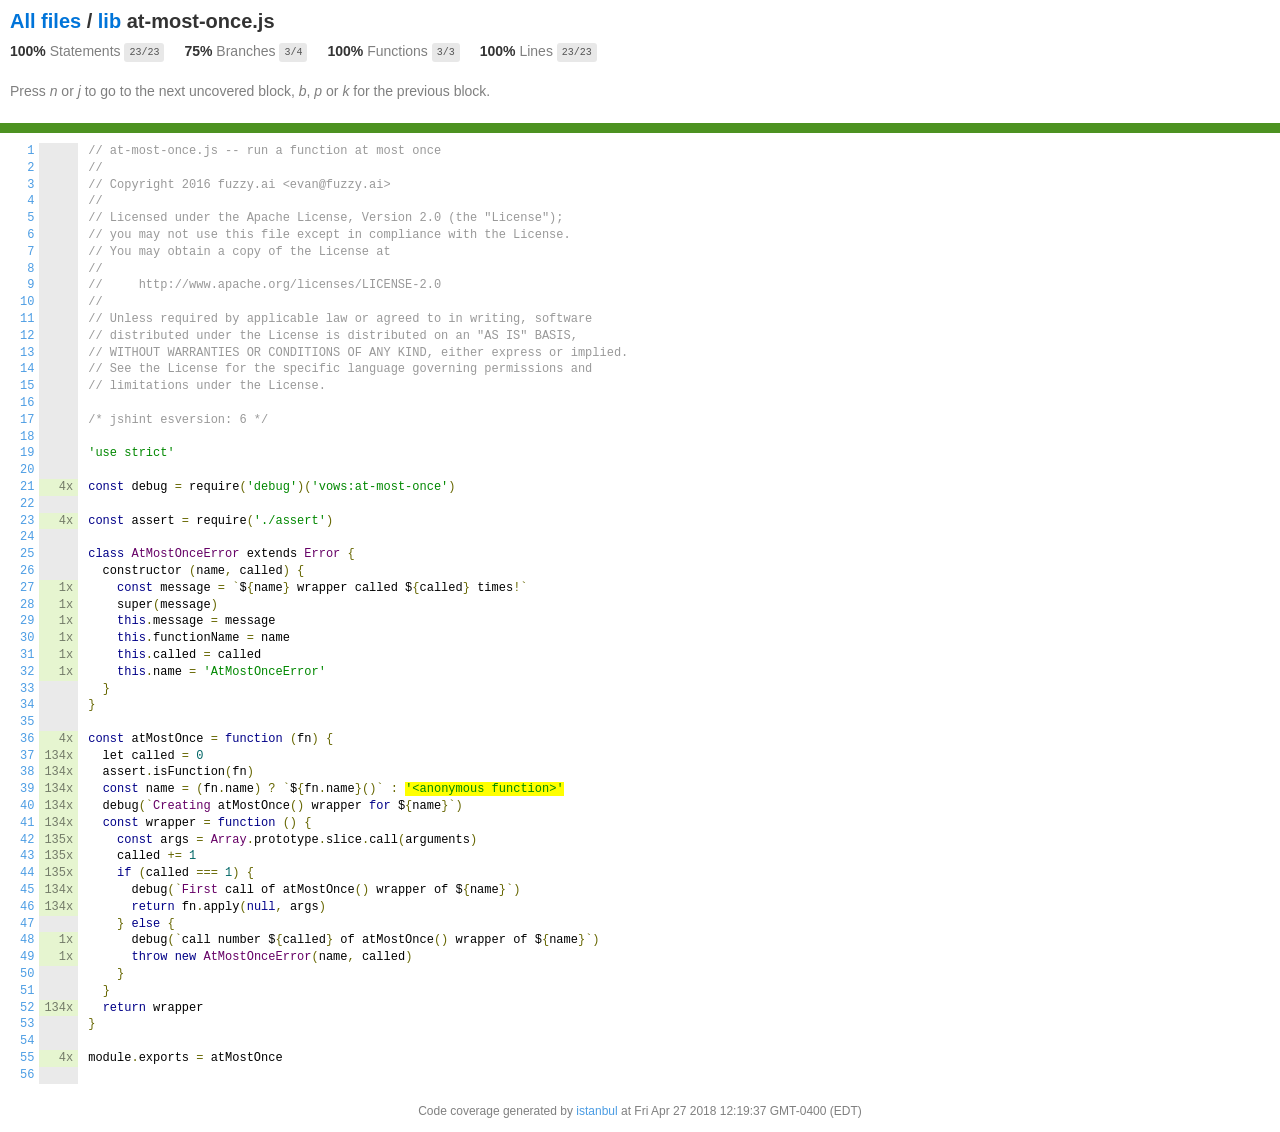
<file: node_modules/vows/coverage/lcov-report/lib/at-most-once.js.html>
<!doctype html>
<html lang="en">
<head>
    <title>Code coverage report for lib/at-most-once.js</title>
    <meta charset="utf-8" />
    <link rel="stylesheet" href="../prettify.css" />
    <link rel="stylesheet" href="../base.css" />
    <meta name="viewport" content="width=device-width, initial-scale=1">
    <style type='text/css'>
        .coverage-summary .sorter {
            background-image: url(../sort-arrow-sprite.png);
        }
    </style>
</head>
<body>
<div class='wrapper'>
  <div class='pad1'>
    <h1>
      <a href="../index.html">All files</a> / <a href="index.html">lib</a> at-most-once.js
    </h1>
    <div class='clearfix'>
      <div class='fl pad1y space-right2'>
        <span class="strong">100% </span>
        <span class="quiet">Statements</span>
        <span class='fraction'>23/23</span>
      </div>
      <div class='fl pad1y space-right2'>
        <span class="strong">75% </span>
        <span class="quiet">Branches</span>
        <span class='fraction'>3/4</span>
      </div>
      <div class='fl pad1y space-right2'>
        <span class="strong">100% </span>
        <span class="quiet">Functions</span>
        <span class='fraction'>3/3</span>
      </div>
      <div class='fl pad1y space-right2'>
        <span class="strong">100% </span>
        <span class="quiet">Lines</span>
        <span class='fraction'>23/23</span>
      </div>
    </div>
    <p class="quiet">
      Press <em>n</em> or <em>j</em> to go to the next uncovered block, <em>b</em>, <em>p</em> or <em>k</em> for the previous block.
    </p>
  </div>
  <div class='status-line high'></div>
<pre><table class="coverage">
<tr><td class="line-count quiet"><a name='L1'></a><a href='#L1'>1</a>
<a name='L2'></a><a href='#L2'>2</a>
<a name='L3'></a><a href='#L3'>3</a>
<a name='L4'></a><a href='#L4'>4</a>
<a name='L5'></a><a href='#L5'>5</a>
<a name='L6'></a><a href='#L6'>6</a>
<a name='L7'></a><a href='#L7'>7</a>
<a name='L8'></a><a href='#L8'>8</a>
<a name='L9'></a><a href='#L9'>9</a>
<a name='L10'></a><a href='#L10'>10</a>
<a name='L11'></a><a href='#L11'>11</a>
<a name='L12'></a><a href='#L12'>12</a>
<a name='L13'></a><a href='#L13'>13</a>
<a name='L14'></a><a href='#L14'>14</a>
<a name='L15'></a><a href='#L15'>15</a>
<a name='L16'></a><a href='#L16'>16</a>
<a name='L17'></a><a href='#L17'>17</a>
<a name='L18'></a><a href='#L18'>18</a>
<a name='L19'></a><a href='#L19'>19</a>
<a name='L20'></a><a href='#L20'>20</a>
<a name='L21'></a><a href='#L21'>21</a>
<a name='L22'></a><a href='#L22'>22</a>
<a name='L23'></a><a href='#L23'>23</a>
<a name='L24'></a><a href='#L24'>24</a>
<a name='L25'></a><a href='#L25'>25</a>
<a name='L26'></a><a href='#L26'>26</a>
<a name='L27'></a><a href='#L27'>27</a>
<a name='L28'></a><a href='#L28'>28</a>
<a name='L29'></a><a href='#L29'>29</a>
<a name='L30'></a><a href='#L30'>30</a>
<a name='L31'></a><a href='#L31'>31</a>
<a name='L32'></a><a href='#L32'>32</a>
<a name='L33'></a><a href='#L33'>33</a>
<a name='L34'></a><a href='#L34'>34</a>
<a name='L35'></a><a href='#L35'>35</a>
<a name='L36'></a><a href='#L36'>36</a>
<a name='L37'></a><a href='#L37'>37</a>
<a name='L38'></a><a href='#L38'>38</a>
<a name='L39'></a><a href='#L39'>39</a>
<a name='L40'></a><a href='#L40'>40</a>
<a name='L41'></a><a href='#L41'>41</a>
<a name='L42'></a><a href='#L42'>42</a>
<a name='L43'></a><a href='#L43'>43</a>
<a name='L44'></a><a href='#L44'>44</a>
<a name='L45'></a><a href='#L45'>45</a>
<a name='L46'></a><a href='#L46'>46</a>
<a name='L47'></a><a href='#L47'>47</a>
<a name='L48'></a><a href='#L48'>48</a>
<a name='L49'></a><a href='#L49'>49</a>
<a name='L50'></a><a href='#L50'>50</a>
<a name='L51'></a><a href='#L51'>51</a>
<a name='L52'></a><a href='#L52'>52</a>
<a name='L53'></a><a href='#L53'>53</a>
<a name='L54'></a><a href='#L54'>54</a>
<a name='L55'></a><a href='#L55'>55</a>
<a name='L56'></a><a href='#L56'>56</a></td><td class="line-coverage quiet"><span class="cline-any cline-neutral">&nbsp;</span>
<span class="cline-any cline-neutral">&nbsp;</span>
<span class="cline-any cline-neutral">&nbsp;</span>
<span class="cline-any cline-neutral">&nbsp;</span>
<span class="cline-any cline-neutral">&nbsp;</span>
<span class="cline-any cline-neutral">&nbsp;</span>
<span class="cline-any cline-neutral">&nbsp;</span>
<span class="cline-any cline-neutral">&nbsp;</span>
<span class="cline-any cline-neutral">&nbsp;</span>
<span class="cline-any cline-neutral">&nbsp;</span>
<span class="cline-any cline-neutral">&nbsp;</span>
<span class="cline-any cline-neutral">&nbsp;</span>
<span class="cline-any cline-neutral">&nbsp;</span>
<span class="cline-any cline-neutral">&nbsp;</span>
<span class="cline-any cline-neutral">&nbsp;</span>
<span class="cline-any cline-neutral">&nbsp;</span>
<span class="cline-any cline-neutral">&nbsp;</span>
<span class="cline-any cline-neutral">&nbsp;</span>
<span class="cline-any cline-neutral">&nbsp;</span>
<span class="cline-any cline-neutral">&nbsp;</span>
<span class="cline-any cline-yes">4x</span>
<span class="cline-any cline-neutral">&nbsp;</span>
<span class="cline-any cline-yes">4x</span>
<span class="cline-any cline-neutral">&nbsp;</span>
<span class="cline-any cline-neutral">&nbsp;</span>
<span class="cline-any cline-neutral">&nbsp;</span>
<span class="cline-any cline-yes">1x</span>
<span class="cline-any cline-yes">1x</span>
<span class="cline-any cline-yes">1x</span>
<span class="cline-any cline-yes">1x</span>
<span class="cline-any cline-yes">1x</span>
<span class="cline-any cline-yes">1x</span>
<span class="cline-any cline-neutral">&nbsp;</span>
<span class="cline-any cline-neutral">&nbsp;</span>
<span class="cline-any cline-neutral">&nbsp;</span>
<span class="cline-any cline-yes">4x</span>
<span class="cline-any cline-yes">134x</span>
<span class="cline-any cline-yes">134x</span>
<span class="cline-any cline-yes">134x</span>
<span class="cline-any cline-yes">134x</span>
<span class="cline-any cline-yes">134x</span>
<span class="cline-any cline-yes">135x</span>
<span class="cline-any cline-yes">135x</span>
<span class="cline-any cline-yes">135x</span>
<span class="cline-any cline-yes">134x</span>
<span class="cline-any cline-yes">134x</span>
<span class="cline-any cline-neutral">&nbsp;</span>
<span class="cline-any cline-yes">1x</span>
<span class="cline-any cline-yes">1x</span>
<span class="cline-any cline-neutral">&nbsp;</span>
<span class="cline-any cline-neutral">&nbsp;</span>
<span class="cline-any cline-yes">134x</span>
<span class="cline-any cline-neutral">&nbsp;</span>
<span class="cline-any cline-neutral">&nbsp;</span>
<span class="cline-any cline-yes">4x</span>
<span class="cline-any cline-neutral">&nbsp;</span></td><td class="text"><pre class="prettyprint lang-js">// at-most-once.js -- run a function at most once
//
// Copyright 2016 fuzzy.ai &lt;evan@fuzzy.ai&gt;
//
// Licensed under the Apache License, Version 2.0 (the "License");
// you may not use this file except in compliance with the License.
// You may obtain a copy of the License at
//
//     http://www.apache.org/licenses/LICENSE-2.0
//
// Unless required by applicable law or agreed to in writing, software
// distributed under the License is distributed on an "AS IS" BASIS,
// WITHOUT WARRANTIES OR CONDITIONS OF ANY KIND, either express or implied.
// See the License for the specific language governing permissions and
// limitations under the License.
&nbsp;
/* jshint esversion: 6 */
&nbsp;
'use strict'
&nbsp;
const debug = require('debug')('vows:at-most-once')
&nbsp;
const assert = require('./assert')
&nbsp;
class AtMostOnceError extends Error {
  constructor (name, called) {
    const message = `${name} wrapper called ${called} times!`
    super(message)
    this.message = message
    this.functionName = name
    this.called = called
    this.name = 'AtMostOnceError'
  }
}
&nbsp;
const atMostOnce = function (fn) {
  let called = 0
  assert.isFunction(fn)
  const name = (fn.name) ? `${fn.name}()` : <span class="branch-1 cbranch-no" title="branch not covered" >'&lt;anonymous function&gt;'</span>
  debug(`Creating atMostOnce() wrapper for ${name}`)
  const wrapper = function () {
    const args = Array.prototype.slice.call(arguments)
    called += 1
    if (called === 1) {
      debug(`First call of atMostOnce() wrapper of ${name}`)
      return fn.apply(null, args)
    } else {
      debug(`call number ${called} of atMostOnce() wrapper of ${name}`)
      throw new AtMostOnceError(name, called)
    }
  }
  return wrapper
}
&nbsp;
module.exports = atMostOnce
&nbsp;</pre></td></tr>
</table></pre>
<div class='push'></div><!-- for sticky footer -->
</div><!-- /wrapper -->
<div class='footer quiet pad2 space-top1 center small'>
  Code coverage
  generated by <a href="https://istanbul.js.org/" target="_blank">istanbul</a> at Fri Apr 27 2018 12:19:37 GMT-0400 (EDT)
</div>
</div>
<script src="../prettify.js"></script>
<script>
window.onload = function () {
        if (typeof prettyPrint === 'function') {
            prettyPrint();
        }
};
</script>
<script src="../sorter.js"></script>
<script src="../block-navigation.js"></script>
</body>
</html>
</file>
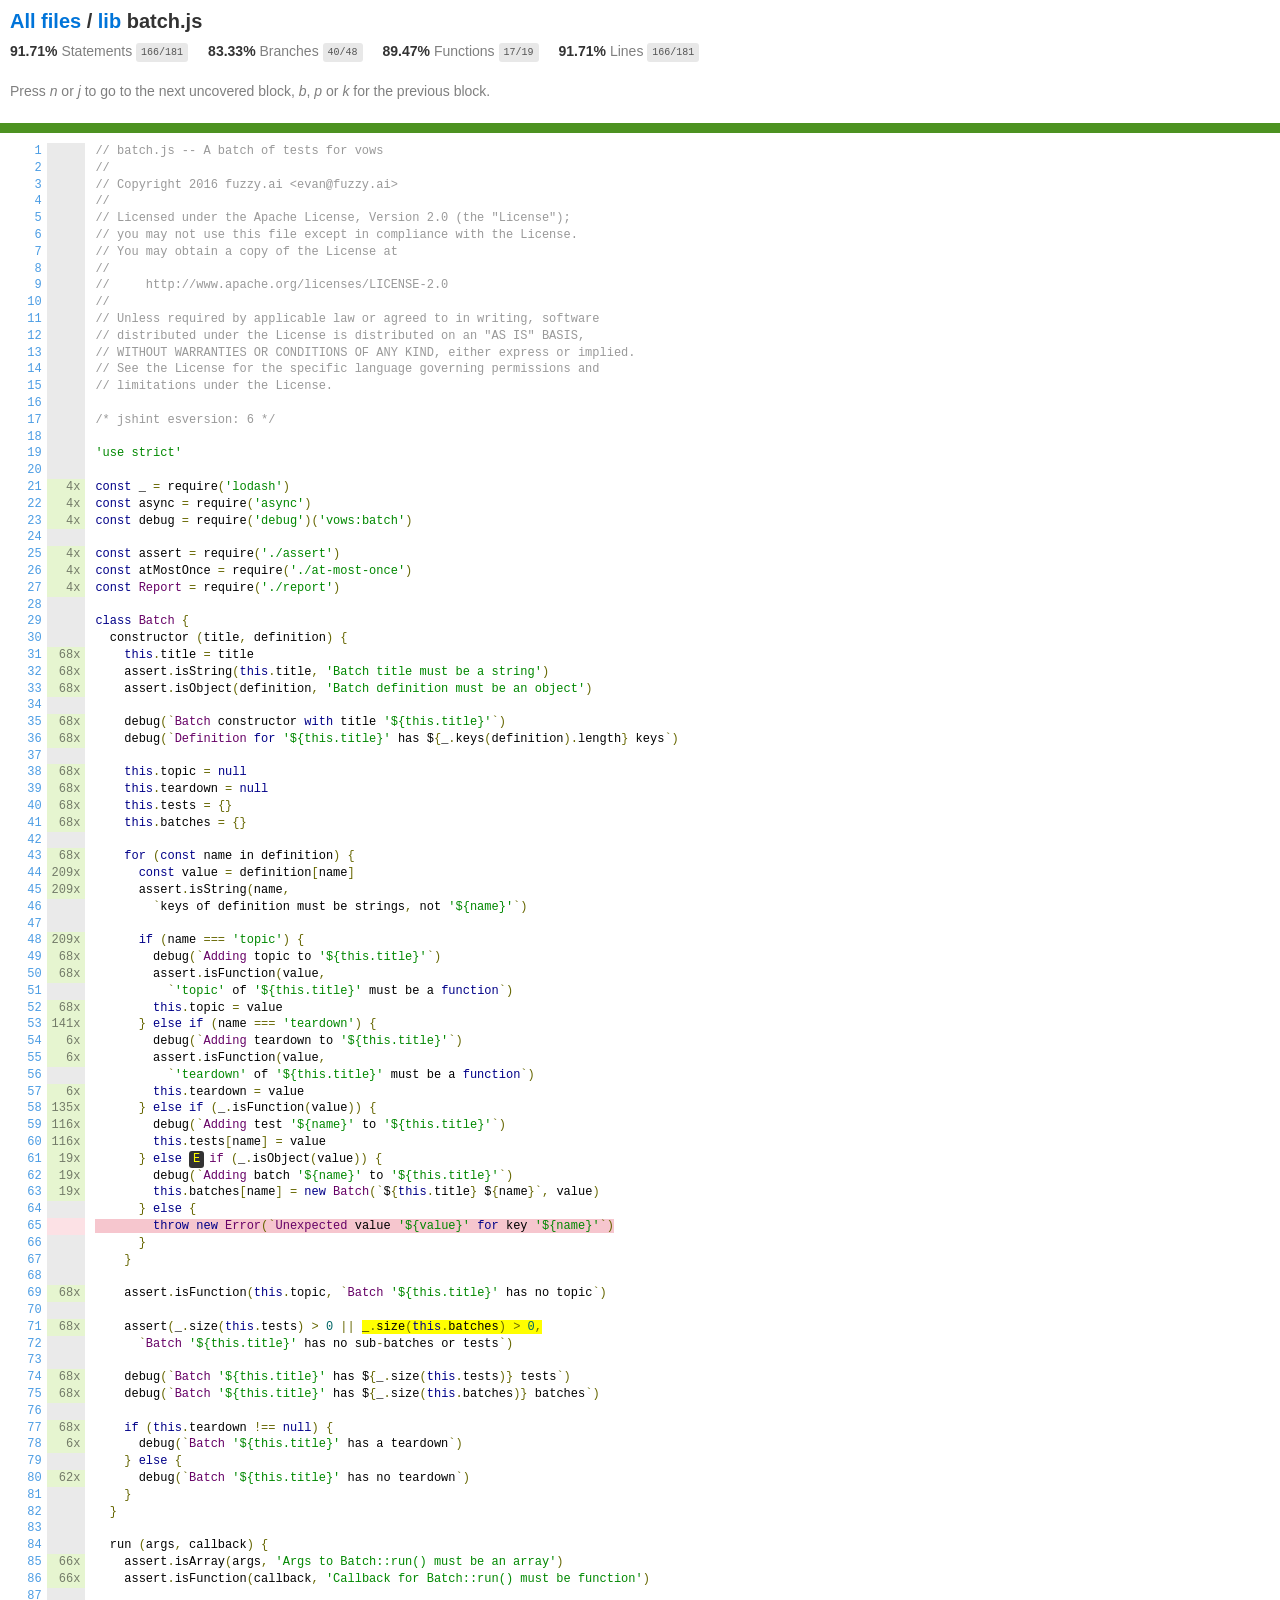
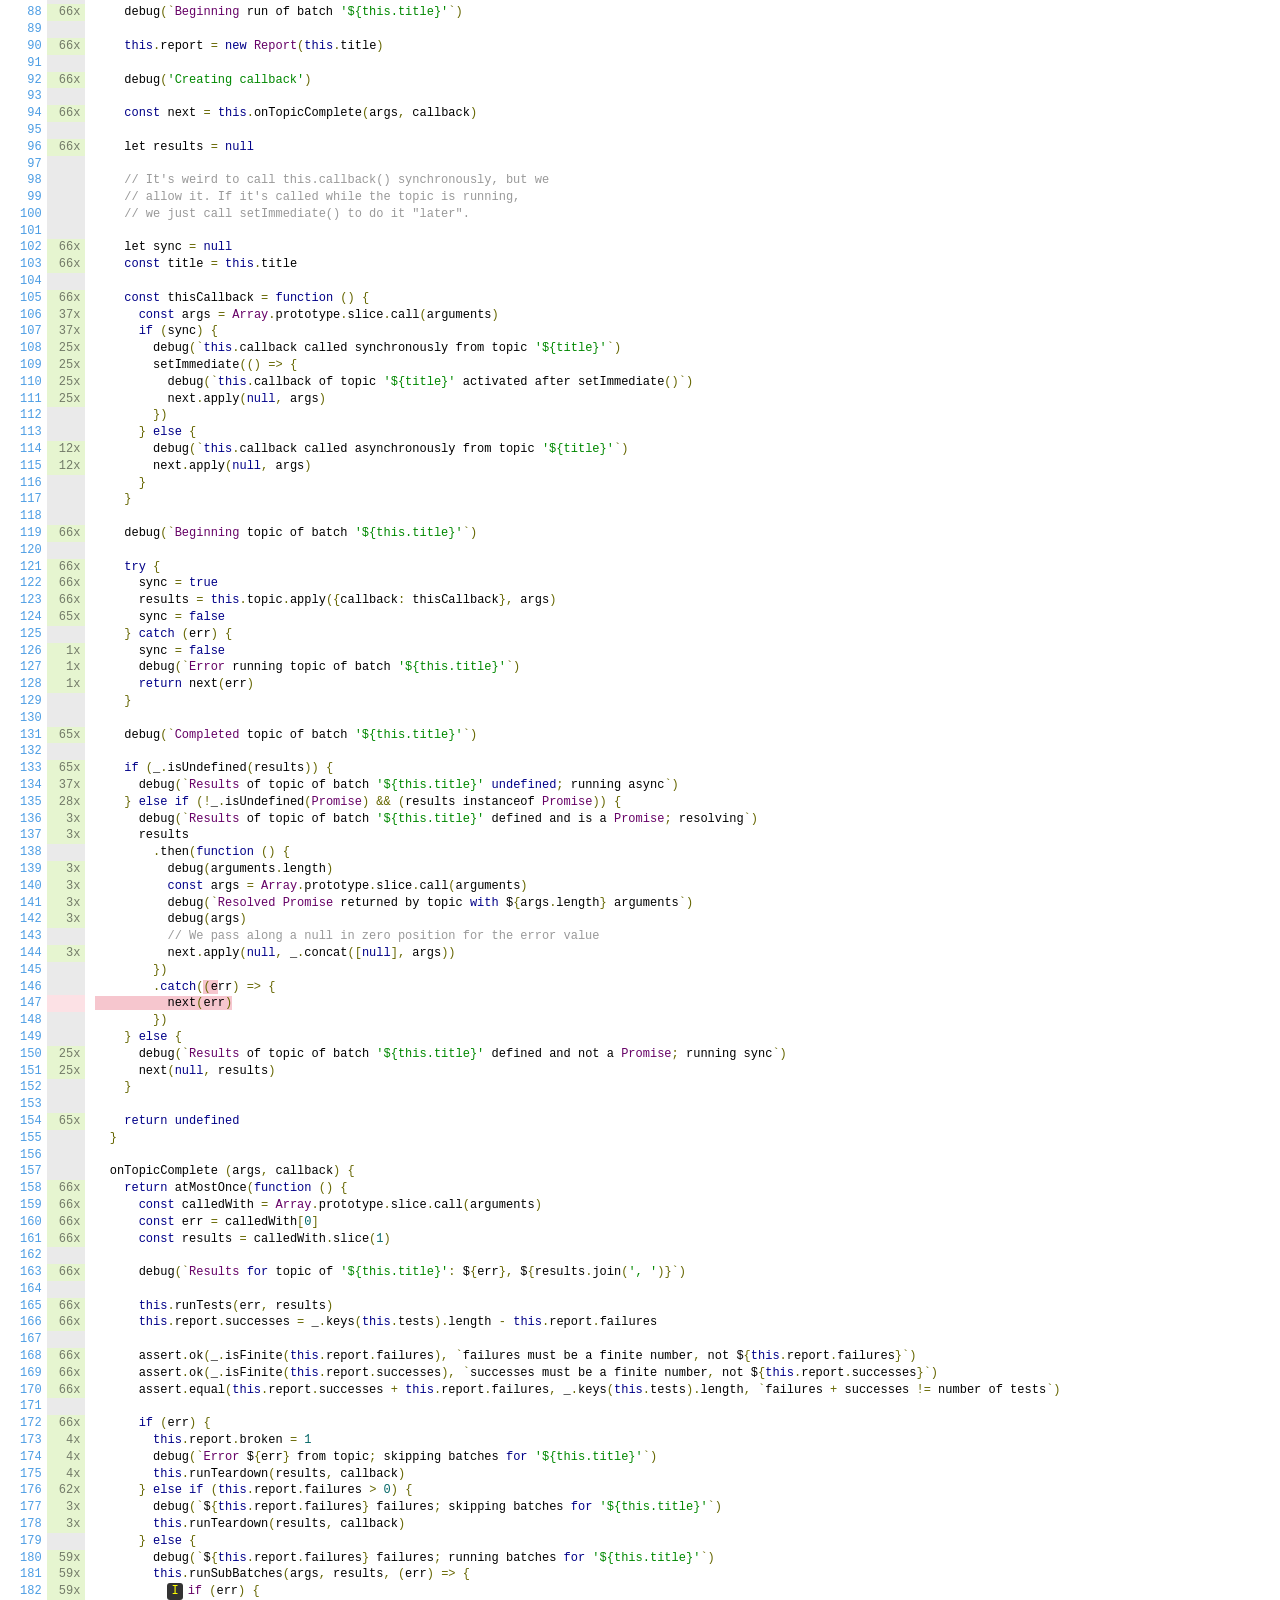
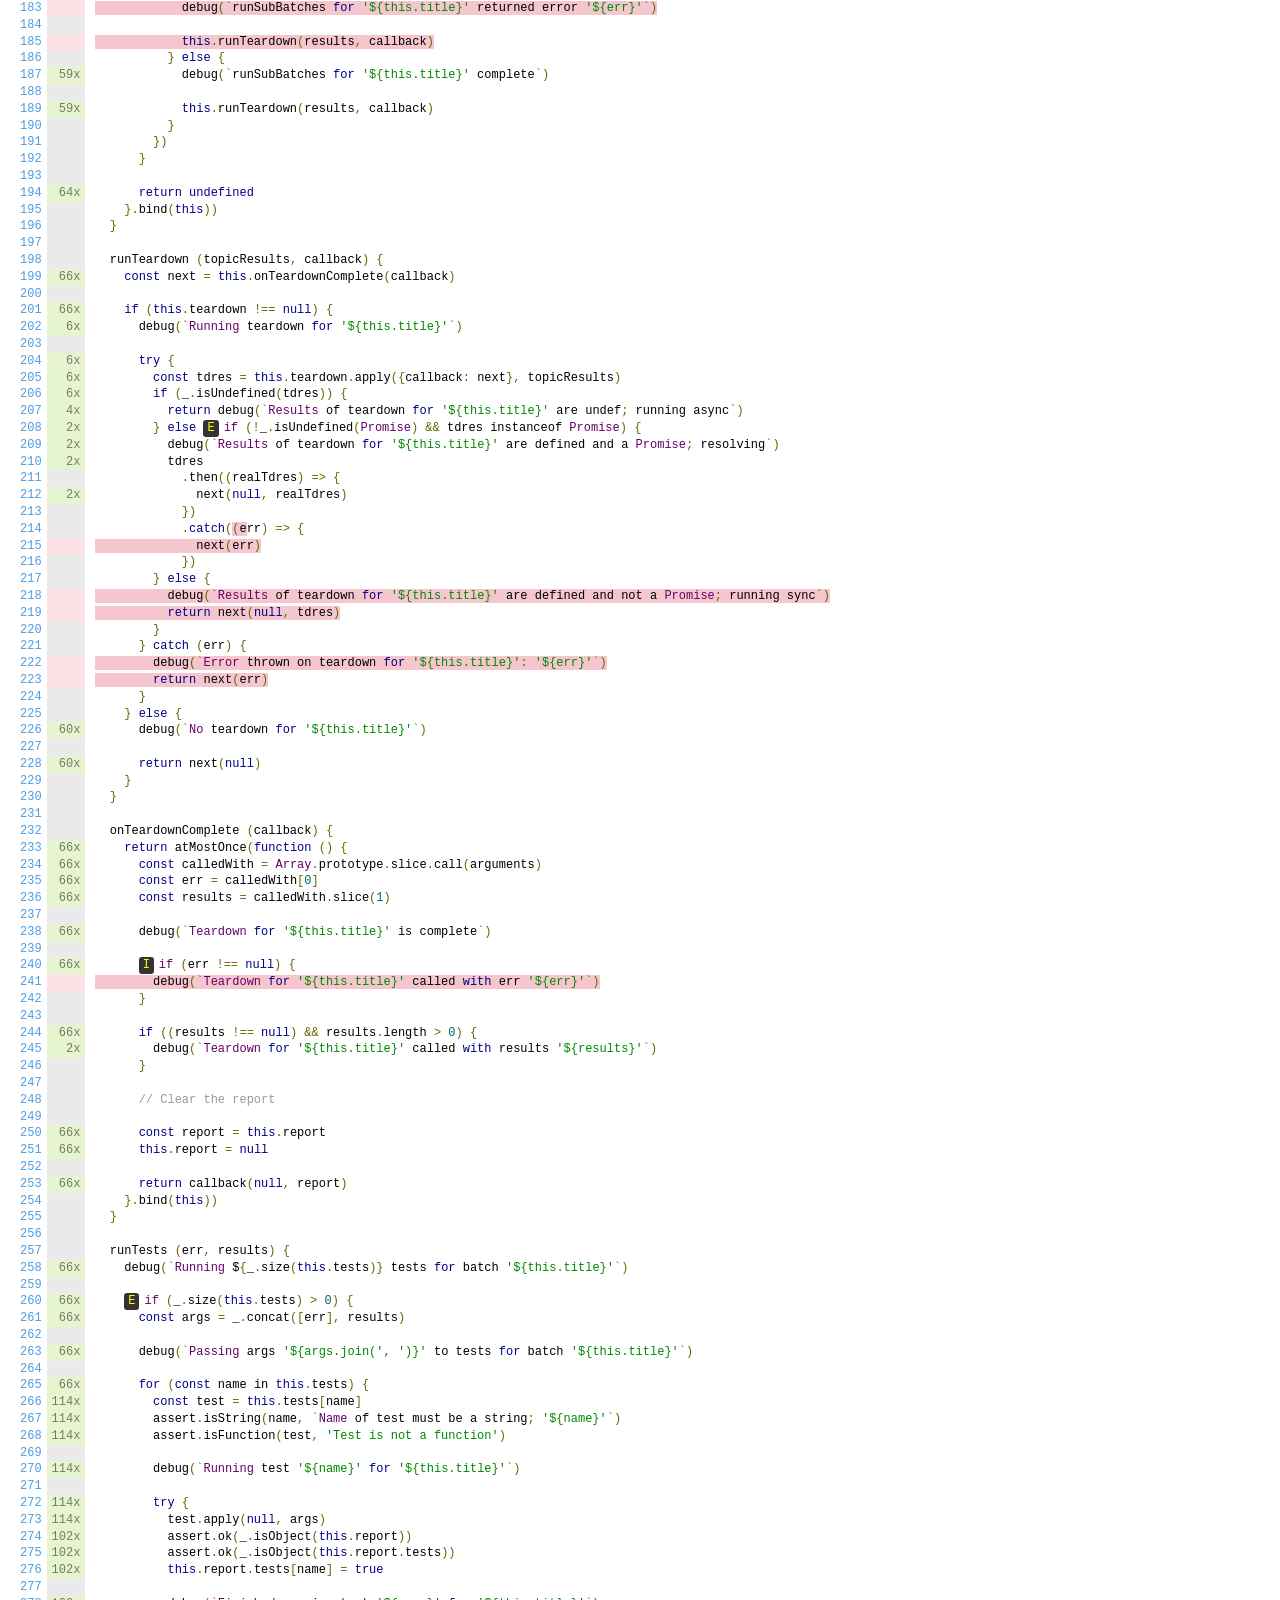
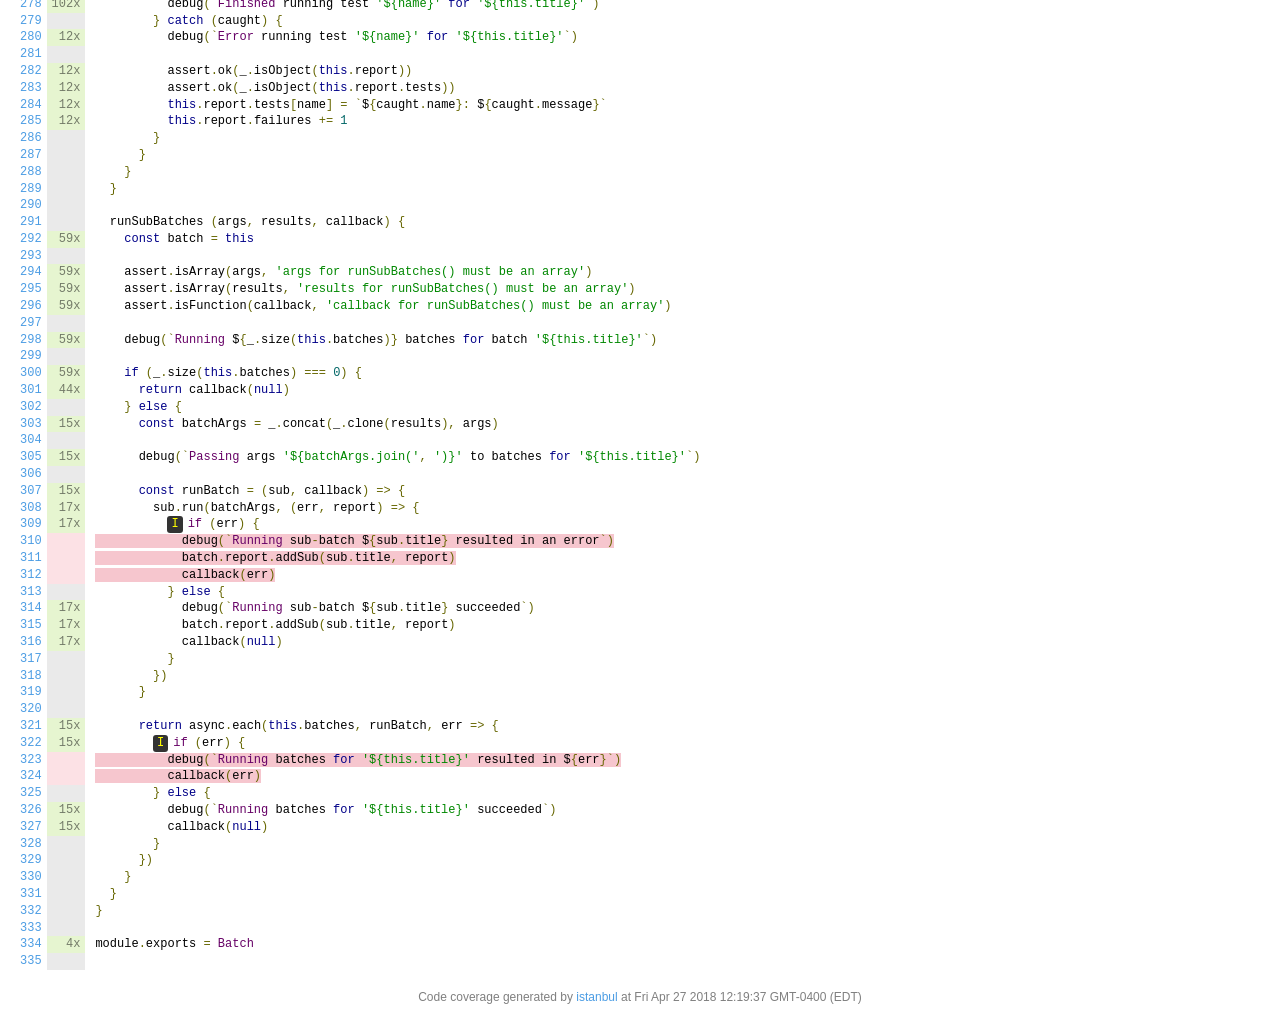
<file: node_modules/vows/coverage/lcov-report/lib/batch.js.html>
<!doctype html>
<html lang="en">
<head>
    <title>Code coverage report for lib/batch.js</title>
    <meta charset="utf-8" />
    <link rel="stylesheet" href="../prettify.css" />
    <link rel="stylesheet" href="../base.css" />
    <meta name="viewport" content="width=device-width, initial-scale=1">
    <style type='text/css'>
        .coverage-summary .sorter {
            background-image: url(../sort-arrow-sprite.png);
        }
    </style>
</head>
<body>
<div class='wrapper'>
  <div class='pad1'>
    <h1>
      <a href="../index.html">All files</a> / <a href="index.html">lib</a> batch.js
    </h1>
    <div class='clearfix'>
      <div class='fl pad1y space-right2'>
        <span class="strong">91.71% </span>
        <span class="quiet">Statements</span>
        <span class='fraction'>166/181</span>
      </div>
      <div class='fl pad1y space-right2'>
        <span class="strong">83.33% </span>
        <span class="quiet">Branches</span>
        <span class='fraction'>40/48</span>
      </div>
      <div class='fl pad1y space-right2'>
        <span class="strong">89.47% </span>
        <span class="quiet">Functions</span>
        <span class='fraction'>17/19</span>
      </div>
      <div class='fl pad1y space-right2'>
        <span class="strong">91.71% </span>
        <span class="quiet">Lines</span>
        <span class='fraction'>166/181</span>
      </div>
    </div>
    <p class="quiet">
      Press <em>n</em> or <em>j</em> to go to the next uncovered block, <em>b</em>, <em>p</em> or <em>k</em> for the previous block.
    </p>
  </div>
  <div class='status-line high'></div>
<pre><table class="coverage">
<tr><td class="line-count quiet"><a name='L1'></a><a href='#L1'>1</a>
<a name='L2'></a><a href='#L2'>2</a>
<a name='L3'></a><a href='#L3'>3</a>
<a name='L4'></a><a href='#L4'>4</a>
<a name='L5'></a><a href='#L5'>5</a>
<a name='L6'></a><a href='#L6'>6</a>
<a name='L7'></a><a href='#L7'>7</a>
<a name='L8'></a><a href='#L8'>8</a>
<a name='L9'></a><a href='#L9'>9</a>
<a name='L10'></a><a href='#L10'>10</a>
<a name='L11'></a><a href='#L11'>11</a>
<a name='L12'></a><a href='#L12'>12</a>
<a name='L13'></a><a href='#L13'>13</a>
<a name='L14'></a><a href='#L14'>14</a>
<a name='L15'></a><a href='#L15'>15</a>
<a name='L16'></a><a href='#L16'>16</a>
<a name='L17'></a><a href='#L17'>17</a>
<a name='L18'></a><a href='#L18'>18</a>
<a name='L19'></a><a href='#L19'>19</a>
<a name='L20'></a><a href='#L20'>20</a>
<a name='L21'></a><a href='#L21'>21</a>
<a name='L22'></a><a href='#L22'>22</a>
<a name='L23'></a><a href='#L23'>23</a>
<a name='L24'></a><a href='#L24'>24</a>
<a name='L25'></a><a href='#L25'>25</a>
<a name='L26'></a><a href='#L26'>26</a>
<a name='L27'></a><a href='#L27'>27</a>
<a name='L28'></a><a href='#L28'>28</a>
<a name='L29'></a><a href='#L29'>29</a>
<a name='L30'></a><a href='#L30'>30</a>
<a name='L31'></a><a href='#L31'>31</a>
<a name='L32'></a><a href='#L32'>32</a>
<a name='L33'></a><a href='#L33'>33</a>
<a name='L34'></a><a href='#L34'>34</a>
<a name='L35'></a><a href='#L35'>35</a>
<a name='L36'></a><a href='#L36'>36</a>
<a name='L37'></a><a href='#L37'>37</a>
<a name='L38'></a><a href='#L38'>38</a>
<a name='L39'></a><a href='#L39'>39</a>
<a name='L40'></a><a href='#L40'>40</a>
<a name='L41'></a><a href='#L41'>41</a>
<a name='L42'></a><a href='#L42'>42</a>
<a name='L43'></a><a href='#L43'>43</a>
<a name='L44'></a><a href='#L44'>44</a>
<a name='L45'></a><a href='#L45'>45</a>
<a name='L46'></a><a href='#L46'>46</a>
<a name='L47'></a><a href='#L47'>47</a>
<a name='L48'></a><a href='#L48'>48</a>
<a name='L49'></a><a href='#L49'>49</a>
<a name='L50'></a><a href='#L50'>50</a>
<a name='L51'></a><a href='#L51'>51</a>
<a name='L52'></a><a href='#L52'>52</a>
<a name='L53'></a><a href='#L53'>53</a>
<a name='L54'></a><a href='#L54'>54</a>
<a name='L55'></a><a href='#L55'>55</a>
<a name='L56'></a><a href='#L56'>56</a>
<a name='L57'></a><a href='#L57'>57</a>
<a name='L58'></a><a href='#L58'>58</a>
<a name='L59'></a><a href='#L59'>59</a>
<a name='L60'></a><a href='#L60'>60</a>
<a name='L61'></a><a href='#L61'>61</a>
<a name='L62'></a><a href='#L62'>62</a>
<a name='L63'></a><a href='#L63'>63</a>
<a name='L64'></a><a href='#L64'>64</a>
<a name='L65'></a><a href='#L65'>65</a>
<a name='L66'></a><a href='#L66'>66</a>
<a name='L67'></a><a href='#L67'>67</a>
<a name='L68'></a><a href='#L68'>68</a>
<a name='L69'></a><a href='#L69'>69</a>
<a name='L70'></a><a href='#L70'>70</a>
<a name='L71'></a><a href='#L71'>71</a>
<a name='L72'></a><a href='#L72'>72</a>
<a name='L73'></a><a href='#L73'>73</a>
<a name='L74'></a><a href='#L74'>74</a>
<a name='L75'></a><a href='#L75'>75</a>
<a name='L76'></a><a href='#L76'>76</a>
<a name='L77'></a><a href='#L77'>77</a>
<a name='L78'></a><a href='#L78'>78</a>
<a name='L79'></a><a href='#L79'>79</a>
<a name='L80'></a><a href='#L80'>80</a>
<a name='L81'></a><a href='#L81'>81</a>
<a name='L82'></a><a href='#L82'>82</a>
<a name='L83'></a><a href='#L83'>83</a>
<a name='L84'></a><a href='#L84'>84</a>
<a name='L85'></a><a href='#L85'>85</a>
<a name='L86'></a><a href='#L86'>86</a>
<a name='L87'></a><a href='#L87'>87</a>
<a name='L88'></a><a href='#L88'>88</a>
<a name='L89'></a><a href='#L89'>89</a>
<a name='L90'></a><a href='#L90'>90</a>
<a name='L91'></a><a href='#L91'>91</a>
<a name='L92'></a><a href='#L92'>92</a>
<a name='L93'></a><a href='#L93'>93</a>
<a name='L94'></a><a href='#L94'>94</a>
<a name='L95'></a><a href='#L95'>95</a>
<a name='L96'></a><a href='#L96'>96</a>
<a name='L97'></a><a href='#L97'>97</a>
<a name='L98'></a><a href='#L98'>98</a>
<a name='L99'></a><a href='#L99'>99</a>
<a name='L100'></a><a href='#L100'>100</a>
<a name='L101'></a><a href='#L101'>101</a>
<a name='L102'></a><a href='#L102'>102</a>
<a name='L103'></a><a href='#L103'>103</a>
<a name='L104'></a><a href='#L104'>104</a>
<a name='L105'></a><a href='#L105'>105</a>
<a name='L106'></a><a href='#L106'>106</a>
<a name='L107'></a><a href='#L107'>107</a>
<a name='L108'></a><a href='#L108'>108</a>
<a name='L109'></a><a href='#L109'>109</a>
<a name='L110'></a><a href='#L110'>110</a>
<a name='L111'></a><a href='#L111'>111</a>
<a name='L112'></a><a href='#L112'>112</a>
<a name='L113'></a><a href='#L113'>113</a>
<a name='L114'></a><a href='#L114'>114</a>
<a name='L115'></a><a href='#L115'>115</a>
<a name='L116'></a><a href='#L116'>116</a>
<a name='L117'></a><a href='#L117'>117</a>
<a name='L118'></a><a href='#L118'>118</a>
<a name='L119'></a><a href='#L119'>119</a>
<a name='L120'></a><a href='#L120'>120</a>
<a name='L121'></a><a href='#L121'>121</a>
<a name='L122'></a><a href='#L122'>122</a>
<a name='L123'></a><a href='#L123'>123</a>
<a name='L124'></a><a href='#L124'>124</a>
<a name='L125'></a><a href='#L125'>125</a>
<a name='L126'></a><a href='#L126'>126</a>
<a name='L127'></a><a href='#L127'>127</a>
<a name='L128'></a><a href='#L128'>128</a>
<a name='L129'></a><a href='#L129'>129</a>
<a name='L130'></a><a href='#L130'>130</a>
<a name='L131'></a><a href='#L131'>131</a>
<a name='L132'></a><a href='#L132'>132</a>
<a name='L133'></a><a href='#L133'>133</a>
<a name='L134'></a><a href='#L134'>134</a>
<a name='L135'></a><a href='#L135'>135</a>
<a name='L136'></a><a href='#L136'>136</a>
<a name='L137'></a><a href='#L137'>137</a>
<a name='L138'></a><a href='#L138'>138</a>
<a name='L139'></a><a href='#L139'>139</a>
<a name='L140'></a><a href='#L140'>140</a>
<a name='L141'></a><a href='#L141'>141</a>
<a name='L142'></a><a href='#L142'>142</a>
<a name='L143'></a><a href='#L143'>143</a>
<a name='L144'></a><a href='#L144'>144</a>
<a name='L145'></a><a href='#L145'>145</a>
<a name='L146'></a><a href='#L146'>146</a>
<a name='L147'></a><a href='#L147'>147</a>
<a name='L148'></a><a href='#L148'>148</a>
<a name='L149'></a><a href='#L149'>149</a>
<a name='L150'></a><a href='#L150'>150</a>
<a name='L151'></a><a href='#L151'>151</a>
<a name='L152'></a><a href='#L152'>152</a>
<a name='L153'></a><a href='#L153'>153</a>
<a name='L154'></a><a href='#L154'>154</a>
<a name='L155'></a><a href='#L155'>155</a>
<a name='L156'></a><a href='#L156'>156</a>
<a name='L157'></a><a href='#L157'>157</a>
<a name='L158'></a><a href='#L158'>158</a>
<a name='L159'></a><a href='#L159'>159</a>
<a name='L160'></a><a href='#L160'>160</a>
<a name='L161'></a><a href='#L161'>161</a>
<a name='L162'></a><a href='#L162'>162</a>
<a name='L163'></a><a href='#L163'>163</a>
<a name='L164'></a><a href='#L164'>164</a>
<a name='L165'></a><a href='#L165'>165</a>
<a name='L166'></a><a href='#L166'>166</a>
<a name='L167'></a><a href='#L167'>167</a>
<a name='L168'></a><a href='#L168'>168</a>
<a name='L169'></a><a href='#L169'>169</a>
<a name='L170'></a><a href='#L170'>170</a>
<a name='L171'></a><a href='#L171'>171</a>
<a name='L172'></a><a href='#L172'>172</a>
<a name='L173'></a><a href='#L173'>173</a>
<a name='L174'></a><a href='#L174'>174</a>
<a name='L175'></a><a href='#L175'>175</a>
<a name='L176'></a><a href='#L176'>176</a>
<a name='L177'></a><a href='#L177'>177</a>
<a name='L178'></a><a href='#L178'>178</a>
<a name='L179'></a><a href='#L179'>179</a>
<a name='L180'></a><a href='#L180'>180</a>
<a name='L181'></a><a href='#L181'>181</a>
<a name='L182'></a><a href='#L182'>182</a>
<a name='L183'></a><a href='#L183'>183</a>
<a name='L184'></a><a href='#L184'>184</a>
<a name='L185'></a><a href='#L185'>185</a>
<a name='L186'></a><a href='#L186'>186</a>
<a name='L187'></a><a href='#L187'>187</a>
<a name='L188'></a><a href='#L188'>188</a>
<a name='L189'></a><a href='#L189'>189</a>
<a name='L190'></a><a href='#L190'>190</a>
<a name='L191'></a><a href='#L191'>191</a>
<a name='L192'></a><a href='#L192'>192</a>
<a name='L193'></a><a href='#L193'>193</a>
<a name='L194'></a><a href='#L194'>194</a>
<a name='L195'></a><a href='#L195'>195</a>
<a name='L196'></a><a href='#L196'>196</a>
<a name='L197'></a><a href='#L197'>197</a>
<a name='L198'></a><a href='#L198'>198</a>
<a name='L199'></a><a href='#L199'>199</a>
<a name='L200'></a><a href='#L200'>200</a>
<a name='L201'></a><a href='#L201'>201</a>
<a name='L202'></a><a href='#L202'>202</a>
<a name='L203'></a><a href='#L203'>203</a>
<a name='L204'></a><a href='#L204'>204</a>
<a name='L205'></a><a href='#L205'>205</a>
<a name='L206'></a><a href='#L206'>206</a>
<a name='L207'></a><a href='#L207'>207</a>
<a name='L208'></a><a href='#L208'>208</a>
<a name='L209'></a><a href='#L209'>209</a>
<a name='L210'></a><a href='#L210'>210</a>
<a name='L211'></a><a href='#L211'>211</a>
<a name='L212'></a><a href='#L212'>212</a>
<a name='L213'></a><a href='#L213'>213</a>
<a name='L214'></a><a href='#L214'>214</a>
<a name='L215'></a><a href='#L215'>215</a>
<a name='L216'></a><a href='#L216'>216</a>
<a name='L217'></a><a href='#L217'>217</a>
<a name='L218'></a><a href='#L218'>218</a>
<a name='L219'></a><a href='#L219'>219</a>
<a name='L220'></a><a href='#L220'>220</a>
<a name='L221'></a><a href='#L221'>221</a>
<a name='L222'></a><a href='#L222'>222</a>
<a name='L223'></a><a href='#L223'>223</a>
<a name='L224'></a><a href='#L224'>224</a>
<a name='L225'></a><a href='#L225'>225</a>
<a name='L226'></a><a href='#L226'>226</a>
<a name='L227'></a><a href='#L227'>227</a>
<a name='L228'></a><a href='#L228'>228</a>
<a name='L229'></a><a href='#L229'>229</a>
<a name='L230'></a><a href='#L230'>230</a>
<a name='L231'></a><a href='#L231'>231</a>
<a name='L232'></a><a href='#L232'>232</a>
<a name='L233'></a><a href='#L233'>233</a>
<a name='L234'></a><a href='#L234'>234</a>
<a name='L235'></a><a href='#L235'>235</a>
<a name='L236'></a><a href='#L236'>236</a>
<a name='L237'></a><a href='#L237'>237</a>
<a name='L238'></a><a href='#L238'>238</a>
<a name='L239'></a><a href='#L239'>239</a>
<a name='L240'></a><a href='#L240'>240</a>
<a name='L241'></a><a href='#L241'>241</a>
<a name='L242'></a><a href='#L242'>242</a>
<a name='L243'></a><a href='#L243'>243</a>
<a name='L244'></a><a href='#L244'>244</a>
<a name='L245'></a><a href='#L245'>245</a>
<a name='L246'></a><a href='#L246'>246</a>
<a name='L247'></a><a href='#L247'>247</a>
<a name='L248'></a><a href='#L248'>248</a>
<a name='L249'></a><a href='#L249'>249</a>
<a name='L250'></a><a href='#L250'>250</a>
<a name='L251'></a><a href='#L251'>251</a>
<a name='L252'></a><a href='#L252'>252</a>
<a name='L253'></a><a href='#L253'>253</a>
<a name='L254'></a><a href='#L254'>254</a>
<a name='L255'></a><a href='#L255'>255</a>
<a name='L256'></a><a href='#L256'>256</a>
<a name='L257'></a><a href='#L257'>257</a>
<a name='L258'></a><a href='#L258'>258</a>
<a name='L259'></a><a href='#L259'>259</a>
<a name='L260'></a><a href='#L260'>260</a>
<a name='L261'></a><a href='#L261'>261</a>
<a name='L262'></a><a href='#L262'>262</a>
<a name='L263'></a><a href='#L263'>263</a>
<a name='L264'></a><a href='#L264'>264</a>
<a name='L265'></a><a href='#L265'>265</a>
<a name='L266'></a><a href='#L266'>266</a>
<a name='L267'></a><a href='#L267'>267</a>
<a name='L268'></a><a href='#L268'>268</a>
<a name='L269'></a><a href='#L269'>269</a>
<a name='L270'></a><a href='#L270'>270</a>
<a name='L271'></a><a href='#L271'>271</a>
<a name='L272'></a><a href='#L272'>272</a>
<a name='L273'></a><a href='#L273'>273</a>
<a name='L274'></a><a href='#L274'>274</a>
<a name='L275'></a><a href='#L275'>275</a>
<a name='L276'></a><a href='#L276'>276</a>
<a name='L277'></a><a href='#L277'>277</a>
<a name='L278'></a><a href='#L278'>278</a>
<a name='L279'></a><a href='#L279'>279</a>
<a name='L280'></a><a href='#L280'>280</a>
<a name='L281'></a><a href='#L281'>281</a>
<a name='L282'></a><a href='#L282'>282</a>
<a name='L283'></a><a href='#L283'>283</a>
<a name='L284'></a><a href='#L284'>284</a>
<a name='L285'></a><a href='#L285'>285</a>
<a name='L286'></a><a href='#L286'>286</a>
<a name='L287'></a><a href='#L287'>287</a>
<a name='L288'></a><a href='#L288'>288</a>
<a name='L289'></a><a href='#L289'>289</a>
<a name='L290'></a><a href='#L290'>290</a>
<a name='L291'></a><a href='#L291'>291</a>
<a name='L292'></a><a href='#L292'>292</a>
<a name='L293'></a><a href='#L293'>293</a>
<a name='L294'></a><a href='#L294'>294</a>
<a name='L295'></a><a href='#L295'>295</a>
<a name='L296'></a><a href='#L296'>296</a>
<a name='L297'></a><a href='#L297'>297</a>
<a name='L298'></a><a href='#L298'>298</a>
<a name='L299'></a><a href='#L299'>299</a>
<a name='L300'></a><a href='#L300'>300</a>
<a name='L301'></a><a href='#L301'>301</a>
<a name='L302'></a><a href='#L302'>302</a>
<a name='L303'></a><a href='#L303'>303</a>
<a name='L304'></a><a href='#L304'>304</a>
<a name='L305'></a><a href='#L305'>305</a>
<a name='L306'></a><a href='#L306'>306</a>
<a name='L307'></a><a href='#L307'>307</a>
<a name='L308'></a><a href='#L308'>308</a>
<a name='L309'></a><a href='#L309'>309</a>
<a name='L310'></a><a href='#L310'>310</a>
<a name='L311'></a><a href='#L311'>311</a>
<a name='L312'></a><a href='#L312'>312</a>
<a name='L313'></a><a href='#L313'>313</a>
<a name='L314'></a><a href='#L314'>314</a>
<a name='L315'></a><a href='#L315'>315</a>
<a name='L316'></a><a href='#L316'>316</a>
<a name='L317'></a><a href='#L317'>317</a>
<a name='L318'></a><a href='#L318'>318</a>
<a name='L319'></a><a href='#L319'>319</a>
<a name='L320'></a><a href='#L320'>320</a>
<a name='L321'></a><a href='#L321'>321</a>
<a name='L322'></a><a href='#L322'>322</a>
<a name='L323'></a><a href='#L323'>323</a>
<a name='L324'></a><a href='#L324'>324</a>
<a name='L325'></a><a href='#L325'>325</a>
<a name='L326'></a><a href='#L326'>326</a>
<a name='L327'></a><a href='#L327'>327</a>
<a name='L328'></a><a href='#L328'>328</a>
<a name='L329'></a><a href='#L329'>329</a>
<a name='L330'></a><a href='#L330'>330</a>
<a name='L331'></a><a href='#L331'>331</a>
<a name='L332'></a><a href='#L332'>332</a>
<a name='L333'></a><a href='#L333'>333</a>
<a name='L334'></a><a href='#L334'>334</a>
<a name='L335'></a><a href='#L335'>335</a></td><td class="line-coverage quiet"><span class="cline-any cline-neutral">&nbsp;</span>
<span class="cline-any cline-neutral">&nbsp;</span>
<span class="cline-any cline-neutral">&nbsp;</span>
<span class="cline-any cline-neutral">&nbsp;</span>
<span class="cline-any cline-neutral">&nbsp;</span>
<span class="cline-any cline-neutral">&nbsp;</span>
<span class="cline-any cline-neutral">&nbsp;</span>
<span class="cline-any cline-neutral">&nbsp;</span>
<span class="cline-any cline-neutral">&nbsp;</span>
<span class="cline-any cline-neutral">&nbsp;</span>
<span class="cline-any cline-neutral">&nbsp;</span>
<span class="cline-any cline-neutral">&nbsp;</span>
<span class="cline-any cline-neutral">&nbsp;</span>
<span class="cline-any cline-neutral">&nbsp;</span>
<span class="cline-any cline-neutral">&nbsp;</span>
<span class="cline-any cline-neutral">&nbsp;</span>
<span class="cline-any cline-neutral">&nbsp;</span>
<span class="cline-any cline-neutral">&nbsp;</span>
<span class="cline-any cline-neutral">&nbsp;</span>
<span class="cline-any cline-neutral">&nbsp;</span>
<span class="cline-any cline-yes">4x</span>
<span class="cline-any cline-yes">4x</span>
<span class="cline-any cline-yes">4x</span>
<span class="cline-any cline-neutral">&nbsp;</span>
<span class="cline-any cline-yes">4x</span>
<span class="cline-any cline-yes">4x</span>
<span class="cline-any cline-yes">4x</span>
<span class="cline-any cline-neutral">&nbsp;</span>
<span class="cline-any cline-neutral">&nbsp;</span>
<span class="cline-any cline-neutral">&nbsp;</span>
<span class="cline-any cline-yes">68x</span>
<span class="cline-any cline-yes">68x</span>
<span class="cline-any cline-yes">68x</span>
<span class="cline-any cline-neutral">&nbsp;</span>
<span class="cline-any cline-yes">68x</span>
<span class="cline-any cline-yes">68x</span>
<span class="cline-any cline-neutral">&nbsp;</span>
<span class="cline-any cline-yes">68x</span>
<span class="cline-any cline-yes">68x</span>
<span class="cline-any cline-yes">68x</span>
<span class="cline-any cline-yes">68x</span>
<span class="cline-any cline-neutral">&nbsp;</span>
<span class="cline-any cline-yes">68x</span>
<span class="cline-any cline-yes">209x</span>
<span class="cline-any cline-yes">209x</span>
<span class="cline-any cline-neutral">&nbsp;</span>
<span class="cline-any cline-neutral">&nbsp;</span>
<span class="cline-any cline-yes">209x</span>
<span class="cline-any cline-yes">68x</span>
<span class="cline-any cline-yes">68x</span>
<span class="cline-any cline-neutral">&nbsp;</span>
<span class="cline-any cline-yes">68x</span>
<span class="cline-any cline-yes">141x</span>
<span class="cline-any cline-yes">6x</span>
<span class="cline-any cline-yes">6x</span>
<span class="cline-any cline-neutral">&nbsp;</span>
<span class="cline-any cline-yes">6x</span>
<span class="cline-any cline-yes">135x</span>
<span class="cline-any cline-yes">116x</span>
<span class="cline-any cline-yes">116x</span>
<span class="cline-any cline-yes">19x</span>
<span class="cline-any cline-yes">19x</span>
<span class="cline-any cline-yes">19x</span>
<span class="cline-any cline-neutral">&nbsp;</span>
<span class="cline-any cline-no">&nbsp;</span>
<span class="cline-any cline-neutral">&nbsp;</span>
<span class="cline-any cline-neutral">&nbsp;</span>
<span class="cline-any cline-neutral">&nbsp;</span>
<span class="cline-any cline-yes">68x</span>
<span class="cline-any cline-neutral">&nbsp;</span>
<span class="cline-any cline-yes">68x</span>
<span class="cline-any cline-neutral">&nbsp;</span>
<span class="cline-any cline-neutral">&nbsp;</span>
<span class="cline-any cline-yes">68x</span>
<span class="cline-any cline-yes">68x</span>
<span class="cline-any cline-neutral">&nbsp;</span>
<span class="cline-any cline-yes">68x</span>
<span class="cline-any cline-yes">6x</span>
<span class="cline-any cline-neutral">&nbsp;</span>
<span class="cline-any cline-yes">62x</span>
<span class="cline-any cline-neutral">&nbsp;</span>
<span class="cline-any cline-neutral">&nbsp;</span>
<span class="cline-any cline-neutral">&nbsp;</span>
<span class="cline-any cline-neutral">&nbsp;</span>
<span class="cline-any cline-yes">66x</span>
<span class="cline-any cline-yes">66x</span>
<span class="cline-any cline-neutral">&nbsp;</span>
<span class="cline-any cline-yes">66x</span>
<span class="cline-any cline-neutral">&nbsp;</span>
<span class="cline-any cline-yes">66x</span>
<span class="cline-any cline-neutral">&nbsp;</span>
<span class="cline-any cline-yes">66x</span>
<span class="cline-any cline-neutral">&nbsp;</span>
<span class="cline-any cline-yes">66x</span>
<span class="cline-any cline-neutral">&nbsp;</span>
<span class="cline-any cline-yes">66x</span>
<span class="cline-any cline-neutral">&nbsp;</span>
<span class="cline-any cline-neutral">&nbsp;</span>
<span class="cline-any cline-neutral">&nbsp;</span>
<span class="cline-any cline-neutral">&nbsp;</span>
<span class="cline-any cline-neutral">&nbsp;</span>
<span class="cline-any cline-yes">66x</span>
<span class="cline-any cline-yes">66x</span>
<span class="cline-any cline-neutral">&nbsp;</span>
<span class="cline-any cline-yes">66x</span>
<span class="cline-any cline-yes">37x</span>
<span class="cline-any cline-yes">37x</span>
<span class="cline-any cline-yes">25x</span>
<span class="cline-any cline-yes">25x</span>
<span class="cline-any cline-yes">25x</span>
<span class="cline-any cline-yes">25x</span>
<span class="cline-any cline-neutral">&nbsp;</span>
<span class="cline-any cline-neutral">&nbsp;</span>
<span class="cline-any cline-yes">12x</span>
<span class="cline-any cline-yes">12x</span>
<span class="cline-any cline-neutral">&nbsp;</span>
<span class="cline-any cline-neutral">&nbsp;</span>
<span class="cline-any cline-neutral">&nbsp;</span>
<span class="cline-any cline-yes">66x</span>
<span class="cline-any cline-neutral">&nbsp;</span>
<span class="cline-any cline-yes">66x</span>
<span class="cline-any cline-yes">66x</span>
<span class="cline-any cline-yes">66x</span>
<span class="cline-any cline-yes">65x</span>
<span class="cline-any cline-neutral">&nbsp;</span>
<span class="cline-any cline-yes">1x</span>
<span class="cline-any cline-yes">1x</span>
<span class="cline-any cline-yes">1x</span>
<span class="cline-any cline-neutral">&nbsp;</span>
<span class="cline-any cline-neutral">&nbsp;</span>
<span class="cline-any cline-yes">65x</span>
<span class="cline-any cline-neutral">&nbsp;</span>
<span class="cline-any cline-yes">65x</span>
<span class="cline-any cline-yes">37x</span>
<span class="cline-any cline-yes">28x</span>
<span class="cline-any cline-yes">3x</span>
<span class="cline-any cline-yes">3x</span>
<span class="cline-any cline-neutral">&nbsp;</span>
<span class="cline-any cline-yes">3x</span>
<span class="cline-any cline-yes">3x</span>
<span class="cline-any cline-yes">3x</span>
<span class="cline-any cline-yes">3x</span>
<span class="cline-any cline-neutral">&nbsp;</span>
<span class="cline-any cline-yes">3x</span>
<span class="cline-any cline-neutral">&nbsp;</span>
<span class="cline-any cline-neutral">&nbsp;</span>
<span class="cline-any cline-no">&nbsp;</span>
<span class="cline-any cline-neutral">&nbsp;</span>
<span class="cline-any cline-neutral">&nbsp;</span>
<span class="cline-any cline-yes">25x</span>
<span class="cline-any cline-yes">25x</span>
<span class="cline-any cline-neutral">&nbsp;</span>
<span class="cline-any cline-neutral">&nbsp;</span>
<span class="cline-any cline-yes">65x</span>
<span class="cline-any cline-neutral">&nbsp;</span>
<span class="cline-any cline-neutral">&nbsp;</span>
<span class="cline-any cline-neutral">&nbsp;</span>
<span class="cline-any cline-yes">66x</span>
<span class="cline-any cline-yes">66x</span>
<span class="cline-any cline-yes">66x</span>
<span class="cline-any cline-yes">66x</span>
<span class="cline-any cline-neutral">&nbsp;</span>
<span class="cline-any cline-yes">66x</span>
<span class="cline-any cline-neutral">&nbsp;</span>
<span class="cline-any cline-yes">66x</span>
<span class="cline-any cline-yes">66x</span>
<span class="cline-any cline-neutral">&nbsp;</span>
<span class="cline-any cline-yes">66x</span>
<span class="cline-any cline-yes">66x</span>
<span class="cline-any cline-yes">66x</span>
<span class="cline-any cline-neutral">&nbsp;</span>
<span class="cline-any cline-yes">66x</span>
<span class="cline-any cline-yes">4x</span>
<span class="cline-any cline-yes">4x</span>
<span class="cline-any cline-yes">4x</span>
<span class="cline-any cline-yes">62x</span>
<span class="cline-any cline-yes">3x</span>
<span class="cline-any cline-yes">3x</span>
<span class="cline-any cline-neutral">&nbsp;</span>
<span class="cline-any cline-yes">59x</span>
<span class="cline-any cline-yes">59x</span>
<span class="cline-any cline-yes">59x</span>
<span class="cline-any cline-no">&nbsp;</span>
<span class="cline-any cline-neutral">&nbsp;</span>
<span class="cline-any cline-no">&nbsp;</span>
<span class="cline-any cline-neutral">&nbsp;</span>
<span class="cline-any cline-yes">59x</span>
<span class="cline-any cline-neutral">&nbsp;</span>
<span class="cline-any cline-yes">59x</span>
<span class="cline-any cline-neutral">&nbsp;</span>
<span class="cline-any cline-neutral">&nbsp;</span>
<span class="cline-any cline-neutral">&nbsp;</span>
<span class="cline-any cline-neutral">&nbsp;</span>
<span class="cline-any cline-yes">64x</span>
<span class="cline-any cline-neutral">&nbsp;</span>
<span class="cline-any cline-neutral">&nbsp;</span>
<span class="cline-any cline-neutral">&nbsp;</span>
<span class="cline-any cline-neutral">&nbsp;</span>
<span class="cline-any cline-yes">66x</span>
<span class="cline-any cline-neutral">&nbsp;</span>
<span class="cline-any cline-yes">66x</span>
<span class="cline-any cline-yes">6x</span>
<span class="cline-any cline-neutral">&nbsp;</span>
<span class="cline-any cline-yes">6x</span>
<span class="cline-any cline-yes">6x</span>
<span class="cline-any cline-yes">6x</span>
<span class="cline-any cline-yes">4x</span>
<span class="cline-any cline-yes">2x</span>
<span class="cline-any cline-yes">2x</span>
<span class="cline-any cline-yes">2x</span>
<span class="cline-any cline-neutral">&nbsp;</span>
<span class="cline-any cline-yes">2x</span>
<span class="cline-any cline-neutral">&nbsp;</span>
<span class="cline-any cline-neutral">&nbsp;</span>
<span class="cline-any cline-no">&nbsp;</span>
<span class="cline-any cline-neutral">&nbsp;</span>
<span class="cline-any cline-neutral">&nbsp;</span>
<span class="cline-any cline-no">&nbsp;</span>
<span class="cline-any cline-no">&nbsp;</span>
<span class="cline-any cline-neutral">&nbsp;</span>
<span class="cline-any cline-neutral">&nbsp;</span>
<span class="cline-any cline-no">&nbsp;</span>
<span class="cline-any cline-no">&nbsp;</span>
<span class="cline-any cline-neutral">&nbsp;</span>
<span class="cline-any cline-neutral">&nbsp;</span>
<span class="cline-any cline-yes">60x</span>
<span class="cline-any cline-neutral">&nbsp;</span>
<span class="cline-any cline-yes">60x</span>
<span class="cline-any cline-neutral">&nbsp;</span>
<span class="cline-any cline-neutral">&nbsp;</span>
<span class="cline-any cline-neutral">&nbsp;</span>
<span class="cline-any cline-neutral">&nbsp;</span>
<span class="cline-any cline-yes">66x</span>
<span class="cline-any cline-yes">66x</span>
<span class="cline-any cline-yes">66x</span>
<span class="cline-any cline-yes">66x</span>
<span class="cline-any cline-neutral">&nbsp;</span>
<span class="cline-any cline-yes">66x</span>
<span class="cline-any cline-neutral">&nbsp;</span>
<span class="cline-any cline-yes">66x</span>
<span class="cline-any cline-no">&nbsp;</span>
<span class="cline-any cline-neutral">&nbsp;</span>
<span class="cline-any cline-neutral">&nbsp;</span>
<span class="cline-any cline-yes">66x</span>
<span class="cline-any cline-yes">2x</span>
<span class="cline-any cline-neutral">&nbsp;</span>
<span class="cline-any cline-neutral">&nbsp;</span>
<span class="cline-any cline-neutral">&nbsp;</span>
<span class="cline-any cline-neutral">&nbsp;</span>
<span class="cline-any cline-yes">66x</span>
<span class="cline-any cline-yes">66x</span>
<span class="cline-any cline-neutral">&nbsp;</span>
<span class="cline-any cline-yes">66x</span>
<span class="cline-any cline-neutral">&nbsp;</span>
<span class="cline-any cline-neutral">&nbsp;</span>
<span class="cline-any cline-neutral">&nbsp;</span>
<span class="cline-any cline-neutral">&nbsp;</span>
<span class="cline-any cline-yes">66x</span>
<span class="cline-any cline-neutral">&nbsp;</span>
<span class="cline-any cline-yes">66x</span>
<span class="cline-any cline-yes">66x</span>
<span class="cline-any cline-neutral">&nbsp;</span>
<span class="cline-any cline-yes">66x</span>
<span class="cline-any cline-neutral">&nbsp;</span>
<span class="cline-any cline-yes">66x</span>
<span class="cline-any cline-yes">114x</span>
<span class="cline-any cline-yes">114x</span>
<span class="cline-any cline-yes">114x</span>
<span class="cline-any cline-neutral">&nbsp;</span>
<span class="cline-any cline-yes">114x</span>
<span class="cline-any cline-neutral">&nbsp;</span>
<span class="cline-any cline-yes">114x</span>
<span class="cline-any cline-yes">114x</span>
<span class="cline-any cline-yes">102x</span>
<span class="cline-any cline-yes">102x</span>
<span class="cline-any cline-yes">102x</span>
<span class="cline-any cline-neutral">&nbsp;</span>
<span class="cline-any cline-yes">102x</span>
<span class="cline-any cline-neutral">&nbsp;</span>
<span class="cline-any cline-yes">12x</span>
<span class="cline-any cline-neutral">&nbsp;</span>
<span class="cline-any cline-yes">12x</span>
<span class="cline-any cline-yes">12x</span>
<span class="cline-any cline-yes">12x</span>
<span class="cline-any cline-yes">12x</span>
<span class="cline-any cline-neutral">&nbsp;</span>
<span class="cline-any cline-neutral">&nbsp;</span>
<span class="cline-any cline-neutral">&nbsp;</span>
<span class="cline-any cline-neutral">&nbsp;</span>
<span class="cline-any cline-neutral">&nbsp;</span>
<span class="cline-any cline-neutral">&nbsp;</span>
<span class="cline-any cline-yes">59x</span>
<span class="cline-any cline-neutral">&nbsp;</span>
<span class="cline-any cline-yes">59x</span>
<span class="cline-any cline-yes">59x</span>
<span class="cline-any cline-yes">59x</span>
<span class="cline-any cline-neutral">&nbsp;</span>
<span class="cline-any cline-yes">59x</span>
<span class="cline-any cline-neutral">&nbsp;</span>
<span class="cline-any cline-yes">59x</span>
<span class="cline-any cline-yes">44x</span>
<span class="cline-any cline-neutral">&nbsp;</span>
<span class="cline-any cline-yes">15x</span>
<span class="cline-any cline-neutral">&nbsp;</span>
<span class="cline-any cline-yes">15x</span>
<span class="cline-any cline-neutral">&nbsp;</span>
<span class="cline-any cline-yes">15x</span>
<span class="cline-any cline-yes">17x</span>
<span class="cline-any cline-yes">17x</span>
<span class="cline-any cline-no">&nbsp;</span>
<span class="cline-any cline-no">&nbsp;</span>
<span class="cline-any cline-no">&nbsp;</span>
<span class="cline-any cline-neutral">&nbsp;</span>
<span class="cline-any cline-yes">17x</span>
<span class="cline-any cline-yes">17x</span>
<span class="cline-any cline-yes">17x</span>
<span class="cline-any cline-neutral">&nbsp;</span>
<span class="cline-any cline-neutral">&nbsp;</span>
<span class="cline-any cline-neutral">&nbsp;</span>
<span class="cline-any cline-neutral">&nbsp;</span>
<span class="cline-any cline-yes">15x</span>
<span class="cline-any cline-yes">15x</span>
<span class="cline-any cline-no">&nbsp;</span>
<span class="cline-any cline-no">&nbsp;</span>
<span class="cline-any cline-neutral">&nbsp;</span>
<span class="cline-any cline-yes">15x</span>
<span class="cline-any cline-yes">15x</span>
<span class="cline-any cline-neutral">&nbsp;</span>
<span class="cline-any cline-neutral">&nbsp;</span>
<span class="cline-any cline-neutral">&nbsp;</span>
<span class="cline-any cline-neutral">&nbsp;</span>
<span class="cline-any cline-neutral">&nbsp;</span>
<span class="cline-any cline-neutral">&nbsp;</span>
<span class="cline-any cline-yes">4x</span>
<span class="cline-any cline-neutral">&nbsp;</span></td><td class="text"><pre class="prettyprint lang-js">// batch.js -- A batch of tests for vows
//
// Copyright 2016 fuzzy.ai &lt;evan@fuzzy.ai&gt;
//
// Licensed under the Apache License, Version 2.0 (the "License");
// you may not use this file except in compliance with the License.
// You may obtain a copy of the License at
//
//     http://www.apache.org/licenses/LICENSE-2.0
//
// Unless required by applicable law or agreed to in writing, software
// distributed under the License is distributed on an "AS IS" BASIS,
// WITHOUT WARRANTIES OR CONDITIONS OF ANY KIND, either express or implied.
// See the License for the specific language governing permissions and
// limitations under the License.
&nbsp;
/* jshint esversion: 6 */
&nbsp;
'use strict'
&nbsp;
const _ = require('lodash')
const async = require('async')
const debug = require('debug')('vows:batch')
&nbsp;
const assert = require('./assert')
const atMostOnce = require('./at-most-once')
const Report = require('./report')
&nbsp;
class Batch {
  constructor (title, definition) {
    this.title = title
    assert.isString(this.title, 'Batch title must be a string')
    assert.isObject(definition, 'Batch definition must be an object')
&nbsp;
    debug(`Batch constructor with title '${this.title}'`)
    debug(`Definition for '${this.title}' has ${_.keys(definition).length} keys`)
&nbsp;
    this.topic = null
    this.teardown = null
    this.tests = {}
    this.batches = {}
&nbsp;
    for (const name in definition) {
      const value = definition[name]
      assert.isString(name,
        `keys of definition must be strings, not '${name}'`)
&nbsp;
      if (name === 'topic') {
        debug(`Adding topic to '${this.title}'`)
        assert.isFunction(value,
          `'topic' of '${this.title}' must be a function`)
        this.topic = value
      } else if (name === 'teardown') {
        debug(`Adding teardown to '${this.title}'`)
        assert.isFunction(value,
          `'teardown' of '${this.title}' must be a function`)
        this.teardown = value
      } else if (_.isFunction(value)) {
        debug(`Adding test '${name}' to '${this.title}'`)
        this.tests[name] = value
      } else <span class="missing-if-branch" title="else path not taken" >E</span>if (_.isObject(value)) {
        debug(`Adding batch '${name}' to '${this.title}'`)
        this.batches[name] = new Batch(`${this.title} ${name}`, value)
      } else {
<span class="cstat-no" title="statement not covered" >        throw new Error(`Unexpected value '${value}' for key '${name}'`)</span>
      }
    }
&nbsp;
    assert.isFunction(this.topic, `Batch '${this.title}' has no topic`)
&nbsp;
    assert(_.size(this.tests) &gt; 0 || <span class="branch-1 cbranch-no" title="branch not covered" >_.size(this.batches) &gt; 0,</span>
      `Batch '${this.title}' has no sub-batches or tests`)
&nbsp;
    debug(`Batch '${this.title}' has ${_.size(this.tests)} tests`)
    debug(`Batch '${this.title}' has ${_.size(this.batches)} batches`)
&nbsp;
    if (this.teardown !== null) {
      debug(`Batch '${this.title}' has a teardown`)
    } else {
      debug(`Batch '${this.title}' has no teardown`)
    }
  }
&nbsp;
  run (args, callback) {
    assert.isArray(args, 'Args to Batch::run() must be an array')
    assert.isFunction(callback, 'Callback for Batch::run() must be function')
&nbsp;
    debug(`Beginning run of batch '${this.title}'`)
&nbsp;
    this.report = new Report(this.title)
&nbsp;
    debug('Creating callback')
&nbsp;
    const next = this.onTopicComplete(args, callback)
&nbsp;
    let results = null
&nbsp;
    // It's weird to call this.callback() synchronously, but we
    // allow it. If it's called while the topic is running,
    // we just call setImmediate() to do it "later".
&nbsp;
    let sync = null
    const title = this.title
&nbsp;
    const thisCallback = function () {
      const args = Array.prototype.slice.call(arguments)
      if (sync) {
        debug(`this.callback called synchronously from topic '${title}'`)
        setImmediate(() =&gt; {
          debug(`this.callback of topic '${title}' activated after setImmediate()`)
          next.apply(null, args)
        })
      } else {
        debug(`this.callback called asynchronously from topic '${title}'`)
        next.apply(null, args)
      }
    }
&nbsp;
    debug(`Beginning topic of batch '${this.title}'`)
&nbsp;
    try {
      sync = true
      results = this.topic.apply({callback: thisCallback}, args)
      sync = false
    } catch (err) {
      sync = false
      debug(`Error running topic of batch '${this.title}'`)
      return next(err)
    }
&nbsp;
    debug(`Completed topic of batch '${this.title}'`)
&nbsp;
    if (_.isUndefined(results)) {
      debug(`Results of topic of batch '${this.title}' undefined; running async`)
    } else if (!_.isUndefined(Promise) &amp;&amp; (results instanceof Promise)) {
      debug(`Results of topic of batch '${this.title}' defined and is a Promise; resolving`)
      results
        .then(function () {
          debug(arguments.length)
          const args = Array.prototype.slice.call(arguments)
          debug(`Resolved Promise returned by topic with ${args.length} arguments`)
          debug(args)
          // We pass along a null in zero position for the error value
          next.apply(null, _.concat([null], args))
        })
        .catch(<span class="fstat-no" title="function not covered" >(e</span>rr) =&gt; {
<span class="cstat-no" title="statement not covered" >          next(err)</span>
        })
    } else {
      debug(`Results of topic of batch '${this.title}' defined and not a Promise; running sync`)
      next(null, results)
    }
&nbsp;
    return undefined
  }
&nbsp;
  onTopicComplete (args, callback) {
    return atMostOnce(function () {
      const calledWith = Array.prototype.slice.call(arguments)
      const err = calledWith[0]
      const results = calledWith.slice(1)
&nbsp;
      debug(`Results for topic of '${this.title}': ${err}, ${results.join(', ')}`)
&nbsp;
      this.runTests(err, results)
      this.report.successes = _.keys(this.tests).length - this.report.failures
&nbsp;
      assert.ok(_.isFinite(this.report.failures), `failures must be a finite number, not ${this.report.failures}`)
      assert.ok(_.isFinite(this.report.successes), `successes must be a finite number, not ${this.report.successes}`)
      assert.equal(this.report.successes + this.report.failures, _.keys(this.tests).length, `failures + successes != number of tests`)
&nbsp;
      if (err) {
        this.report.broken = 1
        debug(`Error ${err} from topic; skipping batches for '${this.title}'`)
        this.runTeardown(results, callback)
      } else if (this.report.failures &gt; 0) {
        debug(`${this.report.failures} failures; skipping batches for '${this.title}'`)
        this.runTeardown(results, callback)
      } else {
        debug(`${this.report.failures} failures; running batches for '${this.title}'`)
        this.runSubBatches(args, results, (err) =&gt; {
          <span class="missing-if-branch" title="if path not taken" >I</span>if (err) {
<span class="cstat-no" title="statement not covered" >            debug(`runSubBatches for '${this.title}' returned error '${err}'`)</span>
&nbsp;
<span class="cstat-no" title="statement not covered" >            this.runTeardown(results, callback)</span>
          } else {
            debug(`runSubBatches for '${this.title}' complete`)
&nbsp;
            this.runTeardown(results, callback)
          }
        })
      }
&nbsp;
      return undefined
    }.bind(this))
  }
&nbsp;
  runTeardown (topicResults, callback) {
    const next = this.onTeardownComplete(callback)
&nbsp;
    if (this.teardown !== null) {
      debug(`Running teardown for '${this.title}'`)
&nbsp;
      try {
        const tdres = this.teardown.apply({callback: next}, topicResults)
        if (_.isUndefined(tdres)) {
          return debug(`Results of teardown for '${this.title}' are undef; running async`)
        } else <span class="missing-if-branch" title="else path not taken" >E</span>if (!_.isUndefined(Promise) &amp;&amp; tdres instanceof Promise) {
          debug(`Results of teardown for '${this.title}' are defined and a Promise; resolving`)
          tdres
            .then((realTdres) =&gt; {
              next(null, realTdres)
            })
            .catch(<span class="fstat-no" title="function not covered" >(e</span>rr) =&gt; {
<span class="cstat-no" title="statement not covered" >              next(err)</span>
            })
        } else {
<span class="cstat-no" title="statement not covered" >          debug(`Results of teardown for '${this.title}' are defined and not a Promise; running sync`)</span>
<span class="cstat-no" title="statement not covered" >          return next(null, tdres)</span>
        }
      } catch (err) {
<span class="cstat-no" title="statement not covered" >        debug(`Error thrown on teardown for '${this.title}': '${err}'`)</span>
<span class="cstat-no" title="statement not covered" >        return next(err)</span>
      }
    } else {
      debug(`No teardown for '${this.title}'`)
&nbsp;
      return next(null)
    }
  }
&nbsp;
  onTeardownComplete (callback) {
    return atMostOnce(function () {
      const calledWith = Array.prototype.slice.call(arguments)
      const err = calledWith[0]
      const results = calledWith.slice(1)
&nbsp;
      debug(`Teardown for '${this.title}' is complete`)
&nbsp;
      <span class="missing-if-branch" title="if path not taken" >I</span>if (err !== null) {
<span class="cstat-no" title="statement not covered" >        debug(`Teardown for '${this.title}' called with err '${err}'`)</span>
      }
&nbsp;
      if ((results !== null) &amp;&amp; results.length &gt; 0) {
        debug(`Teardown for '${this.title}' called with results '${results}'`)
      }
&nbsp;
      // Clear the report
&nbsp;
      const report = this.report
      this.report = null
&nbsp;
      return callback(null, report)
    }.bind(this))
  }
&nbsp;
  runTests (err, results) {
    debug(`Running ${_.size(this.tests)} tests for batch '${this.title}'`)
&nbsp;
    <span class="missing-if-branch" title="else path not taken" >E</span>if (_.size(this.tests) &gt; 0) {
      const args = _.concat([err], results)
&nbsp;
      debug(`Passing args '${args.join(', ')}' to tests for batch '${this.title}'`)
&nbsp;
      for (const name in this.tests) {
        const test = this.tests[name]
        assert.isString(name, `Name of test must be a string; '${name}'`)
        assert.isFunction(test, 'Test is not a function')
&nbsp;
        debug(`Running test '${name}' for '${this.title}'`)
&nbsp;
        try {
          test.apply(null, args)
          assert.ok(_.isObject(this.report))
          assert.ok(_.isObject(this.report.tests))
          this.report.tests[name] = true
&nbsp;
          debug(`Finished running test '${name}' for '${this.title}'`)
        } catch (caught) {
          debug(`Error running test '${name}' for '${this.title}'`)
&nbsp;
          assert.ok(_.isObject(this.report))
          assert.ok(_.isObject(this.report.tests))
          this.report.tests[name] = `${caught.name}: ${caught.message}`
          this.report.failures += 1
        }
      }
    }
  }
&nbsp;
  runSubBatches (args, results, callback) {
    const batch = this
&nbsp;
    assert.isArray(args, 'args for runSubBatches() must be an array')
    assert.isArray(results, 'results for runSubBatches() must be an array')
    assert.isFunction(callback, 'callback for runSubBatches() must be an array')
&nbsp;
    debug(`Running ${_.size(this.batches)} batches for batch '${this.title}'`)
&nbsp;
    if (_.size(this.batches) === 0) {
      return callback(null)
    } else {
      const batchArgs = _.concat(_.clone(results), args)
&nbsp;
      debug(`Passing args '${batchArgs.join(', ')}' to batches for '${this.title}'`)
&nbsp;
      const runBatch = (sub, callback) =&gt; {
        sub.run(batchArgs, (err, report) =&gt; {
          <span class="missing-if-branch" title="if path not taken" >I</span>if (err) {
<span class="cstat-no" title="statement not covered" >            debug(`Running sub-batch ${sub.title} resulted in an error`)</span>
<span class="cstat-no" title="statement not covered" >            batch.report.addSub(sub.title, report)</span>
<span class="cstat-no" title="statement not covered" >            callback(err)</span>
          } else {
            debug(`Running sub-batch ${sub.title} succeeded`)
            batch.report.addSub(sub.title, report)
            callback(null)
          }
        })
      }
&nbsp;
      return async.each(this.batches, runBatch, err =&gt; {
        <span class="missing-if-branch" title="if path not taken" >I</span>if (err) {
<span class="cstat-no" title="statement not covered" >          debug(`Running batches for '${this.title}' resulted in ${err}`)</span>
<span class="cstat-no" title="statement not covered" >          callback(err)</span>
        } else {
          debug(`Running batches for '${this.title}' succeeded`)
          callback(null)
        }
      })
    }
  }
}
&nbsp;
module.exports = Batch
&nbsp;</pre></td></tr>
</table></pre>
<div class='push'></div><!-- for sticky footer -->
</div><!-- /wrapper -->
<div class='footer quiet pad2 space-top1 center small'>
  Code coverage
  generated by <a href="https://istanbul.js.org/" target="_blank">istanbul</a> at Fri Apr 27 2018 12:19:37 GMT-0400 (EDT)
</div>
</div>
<script src="../prettify.js"></script>
<script>
window.onload = function () {
        if (typeof prettyPrint === 'function') {
            prettyPrint();
        }
};
</script>
<script src="../sorter.js"></script>
<script src="../block-navigation.js"></script>
</body>
</html>
</file>
<file: node_modules/vows/coverage/lcov-report/prettify.css>
.pln{color:#000}@media screen{.str{color:#080}.kwd{color:#008}.com{color:#800}.typ{color:#606}.lit{color:#066}.pun,.opn,.clo{color:#660}.tag{color:#008}.atn{color:#606}.atv{color:#080}.dec,.var{color:#606}.fun{color:red}}@media print,projection{.str{color:#060}.kwd{color:#006;font-weight:bold}.com{color:#600;font-style:italic}.typ{color:#404;font-weight:bold}.lit{color:#044}.pun,.opn,.clo{color:#440}.tag{color:#006;font-weight:bold}.atn{color:#404}.atv{color:#060}}pre.prettyprint{padding:2px;border:1px solid #888}ol.linenums{margin-top:0;margin-bottom:0}li.L0,li.L1,li.L2,li.L3,li.L5,li.L6,li.L7,li.L8{list-style-type:none}li.L1,li.L3,li.L5,li.L7,li.L9{background:#eee}
</file>
<file: node_modules/vows/coverage/lcov-report/base.css>
body, html {
  margin:0; padding: 0;
  height: 100%;
}
body {
    font-family: Helvetica Neue, Helvetica, Arial;
    font-size: 14px;
    color:#333;
}
.small { font-size: 12px; }
*, *:after, *:before {
  -webkit-box-sizing:border-box;
     -moz-box-sizing:border-box;
          box-sizing:border-box;
  }
h1 { font-size: 20px; margin: 0;}
h2 { font-size: 14px; }
pre {
    font: 12px/1.4 Consolas, "Liberation Mono", Menlo, Courier, monospace;
    margin: 0;
    padding: 0;
    -moz-tab-size: 2;
    -o-tab-size:  2;
    tab-size: 2;
}
a { color:#0074D9; text-decoration:none; }
a:hover { text-decoration:underline; }
.strong { font-weight: bold; }
.space-top1 { padding: 10px 0 0 0; }
.pad2y { padding: 20px 0; }
.pad1y { padding: 10px 0; }
.pad2x { padding: 0 20px; }
.pad2 { padding: 20px; }
.pad1 { padding: 10px; }
.space-left2 { padding-left:55px; }
.space-right2 { padding-right:20px; }
.center { text-align:center; }
.clearfix { display:block; }
.clearfix:after {
  content:'';
  display:block;
  height:0;
  clear:both;
  visibility:hidden;
  }
.fl { float: left; }
@media only screen and (max-width:640px) {
  .col3 { width:100%; max-width:100%; }
  .hide-mobile { display:none!important; }
}

.quiet {
  color: #7f7f7f;
  color: rgba(0,0,0,0.5);
}
.quiet a { opacity: 0.7; }

.fraction {
  font-family: Consolas, 'Liberation Mono', Menlo, Courier, monospace;
  font-size: 10px;
  color: #555;
  background: #E8E8E8;
  padding: 4px 5px;
  border-radius: 3px;
  vertical-align: middle;
}

div.path a:link, div.path a:visited { color: #333; }
table.coverage {
  border-collapse: collapse;
  margin: 10px 0 0 0;
  padding: 0;
}

table.coverage td {
  margin: 0;
  padding: 0;
  vertical-align: top;
}
table.coverage td.line-count {
    text-align: right;
    padding: 0 5px 0 20px;
}
table.coverage td.line-coverage {
    text-align: right;
    padding-right: 10px;
    min-width:20px;
}

table.coverage td span.cline-any {
    display: inline-block;
    padding: 0 5px;
    width: 100%;
}
.missing-if-branch {
    display: inline-block;
    margin-right: 5px;
    border-radius: 3px;
    position: relative;
    padding: 0 4px;
    background: #333;
    color: yellow;
}

.skip-if-branch {
    display: none;
    margin-right: 10px;
    position: relative;
    padding: 0 4px;
    background: #ccc;
    color: white;
}
.missing-if-branch .typ, .skip-if-branch .typ {
    color: inherit !important;
}
.coverage-summary {
  border-collapse: collapse;
  width: 100%;
}
.coverage-summary tr { border-bottom: 1px solid #bbb; }
.keyline-all { border: 1px solid #ddd; }
.coverage-summary td, .coverage-summary th { padding: 10px; }
.coverage-summary tbody { border: 1px solid #bbb; }
.coverage-summary td { border-right: 1px solid #bbb; }
.coverage-summary td:last-child { border-right: none; }
.coverage-summary th {
  text-align: left;
  font-weight: normal;
  white-space: nowrap;
}
.coverage-summary th.file { border-right: none !important; }
.coverage-summary th.pct { }
.coverage-summary th.pic,
.coverage-summary th.abs,
.coverage-summary td.pct,
.coverage-summary td.abs { text-align: right; }
.coverage-summary td.file { white-space: nowrap;  }
.coverage-summary td.pic { min-width: 120px !important;  }
.coverage-summary tfoot td { }

.coverage-summary .sorter {
    height: 10px;
    width: 7px;
    display: inline-block;
    margin-left: 0.5em;
    background: url(sort-arrow-sprite.png) no-repeat scroll 0 0 transparent;
}
.coverage-summary .sorted .sorter {
    background-position: 0 -20px;
}
.coverage-summary .sorted-desc .sorter {
    background-position: 0 -10px;
}
.status-line {  height: 10px; }
/* yellow */
.cbranch-no { background: yellow !important; color: #111; }
/* dark red */
.red.solid, .status-line.low, .low .cover-fill { background:#C21F39 }
.low .chart { border:1px solid #C21F39 }
.highlighted,
.highlighted .cstat-no, .highlighted .fstat-no, .highlighted .cbranch-no{
  background: #C21F39 !important;
}
/* medium red */
.cstat-no, .fstat-no, .cbranch-no, .cbranch-no { background:#F6C6CE }
/* light red */
.low, .cline-no { background:#FCE1E5 }
/* light green */
.high, .cline-yes { background:rgb(230,245,208) }
/* medium green */
.cstat-yes { background:rgb(161,215,106) }
/* dark green */
.status-line.high, .high .cover-fill { background:rgb(77,146,33) }
.high .chart { border:1px solid rgb(77,146,33) }

.medium .chart { border:1px solid #666; }
.medium .cover-fill { background: #666; }

.cstat-skip { background: #ddd; color: #111; }
.fstat-skip { background: #ddd; color: #111 !important; }
.cbranch-skip { background: #ddd !important; color: #111; }

span.cline-neutral { background: #eaeaea; }
.medium { background: #eaeaea; }

.coverage-summary td.empty {
    opacity: .5;
    padding-top: 4px;
    padding-bottom: 4px;
    line-height: 1;
    color: #888;
}

.cover-fill, .cover-empty {
  display:inline-block;
  height: 12px;
}
.chart {
  line-height: 0;
}
.cover-empty {
    background: white;
}
.cover-full {
    border-right: none !important;
}
pre.prettyprint {
    border: none !important;
    padding: 0 !important;
    margin: 0 !important;
}
.com { color: #999 !important; }
.ignore-none { color: #999; font-weight: normal; }

.wrapper {
  min-height: 100%;
  height: auto !important;
  height: 100%;
  margin: 0 auto -48px;
}
.footer, .push {
  height: 48px;
}
</file>
